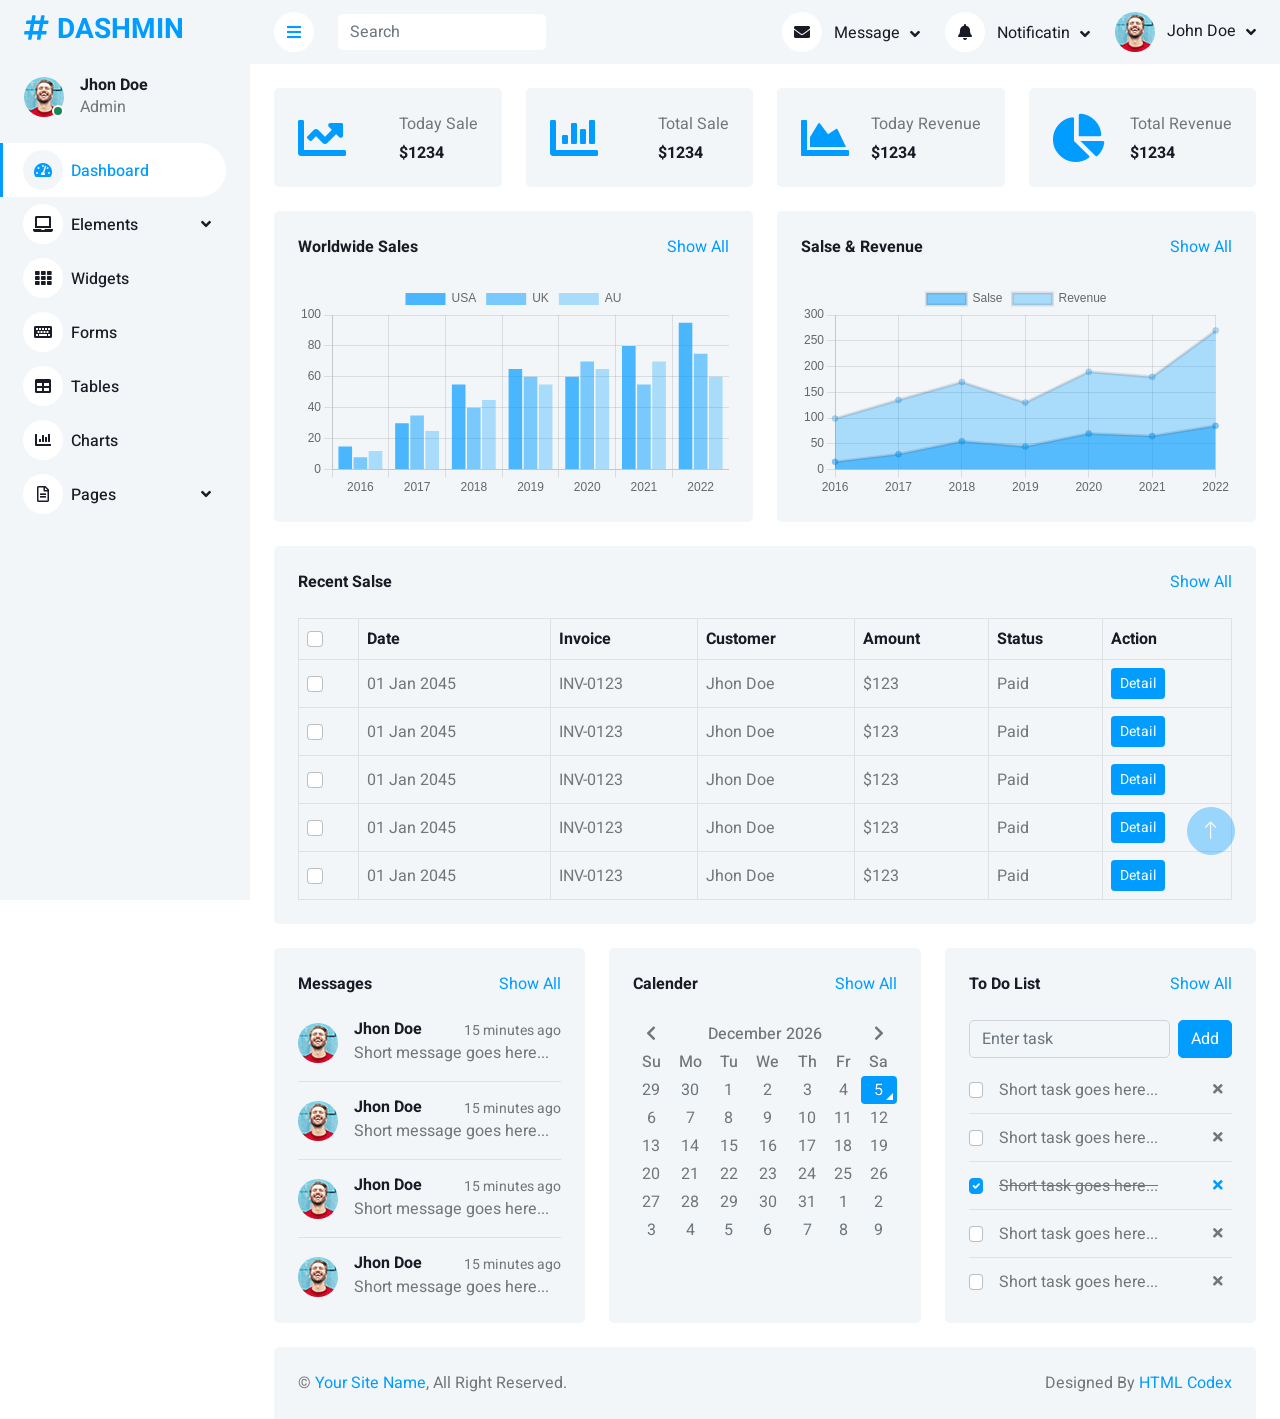
<file: theme/bootstrap-admin-template-free/index.html>
<!DOCTYPE html>
<html lang="en">

<head>
    <meta charset="utf-8">
    <title>DASHMIN - Bootstrap Admin Template</title>
    <meta content="width=device-width, initial-scale=1.0" name="viewport">
    <meta content="" name="keywords">
    <meta content="" name="description">

    <!-- Favicon -->
    <link href="img/favicon.ico" rel="icon">

    <!-- Google Web Fonts -->
    <link rel="preconnect" href="https://fonts.googleapis.com">
    <link rel="preconnect" href="https://fonts.gstatic.com" crossorigin>
    <link href="https://fonts.googleapis.com/css2?family=Heebo:wght@400;500;600;700&display=swap" rel="stylesheet">
    
    <!-- Icon Font Stylesheet -->
    <link href="https://cdnjs.cloudflare.com/ajax/libs/font-awesome/5.10.0/css/all.min.css" rel="stylesheet">
    <link href="https://cdn.jsdelivr.net/npm/bootstrap-icons@1.4.1/font/bootstrap-icons.css" rel="stylesheet">

    <!-- Libraries Stylesheet -->
    <link href="lib/owlcarousel/assets/owl.carousel.min.css" rel="stylesheet">
    <link href="lib/tempusdominus/css/tempusdominus-bootstrap-4.min.css" rel="stylesheet" />

    <!-- Customized Bootstrap Stylesheet -->
    <link href="css/bootstrap.min.css" rel="stylesheet">

    <!-- Template Stylesheet -->
    <link href="css/style.css" rel="stylesheet">
</head>

<body>
    <div class="container-fluid position-relative bg-white d-flex p-0">
        <!-- Spinner Start -->
        <div id="spinner" class="show bg-white position-fixed translate-middle w-100 vh-100 top-50 start-50 d-flex align-items-center justify-content-center">
            <div class="spinner-border text-primary" style="width: 3rem; height: 3rem;" role="status">
                <span class="sr-only">Loading...</span>
            </div>
        </div>
        <!-- Spinner End -->


        <!-- Sidebar Start -->
        <div class="sidebar pe-4 pb-3">
            <nav class="navbar bg-light navbar-light">
                <a href="index.html" class="navbar-brand mx-4 mb-3">
                    <h3 class="text-primary"><i class="fa fa-hashtag me-2"></i>DASHMIN</h3>
                </a>
                <div class="d-flex align-items-center ms-4 mb-4">
                    <div class="position-relative">
                        <img class="rounded-circle" src="img/user.jpg" alt="" style="width: 40px; height: 40px;">
                        <div class="bg-success rounded-circle border border-2 border-white position-absolute end-0 bottom-0 p-1"></div>
                    </div>
                    <div class="ms-3">
                        <h6 class="mb-0">Jhon Doe</h6>
                        <span>Admin</span>
                    </div>
                </div>
                <div class="navbar-nav w-100">
                    <a href="index.html" class="nav-item nav-link active"><i class="fa fa-tachometer-alt me-2"></i>Dashboard</a>
                    <div class="nav-item dropdown">
                        <a href="#" class="nav-link dropdown-toggle" data-bs-toggle="dropdown"><i class="fa fa-laptop me-2"></i>Elements</a>
                        <div class="dropdown-menu bg-transparent border-0">
                            <a href="button.html" class="dropdown-item">Buttons</a>
                            <a href="typography.html" class="dropdown-item">Typography</a>
                            <a href="element.html" class="dropdown-item">Other Elements</a>
                        </div>
                    </div>
                    <a href="widget.html" class="nav-item nav-link"><i class="fa fa-th me-2"></i>Widgets</a>
                    <a href="form.html" class="nav-item nav-link"><i class="fa fa-keyboard me-2"></i>Forms</a>
                    <a href="table.html" class="nav-item nav-link"><i class="fa fa-table me-2"></i>Tables</a>
                    <a href="chart.html" class="nav-item nav-link"><i class="fa fa-chart-bar me-2"></i>Charts</a>
                    <div class="nav-item dropdown">
                        <a href="#" class="nav-link dropdown-toggle" data-bs-toggle="dropdown"><i class="far fa-file-alt me-2"></i>Pages</a>
                        <div class="dropdown-menu bg-transparent border-0">
                            <a href="signin.html" class="dropdown-item">Sign In</a>
                            <a href="signup.html" class="dropdown-item">Sign Up</a>
                            <a href="404.html" class="dropdown-item">404 Error</a>
                            <a href="blank.html" class="dropdown-item">Blank Page</a>
                        </div>
                    </div>
                </div>
            </nav>
        </div>
        <!-- Sidebar End -->


        <!-- Content Start -->
        <div class="content">
            <!-- Navbar Start -->
            <nav class="navbar navbar-expand bg-light navbar-light sticky-top px-4 py-0">
                <a href="index.html" class="navbar-brand d-flex d-lg-none me-4">
                    <h2 class="text-primary mb-0"><i class="fa fa-hashtag"></i></h2>
                </a>
                <a href="#" class="sidebar-toggler flex-shrink-0">
                    <i class="fa fa-bars"></i>
                </a>
                <form class="d-none d-md-flex ms-4">
                    <input class="form-control border-0" type="search" placeholder="Search">
                </form>
                <div class="navbar-nav align-items-center ms-auto">
                    <div class="nav-item dropdown">
                        <a href="#" class="nav-link dropdown-toggle" data-bs-toggle="dropdown">
                            <i class="fa fa-envelope me-lg-2"></i>
                            <span class="d-none d-lg-inline-flex">Message</span>
                        </a>
                        <div class="dropdown-menu dropdown-menu-end bg-light border-0 rounded-0 rounded-bottom m-0">
                            <a href="#" class="dropdown-item">
                                <div class="d-flex align-items-center">
                                    <img class="rounded-circle" src="img/user.jpg" alt="" style="width: 40px; height: 40px;">
                                    <div class="ms-2">
                                        <h6 class="fw-normal mb-0">Jhon send you a message</h6>
                                        <small>15 minutes ago</small>
                                    </div>
                                </div>
                            </a>
                            <hr class="dropdown-divider">
                            <a href="#" class="dropdown-item">
                                <div class="d-flex align-items-center">
                                    <img class="rounded-circle" src="img/user.jpg" alt="" style="width: 40px; height: 40px;">
                                    <div class="ms-2">
                                        <h6 class="fw-normal mb-0">Jhon send you a message</h6>
                                        <small>15 minutes ago</small>
                                    </div>
                                </div>
                            </a>
                            <hr class="dropdown-divider">
                            <a href="#" class="dropdown-item">
                                <div class="d-flex align-items-center">
                                    <img class="rounded-circle" src="img/user.jpg" alt="" style="width: 40px; height: 40px;">
                                    <div class="ms-2">
                                        <h6 class="fw-normal mb-0">Jhon send you a message</h6>
                                        <small>15 minutes ago</small>
                                    </div>
                                </div>
                            </a>
                            <hr class="dropdown-divider">
                            <a href="#" class="dropdown-item text-center">See all message</a>
                        </div>
                    </div>
                    <div class="nav-item dropdown">
                        <a href="#" class="nav-link dropdown-toggle" data-bs-toggle="dropdown">
                            <i class="fa fa-bell me-lg-2"></i>
                            <span class="d-none d-lg-inline-flex">Notificatin</span>
                        </a>
                        <div class="dropdown-menu dropdown-menu-end bg-light border-0 rounded-0 rounded-bottom m-0">
                            <a href="#" class="dropdown-item">
                                <h6 class="fw-normal mb-0">Profile updated</h6>
                                <small>15 minutes ago</small>
                            </a>
                            <hr class="dropdown-divider">
                            <a href="#" class="dropdown-item">
                                <h6 class="fw-normal mb-0">New user added</h6>
                                <small>15 minutes ago</small>
                            </a>
                            <hr class="dropdown-divider">
                            <a href="#" class="dropdown-item">
                                <h6 class="fw-normal mb-0">Password changed</h6>
                                <small>15 minutes ago</small>
                            </a>
                            <hr class="dropdown-divider">
                            <a href="#" class="dropdown-item text-center">See all notifications</a>
                        </div>
                    </div>
                    <div class="nav-item dropdown">
                        <a href="#" class="nav-link dropdown-toggle" data-bs-toggle="dropdown">
                            <img class="rounded-circle me-lg-2" src="img/user.jpg" alt="" style="width: 40px; height: 40px;">
                            <span class="d-none d-lg-inline-flex">John Doe</span>
                        </a>
                        <div class="dropdown-menu dropdown-menu-end bg-light border-0 rounded-0 rounded-bottom m-0">
                            <a href="#" class="dropdown-item">My Profile</a>
                            <a href="#" class="dropdown-item">Settings</a>
                            <a href="#" class="dropdown-item">Log Out</a>
                        </div>
                    </div>
                </div>
            </nav>
            <!-- Navbar End -->


            <!-- Sale & Revenue Start -->
            <div class="container-fluid pt-4 px-4">
                <div class="row g-4">
                    <div class="col-sm-6 col-xl-3">
                        <div class="bg-light rounded d-flex align-items-center justify-content-between p-4">
                            <i class="fa fa-chart-line fa-3x text-primary"></i>
                            <div class="ms-3">
                                <p class="mb-2">Today Sale</p>
                                <h6 class="mb-0">$1234</h6>
                            </div>
                        </div>
                    </div>
                    <div class="col-sm-6 col-xl-3">
                        <div class="bg-light rounded d-flex align-items-center justify-content-between p-4">
                            <i class="fa fa-chart-bar fa-3x text-primary"></i>
                            <div class="ms-3">
                                <p class="mb-2">Total Sale</p>
                                <h6 class="mb-0">$1234</h6>
                            </div>
                        </div>
                    </div>
                    <div class="col-sm-6 col-xl-3">
                        <div class="bg-light rounded d-flex align-items-center justify-content-between p-4">
                            <i class="fa fa-chart-area fa-3x text-primary"></i>
                            <div class="ms-3">
                                <p class="mb-2">Today Revenue</p>
                                <h6 class="mb-0">$1234</h6>
                            </div>
                        </div>
                    </div>
                    <div class="col-sm-6 col-xl-3">
                        <div class="bg-light rounded d-flex align-items-center justify-content-between p-4">
                            <i class="fa fa-chart-pie fa-3x text-primary"></i>
                            <div class="ms-3">
                                <p class="mb-2">Total Revenue</p>
                                <h6 class="mb-0">$1234</h6>
                            </div>
                        </div>
                    </div>
                </div>
            </div>
            <!-- Sale & Revenue End -->


            <!-- Sales Chart Start -->
            <div class="container-fluid pt-4 px-4">
                <div class="row g-4">
                    <div class="col-sm-12 col-xl-6">
                        <div class="bg-light text-center rounded p-4">
                            <div class="d-flex align-items-center justify-content-between mb-4">
                                <h6 class="mb-0">Worldwide Sales</h6>
                                <a href="">Show All</a>
                            </div>
                            <canvas id="worldwide-sales"></canvas>
                        </div>
                    </div>
                    <div class="col-sm-12 col-xl-6">
                        <div class="bg-light text-center rounded p-4">
                            <div class="d-flex align-items-center justify-content-between mb-4">
                                <h6 class="mb-0">Salse & Revenue</h6>
                                <a href="">Show All</a>
                            </div>
                            <canvas id="salse-revenue"></canvas>
                        </div>
                    </div>
                </div>
            </div>
            <!-- Sales Chart End -->


            <!-- Recent Sales Start -->
            <div class="container-fluid pt-4 px-4">
                <div class="bg-light text-center rounded p-4">
                    <div class="d-flex align-items-center justify-content-between mb-4">
                        <h6 class="mb-0">Recent Salse</h6>
                        <a href="">Show All</a>
                    </div>
                    <div class="table-responsive">
                        <table class="table text-start align-middle table-bordered table-hover mb-0">
                            <thead>
                                <tr class="text-dark">
                                    <th scope="col"><input class="form-check-input" type="checkbox"></th>
                                    <th scope="col">Date</th>
                                    <th scope="col">Invoice</th>
                                    <th scope="col">Customer</th>
                                    <th scope="col">Amount</th>
                                    <th scope="col">Status</th>
                                    <th scope="col">Action</th>
                                </tr>
                            </thead>
                            <tbody>
                                <tr>
                                    <td><input class="form-check-input" type="checkbox"></td>
                                    <td>01 Jan 2045</td>
                                    <td>INV-0123</td>
                                    <td>Jhon Doe</td>
                                    <td>$123</td>
                                    <td>Paid</td>
                                    <td><a class="btn btn-sm btn-primary" href="">Detail</a></td>
                                </tr>
                                <tr>
                                    <td><input class="form-check-input" type="checkbox"></td>
                                    <td>01 Jan 2045</td>
                                    <td>INV-0123</td>
                                    <td>Jhon Doe</td>
                                    <td>$123</td>
                                    <td>Paid</td>
                                    <td><a class="btn btn-sm btn-primary" href="">Detail</a></td>
                                </tr>
                                <tr>
                                    <td><input class="form-check-input" type="checkbox"></td>
                                    <td>01 Jan 2045</td>
                                    <td>INV-0123</td>
                                    <td>Jhon Doe</td>
                                    <td>$123</td>
                                    <td>Paid</td>
                                    <td><a class="btn btn-sm btn-primary" href="">Detail</a></td>
                                </tr>
                                <tr>
                                    <td><input class="form-check-input" type="checkbox"></td>
                                    <td>01 Jan 2045</td>
                                    <td>INV-0123</td>
                                    <td>Jhon Doe</td>
                                    <td>$123</td>
                                    <td>Paid</td>
                                    <td><a class="btn btn-sm btn-primary" href="">Detail</a></td>
                                </tr>
                                <tr>
                                    <td><input class="form-check-input" type="checkbox"></td>
                                    <td>01 Jan 2045</td>
                                    <td>INV-0123</td>
                                    <td>Jhon Doe</td>
                                    <td>$123</td>
                                    <td>Paid</td>
                                    <td><a class="btn btn-sm btn-primary" href="">Detail</a></td>
                                </tr>
                            </tbody>
                        </table>
                    </div>
                </div>
            </div>
            <!-- Recent Sales End -->


            <!-- Widgets Start -->
            <div class="container-fluid pt-4 px-4">
                <div class="row g-4">
                    <div class="col-sm-12 col-md-6 col-xl-4">
                        <div class="h-100 bg-light rounded p-4">
                            <div class="d-flex align-items-center justify-content-between mb-2">
                                <h6 class="mb-0">Messages</h6>
                                <a href="">Show All</a>
                            </div>
                            <div class="d-flex align-items-center border-bottom py-3">
                                <img class="rounded-circle flex-shrink-0" src="img/user.jpg" alt="" style="width: 40px; height: 40px;">
                                <div class="w-100 ms-3">
                                    <div class="d-flex w-100 justify-content-between">
                                        <h6 class="mb-0">Jhon Doe</h6>
                                        <small>15 minutes ago</small>
                                    </div>
                                    <span>Short message goes here...</span>
                                </div>
                            </div>
                            <div class="d-flex align-items-center border-bottom py-3">
                                <img class="rounded-circle flex-shrink-0" src="img/user.jpg" alt="" style="width: 40px; height: 40px;">
                                <div class="w-100 ms-3">
                                    <div class="d-flex w-100 justify-content-between">
                                        <h6 class="mb-0">Jhon Doe</h6>
                                        <small>15 minutes ago</small>
                                    </div>
                                    <span>Short message goes here...</span>
                                </div>
                            </div>
                            <div class="d-flex align-items-center border-bottom py-3">
                                <img class="rounded-circle flex-shrink-0" src="img/user.jpg" alt="" style="width: 40px; height: 40px;">
                                <div class="w-100 ms-3">
                                    <div class="d-flex w-100 justify-content-between">
                                        <h6 class="mb-0">Jhon Doe</h6>
                                        <small>15 minutes ago</small>
                                    </div>
                                    <span>Short message goes here...</span>
                                </div>
                            </div>
                            <div class="d-flex align-items-center pt-3">
                                <img class="rounded-circle flex-shrink-0" src="img/user.jpg" alt="" style="width: 40px; height: 40px;">
                                <div class="w-100 ms-3">
                                    <div class="d-flex w-100 justify-content-between">
                                        <h6 class="mb-0">Jhon Doe</h6>
                                        <small>15 minutes ago</small>
                                    </div>
                                    <span>Short message goes here...</span>
                                </div>
                            </div>
                        </div>
                    </div>
                    <div class="col-sm-12 col-md-6 col-xl-4">
                        <div class="h-100 bg-light rounded p-4">
                            <div class="d-flex align-items-center justify-content-between mb-4">
                                <h6 class="mb-0">Calender</h6>
                                <a href="">Show All</a>
                            </div>
                            <div id="calender"></div>
                        </div>
                    </div>
                    <div class="col-sm-12 col-md-6 col-xl-4">
                        <div class="h-100 bg-light rounded p-4">
                            <div class="d-flex align-items-center justify-content-between mb-4">
                                <h6 class="mb-0">To Do List</h6>
                                <a href="">Show All</a>
                            </div>
                            <div class="d-flex mb-2">
                                <input class="form-control bg-transparent" type="text" placeholder="Enter task">
                                <button type="button" class="btn btn-primary ms-2">Add</button>
                            </div>
                            <div class="d-flex align-items-center border-bottom py-2">
                                <input class="form-check-input m-0" type="checkbox">
                                <div class="w-100 ms-3">
                                    <div class="d-flex w-100 align-items-center justify-content-between">
                                        <span>Short task goes here...</span>
                                        <button class="btn btn-sm"><i class="fa fa-times"></i></button>
                                    </div>
                                </div>
                            </div>
                            <div class="d-flex align-items-center border-bottom py-2">
                                <input class="form-check-input m-0" type="checkbox">
                                <div class="w-100 ms-3">
                                    <div class="d-flex w-100 align-items-center justify-content-between">
                                        <span>Short task goes here...</span>
                                        <button class="btn btn-sm"><i class="fa fa-times"></i></button>
                                    </div>
                                </div>
                            </div>
                            <div class="d-flex align-items-center border-bottom py-2">
                                <input class="form-check-input m-0" type="checkbox" checked>
                                <div class="w-100 ms-3">
                                    <div class="d-flex w-100 align-items-center justify-content-between">
                                        <span><del>Short task goes here...</del></span>
                                        <button class="btn btn-sm text-primary"><i class="fa fa-times"></i></button>
                                    </div>
                                </div>
                            </div>
                            <div class="d-flex align-items-center border-bottom py-2">
                                <input class="form-check-input m-0" type="checkbox">
                                <div class="w-100 ms-3">
                                    <div class="d-flex w-100 align-items-center justify-content-between">
                                        <span>Short task goes here...</span>
                                        <button class="btn btn-sm"><i class="fa fa-times"></i></button>
                                    </div>
                                </div>
                            </div>
                            <div class="d-flex align-items-center pt-2">
                                <input class="form-check-input m-0" type="checkbox">
                                <div class="w-100 ms-3">
                                    <div class="d-flex w-100 align-items-center justify-content-between">
                                        <span>Short task goes here...</span>
                                        <button class="btn btn-sm"><i class="fa fa-times"></i></button>
                                    </div>
                                </div>
                            </div>
                        </div>
                    </div>
                </div>
            </div>
            <!-- Widgets End -->


            <!-- Footer Start -->
            <div class="container-fluid pt-4 px-4">
                <div class="bg-light rounded-top p-4">
                    <div class="row">
                        <div class="col-12 col-sm-6 text-center text-sm-start">
                            &copy; <a href="#">Your Site Name</a>, All Right Reserved. 
                        </div>
                        <div class="col-12 col-sm-6 text-center text-sm-end">
                            <!--/*** This template is free as long as you keep the footer author’s credit link/attribution link/backlink. If you'd like to use the template without the footer author’s credit link/attribution link/backlink, you can purchase the Credit Removal License from "https://htmlcodex.com/credit-removal". Thank you for your support. ***/-->
                            Designed By <a href="https://htmlcodex.com">HTML Codex</a>
                        </div>
                    </div>
                </div>
            </div>
            <!-- Footer End -->
        </div>
        <!-- Content End -->


        <!-- Back to Top -->
        <a href="#" class="btn btn-lg btn-primary btn-lg-square back-to-top"><i class="bi bi-arrow-up"></i></a>
    </div>

    <!-- JavaScript Libraries -->
    <script src="https://code.jquery.com/jquery-3.4.1.min.js"></script>
    <script src="https://cdn.jsdelivr.net/npm/bootstrap@5.0.0/dist/js/bootstrap.bundle.min.js"></script>
    <script src="lib/chart/chart.min.js"></script>
    <script src="lib/easing/easing.min.js"></script>
    <script src="lib/waypoints/waypoints.min.js"></script>
    <script src="lib/owlcarousel/owl.carousel.min.js"></script>
    <script src="lib/tempusdominus/js/moment.min.js"></script>
    <script src="lib/tempusdominus/js/moment-timezone.min.js"></script>
    <script src="lib/tempusdominus/js/tempusdominus-bootstrap-4.min.js"></script>

    <!-- Template Javascript -->
    <script src="js/main.js"></script>
</body>

</html>
</file>
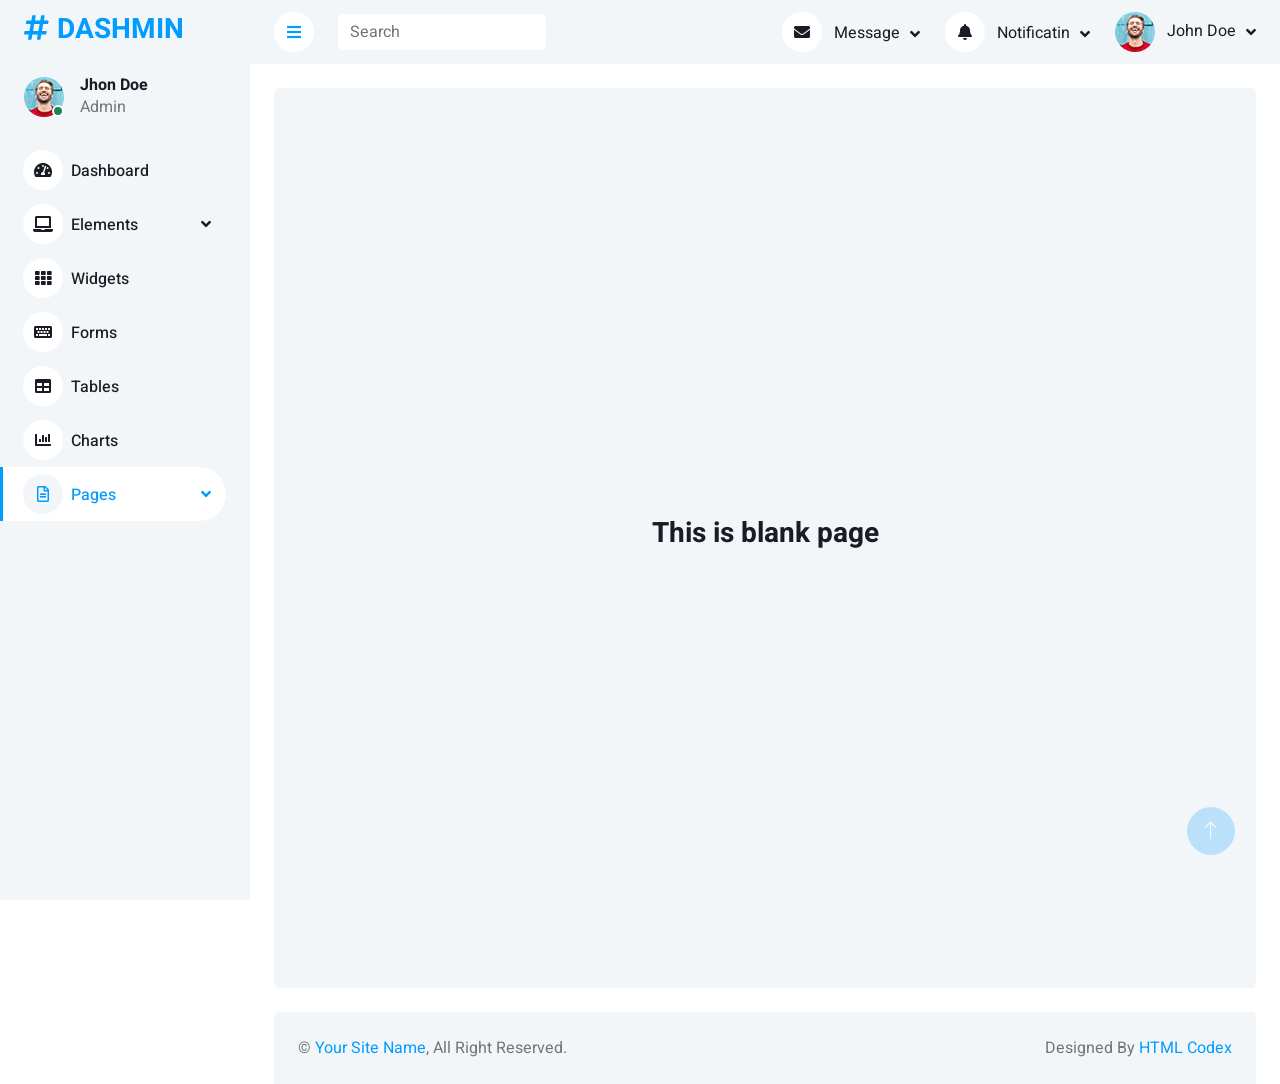
<file: theme/bootstrap-admin-template-free/blank.html>
<!DOCTYPE html>
<html lang="en">

<head>
    <meta charset="utf-8">
    <title>DASHMIN - Bootstrap Admin Template</title>
    <meta content="width=device-width, initial-scale=1.0" name="viewport">
    <meta content="" name="keywords">
    <meta content="" name="description">

    <!-- Favicon -->
    <link href="img/favicon.ico" rel="icon">

    <!-- Google Web Fonts -->
    <link rel="preconnect" href="https://fonts.googleapis.com">
    <link rel="preconnect" href="https://fonts.gstatic.com" crossorigin>
    <link href="https://fonts.googleapis.com/css2?family=Heebo:wght@400;500;600;700&display=swap" rel="stylesheet">
    
    <!-- Icon Font Stylesheet -->
    <link href="https://cdnjs.cloudflare.com/ajax/libs/font-awesome/5.10.0/css/all.min.css" rel="stylesheet">
    <link href="https://cdn.jsdelivr.net/npm/bootstrap-icons@1.4.1/font/bootstrap-icons.css" rel="stylesheet">

    <!-- Libraries Stylesheet -->
    <link href="lib/owlcarousel/assets/owl.carousel.min.css" rel="stylesheet">
    <link href="lib/tempusdominus/css/tempusdominus-bootstrap-4.min.css" rel="stylesheet" />

    <!-- Customized Bootstrap Stylesheet -->
    <link href="css/bootstrap.min.css" rel="stylesheet">

    <!-- Template Stylesheet -->
    <link href="css/style.css" rel="stylesheet">
</head>

<body>
    <div class="container-fluid position-relative bg-white d-flex p-0">
        <!-- Spinner Start -->
        <div id="spinner" class="show bg-white position-fixed translate-middle w-100 vh-100 top-50 start-50 d-flex align-items-center justify-content-center">
            <div class="spinner-border text-primary" style="width: 3rem; height: 3rem;" role="status">
                <span class="sr-only">Loading...</span>
            </div>
        </div>
        <!-- Spinner End -->


        <!-- Sidebar Start -->
        <div class="sidebar pe-4 pb-3">
            <nav class="navbar bg-light navbar-light">
                <a href="index.html" class="navbar-brand mx-4 mb-3">
                    <h3 class="text-primary"><i class="fa fa-hashtag me-2"></i>DASHMIN</h3>
                </a>
                <div class="d-flex align-items-center ms-4 mb-4">
                    <div class="position-relative">
                        <img class="rounded-circle" src="img/user.jpg" alt="" style="width: 40px; height: 40px;">
                        <div class="bg-success rounded-circle border border-2 border-white position-absolute end-0 bottom-0 p-1"></div>
                    </div>
                    <div class="ms-3">
                        <h6 class="mb-0">Jhon Doe</h6>
                        <span>Admin</span>
                    </div>
                </div>
                <div class="navbar-nav w-100">
                    <a href="index.html" class="nav-item nav-link"><i class="fa fa-tachometer-alt me-2"></i>Dashboard</a>
                    <div class="nav-item dropdown">
                        <a href="#" class="nav-link dropdown-toggle" data-bs-toggle="dropdown"><i class="fa fa-laptop me-2"></i>Elements</a>
                        <div class="dropdown-menu bg-transparent border-0">
                            <a href="button.html" class="dropdown-item">Buttons</a>
                            <a href="typography.html" class="dropdown-item">Typography</a>
                            <a href="element.html" class="dropdown-item">Other Elements</a>
                        </div>
                    </div>
                    <a href="widget.html" class="nav-item nav-link"><i class="fa fa-th me-2"></i>Widgets</a>
                    <a href="form.html" class="nav-item nav-link"><i class="fa fa-keyboard me-2"></i>Forms</a>
                    <a href="table.html" class="nav-item nav-link"><i class="fa fa-table me-2"></i>Tables</a>
                    <a href="chart.html" class="nav-item nav-link"><i class="fa fa-chart-bar me-2"></i>Charts</a>
                    <div class="nav-item dropdown">
                        <a href="#" class="nav-link dropdown-toggle active" data-bs-toggle="dropdown"><i class="far fa-file-alt me-2"></i>Pages</a>
                        <div class="dropdown-menu bg-transparent border-0">
                            <a href="signin.html" class="dropdown-item">Sign In</a>
                            <a href="signup.html" class="dropdown-item">Sign Up</a>
                            <a href="404.html" class="dropdown-item">404 Error</a>
                            <a href="blank.html" class="dropdown-item active">Blank Page</a>
                        </div>
                    </div>
                </div>
            </nav>
        </div>
        <!-- Sidebar End -->


        <!-- Content Start -->
        <div class="content">
            <!-- Navbar Start -->
            <nav class="navbar navbar-expand bg-light navbar-light sticky-top px-4 py-0">
                <a href="index.html" class="navbar-brand d-flex d-lg-none me-4">
                    <h2 class="text-primary mb-0"><i class="fa fa-hashtag"></i></h2>
                </a>
                <a href="#" class="sidebar-toggler flex-shrink-0">
                    <i class="fa fa-bars"></i>
                </a>
                <form class="d-none d-md-flex ms-4">
                    <input class="form-control border-0" type="search" placeholder="Search">
                </form>
                <div class="navbar-nav align-items-center ms-auto">
                    <div class="nav-item dropdown">
                        <a href="#" class="nav-link dropdown-toggle" data-bs-toggle="dropdown">
                            <i class="fa fa-envelope me-lg-2"></i>
                            <span class="d-none d-lg-inline-flex">Message</span>
                        </a>
                        <div class="dropdown-menu dropdown-menu-end bg-light border-0 rounded-0 rounded-bottom m-0">
                            <a href="#" class="dropdown-item">
                                <div class="d-flex align-items-center">
                                    <img class="rounded-circle" src="img/user.jpg" alt="" style="width: 40px; height: 40px;">
                                    <div class="ms-2">
                                        <h6 class="fw-normal mb-0">Jhon send you a message</h6>
                                        <small>15 minutes ago</small>
                                    </div>
                                </div>
                            </a>
                            <hr class="dropdown-divider">
                            <a href="#" class="dropdown-item">
                                <div class="d-flex align-items-center">
                                    <img class="rounded-circle" src="img/user.jpg" alt="" style="width: 40px; height: 40px;">
                                    <div class="ms-2">
                                        <h6 class="fw-normal mb-0">Jhon send you a message</h6>
                                        <small>15 minutes ago</small>
                                    </div>
                                </div>
                            </a>
                            <hr class="dropdown-divider">
                            <a href="#" class="dropdown-item">
                                <div class="d-flex align-items-center">
                                    <img class="rounded-circle" src="img/user.jpg" alt="" style="width: 40px; height: 40px;">
                                    <div class="ms-2">
                                        <h6 class="fw-normal mb-0">Jhon send you a message</h6>
                                        <small>15 minutes ago</small>
                                    </div>
                                </div>
                            </a>
                            <hr class="dropdown-divider">
                            <a href="#" class="dropdown-item text-center">See all message</a>
                        </div>
                    </div>
                    <div class="nav-item dropdown">
                        <a href="#" class="nav-link dropdown-toggle" data-bs-toggle="dropdown">
                            <i class="fa fa-bell me-lg-2"></i>
                            <span class="d-none d-lg-inline-flex">Notificatin</span>
                        </a>
                        <div class="dropdown-menu dropdown-menu-end bg-light border-0 rounded-0 rounded-bottom m-0">
                            <a href="#" class="dropdown-item">
                                <h6 class="fw-normal mb-0">Profile updated</h6>
                                <small>15 minutes ago</small>
                            </a>
                            <hr class="dropdown-divider">
                            <a href="#" class="dropdown-item">
                                <h6 class="fw-normal mb-0">New user added</h6>
                                <small>15 minutes ago</small>
                            </a>
                            <hr class="dropdown-divider">
                            <a href="#" class="dropdown-item">
                                <h6 class="fw-normal mb-0">Password changed</h6>
                                <small>15 minutes ago</small>
                            </a>
                            <hr class="dropdown-divider">
                            <a href="#" class="dropdown-item text-center">See all notifications</a>
                        </div>
                    </div>
                    <div class="nav-item dropdown">
                        <a href="#" class="nav-link dropdown-toggle" data-bs-toggle="dropdown">
                            <img class="rounded-circle me-lg-2" src="img/user.jpg" alt="" style="width: 40px; height: 40px;">
                            <span class="d-none d-lg-inline-flex">John Doe</span>
                        </a>
                        <div class="dropdown-menu dropdown-menu-end bg-light border-0 rounded-0 rounded-bottom m-0">
                            <a href="#" class="dropdown-item">My Profile</a>
                            <a href="#" class="dropdown-item">Settings</a>
                            <a href="#" class="dropdown-item">Log Out</a>
                        </div>
                    </div>
                </div>
            </nav>
            <!-- Navbar End -->


            <!-- Blank Start -->
            <div class="container-fluid pt-4 px-4">
                <div class="row vh-100 bg-light rounded align-items-center justify-content-center mx-0">
                    <div class="col-md-6 text-center">
                        <h3>This is blank page</h3>
                    </div>
                </div>
            </div>
            <!-- Blank End -->


            <!-- Footer Start -->
            <div class="container-fluid pt-4 px-4">
                <div class="bg-light rounded-top p-4">
                    <div class="row">
                        <div class="col-12 col-sm-6 text-center text-sm-start">
                            &copy; <a href="#">Your Site Name</a>, All Right Reserved. 
                        </div>
                        <div class="col-12 col-sm-6 text-center text-sm-end">
                            <!--/*** This template is free as long as you keep the footer author’s credit link/attribution link/backlink. If you'd like to use the template without the footer author’s credit link/attribution link/backlink, you can purchase the Credit Removal License from "https://htmlcodex.com/credit-removal". Thank you for your support. ***/-->
                            Designed By <a href="https://htmlcodex.com">HTML Codex</a>
                        </div>
                    </div>
                </div>
            </div>
            <!-- Footer End -->
        </div>
        <!-- Content End -->


        <!-- Back to Top -->
        <a href="#" class="btn btn-lg btn-primary btn-lg-square back-to-top"><i class="bi bi-arrow-up"></i></a>
    </div>

    <!-- JavaScript Libraries -->
    <script src="https://code.jquery.com/jquery-3.4.1.min.js"></script>
    <script src="https://cdn.jsdelivr.net/npm/bootstrap@5.0.0/dist/js/bootstrap.bundle.min.js"></script>
    <script src="lib/chart/chart.min.js"></script>
    <script src="lib/easing/easing.min.js"></script>
    <script src="lib/waypoints/waypoints.min.js"></script>
    <script src="lib/owlcarousel/owl.carousel.min.js"></script>
    <script src="lib/tempusdominus/js/moment.min.js"></script>
    <script src="lib/tempusdominus/js/moment-timezone.min.js"></script>
    <script src="lib/tempusdominus/js/tempusdominus-bootstrap-4.min.js"></script>

    <!-- Template Javascript -->
    <script src="js/main.js"></script>
</body>

</html>
</file>
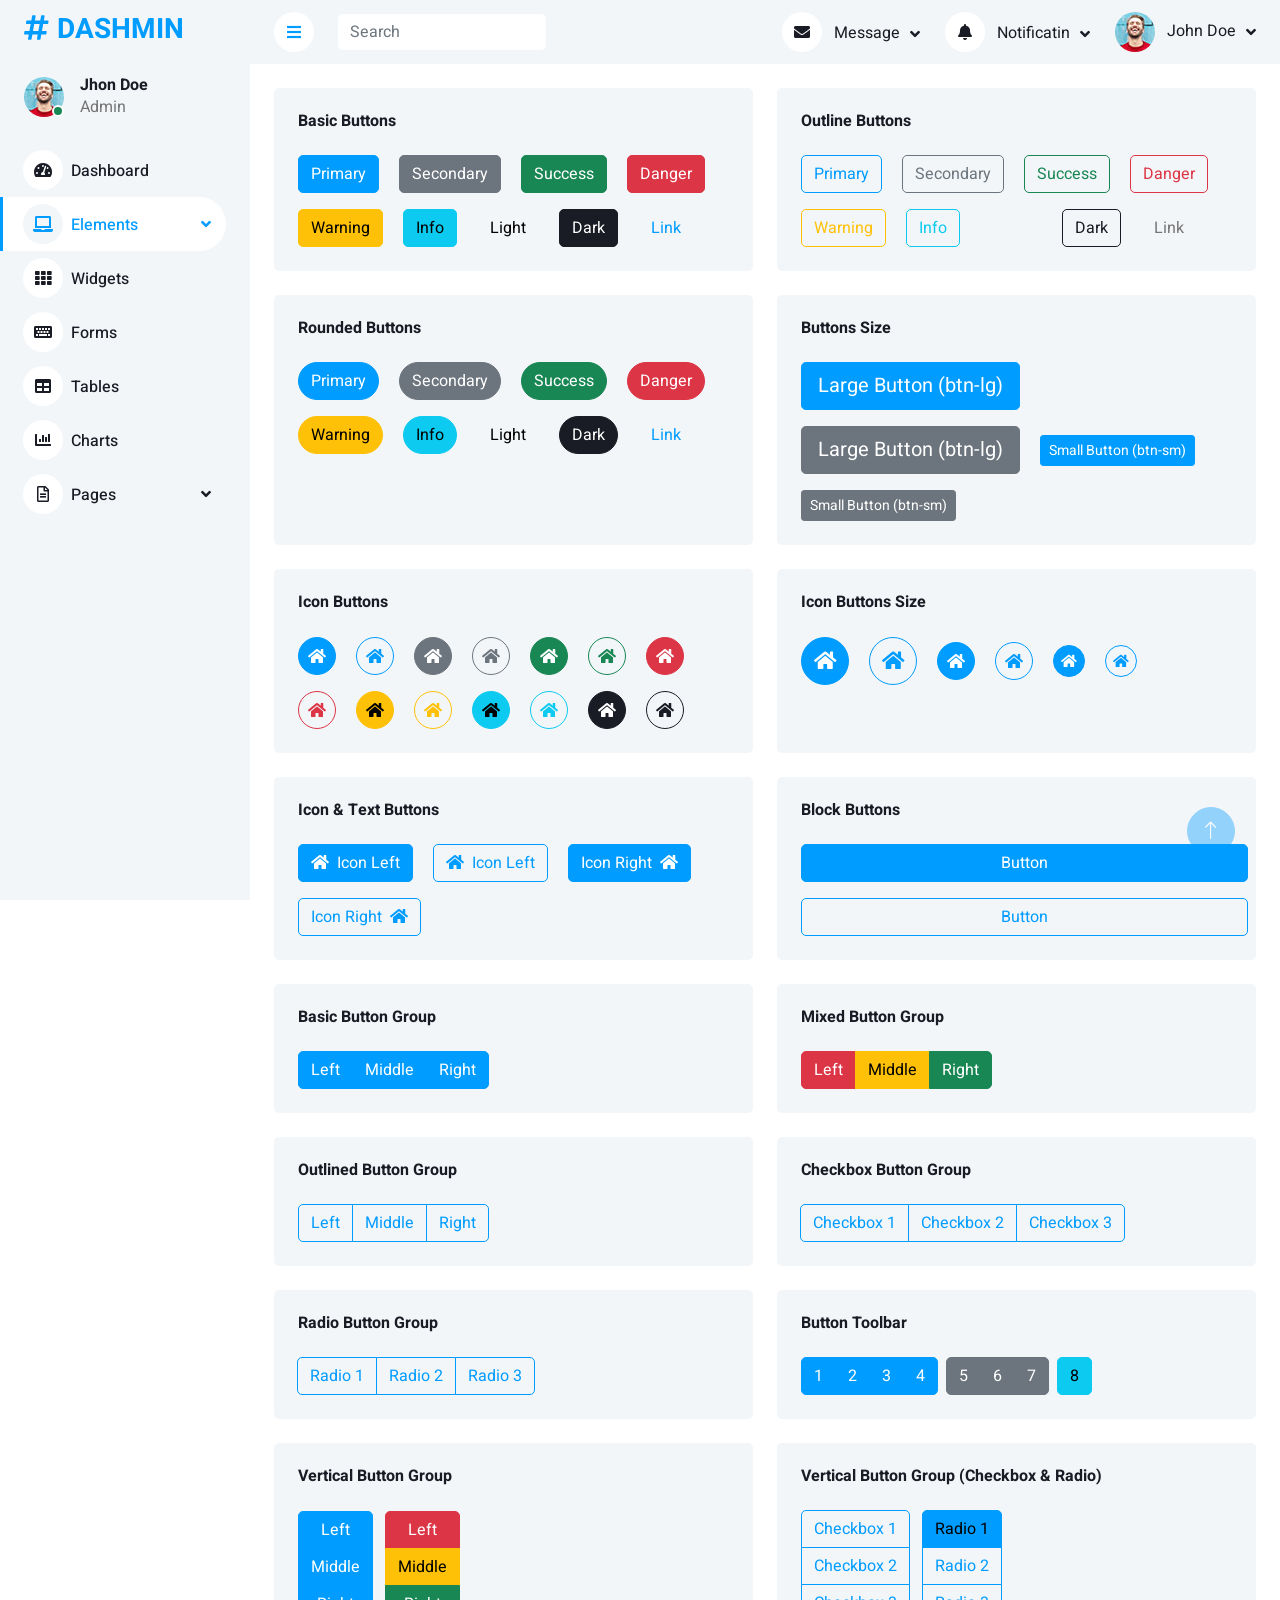
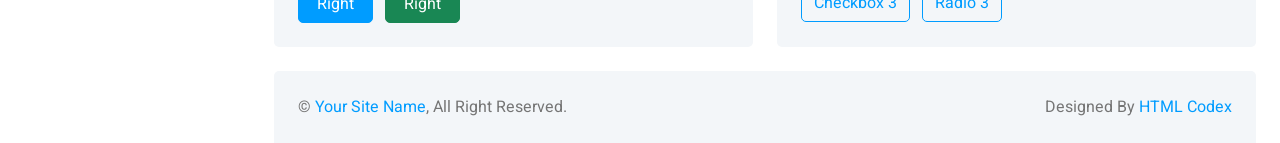
<file: theme/bootstrap-admin-template-free/button.html>
<!DOCTYPE html>
<html lang="en">

<head>
    <meta charset="utf-8">
    <title>DASHMIN - Bootstrap Admin Template</title>
    <meta content="width=device-width, initial-scale=1.0" name="viewport">
    <meta content="" name="keywords">
    <meta content="" name="description">

    <!-- Favicon -->
    <link href="img/favicon.ico" rel="icon">

    <!-- Google Web Fonts -->
    <link rel="preconnect" href="https://fonts.googleapis.com">
    <link rel="preconnect" href="https://fonts.gstatic.com" crossorigin>
    <link href="https://fonts.googleapis.com/css2?family=Heebo:wght@400;500;600;700&display=swap" rel="stylesheet">
    
    <!-- Icon Font Stylesheet -->
    <link href="https://cdnjs.cloudflare.com/ajax/libs/font-awesome/5.10.0/css/all.min.css" rel="stylesheet">
    <link href="https://cdn.jsdelivr.net/npm/bootstrap-icons@1.4.1/font/bootstrap-icons.css" rel="stylesheet">

    <!-- Libraries Stylesheet -->
    <link href="lib/owlcarousel/assets/owl.carousel.min.css" rel="stylesheet">
    <link href="lib/tempusdominus/css/tempusdominus-bootstrap-4.min.css" rel="stylesheet" />

    <!-- Customized Bootstrap Stylesheet -->
    <link href="css/bootstrap.min.css" rel="stylesheet">

    <!-- Template Stylesheet -->
    <link href="css/style.css" rel="stylesheet">
</head>

<body>
    <div class="container-fluid position-relative bg-white d-flex p-0">
        <!-- Spinner Start -->
        <div id="spinner" class="show bg-white position-fixed translate-middle w-100 vh-100 top-50 start-50 d-flex align-items-center justify-content-center">
            <div class="spinner-border text-primary" style="width: 3rem; height: 3rem;" role="status">
                <span class="sr-only">Loading...</span>
            </div>
        </div>
        <!-- Spinner End -->


        <!-- Sidebar Start -->
        <div class="sidebar pe-4 pb-3">
            <nav class="navbar bg-light navbar-light">
                <a href="index.html" class="navbar-brand mx-4 mb-3">
                    <h3 class="text-primary"><i class="fa fa-hashtag me-2"></i>DASHMIN</h3>
                </a>
                <div class="d-flex align-items-center ms-4 mb-4">
                    <div class="position-relative">
                        <img class="rounded-circle" src="img/user.jpg" alt="" style="width: 40px; height: 40px;">
                        <div class="bg-success rounded-circle border border-2 border-white position-absolute end-0 bottom-0 p-1"></div>
                    </div>
                    <div class="ms-3">
                        <h6 class="mb-0">Jhon Doe</h6>
                        <span>Admin</span>
                    </div>
                </div>
                <div class="navbar-nav w-100">
                    <a href="index.html" class="nav-item nav-link"><i class="fa fa-tachometer-alt me-2"></i>Dashboard</a>
                    <div class="nav-item dropdown">
                        <a href="#" class="nav-link dropdown-toggle active" data-bs-toggle="dropdown"><i class="fa fa-laptop me-2"></i>Elements</a>
                        <div class="dropdown-menu bg-transparent border-0">
                            <a href="button.html" class="dropdown-item active">Buttons</a>
                            <a href="typography.html" class="dropdown-item">Typography</a>
                            <a href="element.html" class="dropdown-item">Other Elements</a>
                        </div>
                    </div>
                    <a href="widget.html" class="nav-item nav-link"><i class="fa fa-th me-2"></i>Widgets</a>
                    <a href="form.html" class="nav-item nav-link"><i class="fa fa-keyboard me-2"></i>Forms</a>
                    <a href="table.html" class="nav-item nav-link"><i class="fa fa-table me-2"></i>Tables</a>
                    <a href="chart.html" class="nav-item nav-link"><i class="fa fa-chart-bar me-2"></i>Charts</a>
                    <div class="nav-item dropdown">
                        <a href="#" class="nav-link dropdown-toggle" data-bs-toggle="dropdown"><i class="far fa-file-alt me-2"></i>Pages</a>
                        <div class="dropdown-menu bg-transparent border-0">
                            <a href="signin.html" class="dropdown-item">Sign In</a>
                            <a href="signup.html" class="dropdown-item">Sign Up</a>
                            <a href="404.html" class="dropdown-item">404 Error</a>
                            <a href="blank.html" class="dropdown-item">Blank Page</a>
                        </div>
                    </div>
                </div>
            </nav>
        </div>
        <!-- Sidebar End -->


        <!-- Content Start -->
        <div class="content">
            <!-- Navbar Start -->
            <nav class="navbar navbar-expand bg-light navbar-light sticky-top px-4 py-0">
                <a href="index.html" class="navbar-brand d-flex d-lg-none me-4">
                    <h2 class="text-primary mb-0"><i class="fa fa-hashtag"></i></h2>
                </a>
                <a href="#" class="sidebar-toggler flex-shrink-0">
                    <i class="fa fa-bars"></i>
                </a>
                <form class="d-none d-md-flex ms-4">
                    <input class="form-control border-0" type="search" placeholder="Search">
                </form>
                <div class="navbar-nav align-items-center ms-auto">
                    <div class="nav-item dropdown">
                        <a href="#" class="nav-link dropdown-toggle" data-bs-toggle="dropdown">
                            <i class="fa fa-envelope me-lg-2"></i>
                            <span class="d-none d-lg-inline-flex">Message</span>
                        </a>
                        <div class="dropdown-menu dropdown-menu-end bg-light border-0 rounded-0 rounded-bottom m-0">
                            <a href="#" class="dropdown-item">
                                <div class="d-flex align-items-center">
                                    <img class="rounded-circle" src="img/user.jpg" alt="" style="width: 40px; height: 40px;">
                                    <div class="ms-2">
                                        <h6 class="fw-normal mb-0">Jhon send you a message</h6>
                                        <small>15 minutes ago</small>
                                    </div>
                                </div>
                            </a>
                            <hr class="dropdown-divider">
                            <a href="#" class="dropdown-item">
                                <div class="d-flex align-items-center">
                                    <img class="rounded-circle" src="img/user.jpg" alt="" style="width: 40px; height: 40px;">
                                    <div class="ms-2">
                                        <h6 class="fw-normal mb-0">Jhon send you a message</h6>
                                        <small>15 minutes ago</small>
                                    </div>
                                </div>
                            </a>
                            <hr class="dropdown-divider">
                            <a href="#" class="dropdown-item">
                                <div class="d-flex align-items-center">
                                    <img class="rounded-circle" src="img/user.jpg" alt="" style="width: 40px; height: 40px;">
                                    <div class="ms-2">
                                        <h6 class="fw-normal mb-0">Jhon send you a message</h6>
                                        <small>15 minutes ago</small>
                                    </div>
                                </div>
                            </a>
                            <hr class="dropdown-divider">
                            <a href="#" class="dropdown-item text-center">See all message</a>
                        </div>
                    </div>
                    <div class="nav-item dropdown">
                        <a href="#" class="nav-link dropdown-toggle" data-bs-toggle="dropdown">
                            <i class="fa fa-bell me-lg-2"></i>
                            <span class="d-none d-lg-inline-flex">Notificatin</span>
                        </a>
                        <div class="dropdown-menu dropdown-menu-end bg-light border-0 rounded-0 rounded-bottom m-0">
                            <a href="#" class="dropdown-item">
                                <h6 class="fw-normal mb-0">Profile updated</h6>
                                <small>15 minutes ago</small>
                            </a>
                            <hr class="dropdown-divider">
                            <a href="#" class="dropdown-item">
                                <h6 class="fw-normal mb-0">New user added</h6>
                                <small>15 minutes ago</small>
                            </a>
                            <hr class="dropdown-divider">
                            <a href="#" class="dropdown-item">
                                <h6 class="fw-normal mb-0">Password changed</h6>
                                <small>15 minutes ago</small>
                            </a>
                            <hr class="dropdown-divider">
                            <a href="#" class="dropdown-item text-center">See all notifications</a>
                        </div>
                    </div>
                    <div class="nav-item dropdown">
                        <a href="#" class="nav-link dropdown-toggle" data-bs-toggle="dropdown">
                            <img class="rounded-circle me-lg-2" src="img/user.jpg" alt="" style="width: 40px; height: 40px;">
                            <span class="d-none d-lg-inline-flex">John Doe</span>
                        </a>
                        <div class="dropdown-menu dropdown-menu-end bg-light border-0 rounded-0 rounded-bottom m-0">
                            <a href="#" class="dropdown-item">My Profile</a>
                            <a href="#" class="dropdown-item">Settings</a>
                            <a href="#" class="dropdown-item">Log Out</a>
                        </div>
                    </div>
                </div>
            </nav>
            <!-- Navbar End -->


            <!-- Button Start -->
            <div class="container-fluid pt-4 px-4">
                <div class="row g-4">
                    <div class="col-sm-12 col-xl-6">
                        <div class="bg-light rounded h-100 p-4">
                            <h6 class="mb-4">Basic Buttons</h6>
                            <div class="m-n2">
                                <button type="button" class="btn btn-primary m-2">Primary</button>
                                <button type="button" class="btn btn-secondary m-2">Secondary</button>
                                <button type="button" class="btn btn-success m-2">Success</button>
                                <button type="button" class="btn btn-danger m-2">Danger</button>
                                <button type="button" class="btn btn-warning m-2">Warning</button>
                                <button type="button" class="btn btn-info m-2">Info</button>
                                <button type="button" class="btn btn-light m-2">Light</button>
                                <button type="button" class="btn btn-dark m-2">Dark</button>
                                <button type="button" class="btn btn-link m-2">Link</button>
                            </div>
                        </div>
                    </div>
                    <div class="col-sm-12 col-xl-6">
                        <div class="bg-light rounded h-100 p-4">
                            <h6 class="mb-4">Outline Buttons</h6>
                            <div class="m-n2">
                                <button type="button" class="btn btn-outline-primary m-2">Primary</button>
                                <button type="button" class="btn btn-outline-secondary m-2">Secondary</button>
                                <button type="button" class="btn btn-outline-success m-2">Success</button>
                                <button type="button" class="btn btn-outline-danger m-2">Danger</button>
                                <button type="button" class="btn btn-outline-warning m-2">Warning</button>
                                <button type="button" class="btn btn-outline-info m-2">Info</button>
                                <button type="button" class="btn btn-outline-light m-2">Light</button>
                                <button type="button" class="btn btn-outline-dark m-2">Dark</button>
                                <button type="button" class="btn btn-outline-link m-2">Link</button>
                            </div>
                        </div>
                    </div>
                    <div class="col-sm-12 col-xl-6">
                        <div class="bg-light rounded h-100 p-4">
                            <h6 class="mb-4">Rounded Buttons</h6>
                            <div class="m-n2">
                                <button type="button" class="btn btn-primary rounded-pill m-2">Primary</button>
                                <button type="button" class="btn btn-secondary rounded-pill m-2">Secondary</button>
                                <button type="button" class="btn btn-success rounded-pill m-2">Success</button>
                                <button type="button" class="btn btn-danger rounded-pill m-2">Danger</button>
                                <button type="button" class="btn btn-warning rounded-pill m-2">Warning</button>
                                <button type="button" class="btn btn-info rounded-pill m-2">Info</button>
                                <button type="button" class="btn btn-light rounded-pill m-2">Light</button>
                                <button type="button" class="btn btn-dark rounded-pill m-2">Dark</button>
                                <button type="button" class="btn btn-link rounded-pill m-2">Link</button>
                            </div>
                        </div>
                    </div>
                    <div class="col-sm-12 col-xl-6">
                        <div class="bg-light rounded h-100 p-4">
                            <h6 class="mb-4">Buttons Size</h6>
                            <div class="m-n2">
                                <button type="button" class="btn btn-lg btn-primary m-2">Large Button (btn-lg)</button>
                                <button type="button" class="btn btn-lg btn-secondary m-2">Large Button (btn-lg)</button>
                                <button type="button" class="btn btn-sm btn-primary m-2">Small Button (btn-sm)</button>
                                <button type="button" class="btn btn-sm btn-secondary m-2">Small Button (btn-sm)</button>
                            </div>
                        </div>
                    </div>
                    <div class="col-sm-12 col-xl-6">
                        <div class="bg-light rounded h-100 p-4">
                            <h6 class="mb-4">Icon Buttons</h6>
                            <div class="m-n2">
                                <button type="button" class="btn btn-square btn-primary m-2"><i class="fa fa-home"></i></button>
                                <button type="button" class="btn btn-square btn-outline-primary m-2"><i class="fa fa-home"></i></button>
                                <button type="button" class="btn btn-square btn-secondary m-2"><i class="fa fa-home"></i></button>
                                <button type="button" class="btn btn-square btn-outline-secondary m-2"><i class="fa fa-home"></i></button>
                                <button type="button" class="btn btn-square btn-success m-2"><i class="fa fa-home"></i></button>
                                <button type="button" class="btn btn-square btn-outline-success m-2"><i class="fa fa-home"></i></button>
                                <button type="button" class="btn btn-square btn-danger m-2"><i class="fa fa-home"></i></button>
                                <button type="button" class="btn btn-square btn-outline-danger m-2"><i class="fa fa-home"></i></button>
                                <button type="button" class="btn btn-square btn-warning m-2"><i class="fa fa-home"></i></button>
                                <button type="button" class="btn btn-square btn-outline-warning m-2"><i class="fa fa-home"></i></button>
                                <button type="button" class="btn btn-square btn-info m-2"><i class="fa fa-home"></i></button>
                                <button type="button" class="btn btn-square btn-outline-info m-2"><i class="fa fa-home"></i></button>
                                <button type="button" class="btn btn-square btn-dark m-2"><i class="fa fa-home"></i></button>
                                <button type="button" class="btn btn-square btn-outline-dark m-2"><i class="fa fa-home"></i></button>
                            </div>
                        </div>
                    </div>
                    <div class="col-sm-12 col-xl-6">
                        <div class="bg-light rounded h-100 p-4">
                            <h6 class="mb-4">Icon Buttons Size</h6>
                            <div class="m-n2">
                                <button type="button" class="btn btn-lg btn-lg-square btn-primary m-2"><i class="fa fa-home"></i></button>
                                <button type="button" class="btn btn-lg btn-lg-square btn-outline-primary m-2"><i class="fa fa-home"></i></button>
                                <button type="button" class="btn btn-square btn-primary m-2"><i class="fa fa-home"></i></button>
                                <button type="button" class="btn btn-square btn-outline-primary m-2"><i class="fa fa-home"></i></button>
                                <button type="button" class="btn btn-sm btn-sm-square btn-primary m-2"><i class="fa fa-home"></i></button>
                                <button type="button" class="btn btn-sm btn-sm-square btn-outline-primary m-2"><i class="fa fa-home"></i></button>
                            </div>
                        </div>
                    </div>
                    <div class="col-sm-12 col-xl-6">
                        <div class="bg-light rounded h-100 p-4">
                            <h6 class="mb-4">Icon & Text Buttons</h6>
                            <div class="m-n2">
                                <button type="button" class="btn btn-primary m-2"><i class="fa fa-home me-2"></i>Icon Left</button>
                                <button type="button" class="btn btn-outline-primary m-2"><i class="fa fa-home me-2"></i>Icon Left</button>
                                <button type="button" class="btn btn-primary m-2">Icon Right<i class="fa fa-home ms-2"></i></button>
                                <button type="button" class="btn btn-outline-primary m-2">Icon Right<i class="fa fa-home ms-2"></i></button>
                            </div>
                        </div>
                    </div>
                    <div class="col-sm-12 col-xl-6">
                        <div class="bg-light rounded h-100 p-4">
                            <h6 class="mb-4">Block Buttons</h6>
                            <div class="m-n2">
                                <button class="btn btn-primary w-100 m-2" type="button">Button</button>
                                <button class="btn btn-outline-primary w-100 m-2" type="button">Button</button>
                            </div>
                        </div>
                    </div>
                    <div class="col-sm-12 col-xl-6">
                        <div class="bg-light rounded h-100 p-4">
                            <h6 class="mb-4">Basic Button Group</h6>
                            <div class="btn-group" role="group">
                                <button type="button" class="btn btn-primary">Left</button>
                                <button type="button" class="btn btn-primary">Middle</button>
                                <button type="button" class="btn btn-primary">Right</button>
                            </div>
                        </div>
                    </div>
                    <div class="col-sm-12 col-xl-6">
                        <div class="bg-light rounded h-100 p-4">
                            <h6 class="mb-4">Mixed Button Group</h6>
                            <div class="btn-group" role="group">
                                <button type="button" class="btn btn-danger">Left</button>
                                <button type="button" class="btn btn-warning">Middle</button>
                                <button type="button" class="btn btn-success">Right</button>
                            </div>
                        </div>
                    </div>
                    <div class="col-sm-12 col-xl-6">
                        <div class="bg-light rounded h-100 p-4">
                            <h6 class="mb-4">Outlined Button Group</h6>
                            <div class="btn-group" role="group">
                                <button type="button" class="btn btn-outline-primary">Left</button>
                                <button type="button" class="btn btn-outline-primary">Middle</button>
                                <button type="button" class="btn btn-outline-primary">Right</button>
                            </div>
                        </div>
                    </div>
                    <div class="col-sm-12 col-xl-6">
                        <div class="bg-light rounded h-100 p-4">
                            <h6 class="mb-4">Checkbox Button Group</h6>
                            <div class="btn-group" role="group">
                                <input type="checkbox" class="btn-check" id="btncheck1" autocomplete="off">
                                <label class="btn btn-outline-primary" for="btncheck1">Checkbox 1</label>

                                <input type="checkbox" class="btn-check" id="btncheck2" autocomplete="off">
                                <label class="btn btn-outline-primary" for="btncheck2">Checkbox 2</label>

                                <input type="checkbox" class="btn-check" id="btncheck3" autocomplete="off">
                                <label class="btn btn-outline-primary" for="btncheck3">Checkbox 3</label>
                            </div>
                        </div>
                    </div>
                    <div class="col-sm-12 col-xl-6">
                        <div class="bg-light rounded h-100 p-4">
                            <h6 class="mb-4">Radio Button Group</h6>
                            <div class="btn-group" role="group">
                                <input type="radio" class="btn-check" name="btnradio" id="btnradio1" autocomplete="off"
                                    checked>
                                <label class="btn btn-outline-primary" for="btnradio1">Radio 1</label>

                                <input type="radio" class="btn-check" name="btnradio" id="btnradio2" autocomplete="off">
                                <label class="btn btn-outline-primary" for="btnradio2">Radio 2</label>

                                <input type="radio" class="btn-check" name="btnradio" id="btnradio3" autocomplete="off">
                                <label class="btn btn-outline-primary" for="btnradio3">Radio 3</label>
                            </div>
                        </div>
                    </div>
                    <div class="col-sm-12 col-xl-6">
                        <div class="bg-light rounded h-100 p-4">
                            <h6 class="mb-4">Button Toolbar</h6>
                            <div class="btn-toolbar" role="toolbar">
                                <div class="btn-group me-2" role="group" aria-label="First group">
                                    <button type="button" class="btn btn-primary">1</button>
                                    <button type="button" class="btn btn-primary">2</button>
                                    <button type="button" class="btn btn-primary">3</button>
                                    <button type="button" class="btn btn-primary">4</button>
                                </div>
                                <div class="btn-group me-2" role="group" aria-label="Second group">
                                    <button type="button" class="btn btn-secondary">5</button>
                                    <button type="button" class="btn btn-secondary">6</button>
                                    <button type="button" class="btn btn-secondary">7</button>
                                </div>
                                <div class="btn-group" role="group" aria-label="Third group">
                                    <button type="button" class="btn btn-info">8</button>
                                </div>
                            </div>
                        </div>
                    </div>
                    <div class="col-sm-12 col-xl-6">
                        <div class="bg-light rounded h-100 p-4">
                            <h6 class="mb-4">Vertical Button Group</h6>
                            <div class="btn-group-vertical me-2" role="group">
                                <button type="button" class="btn btn-primary">Left</button>
                                <button type="button" class="btn btn-primary">Middle</button>
                                <button type="button" class="btn btn-primary">Right</button>
                            </div>
                            <div class="btn-group-vertical" role="group">
                                <button type="button" class="btn btn-danger">Left</button>
                                <button type="button" class="btn btn-warning">Middle</button>
                                <button type="button" class="btn btn-success">Right</button>
                            </div>
                        </div>
                    </div>
                    <div class="col-sm-12 col-xl-6">
                        <div class="bg-light rounded h-100 p-4">
                            <h6 class="mb-4">Vertical Button Group (Checkbox & Radio)</h6>
                            <div class="btn-group-vertical me-2" role="group">
                                <input type="checkbox" class="btn-check" id="btncheck1" autocomplete="off">
                                <label class="btn btn-outline-primary" for="btncheck1">Checkbox 1</label>

                                <input type="checkbox" class="btn-check" id="btncheck2" autocomplete="off">
                                <label class="btn btn-outline-primary" for="btncheck2">Checkbox 2</label>

                                <input type="checkbox" class="btn-check" id="btncheck3" autocomplete="off">
                                <label class="btn btn-outline-primary" for="btncheck3">Checkbox 3</label>
                            </div>
                            <div class="btn-group-vertical" role="group">
                                <input type="radio" class="btn-check" name="btnradio" id="btnradio1" autocomplete="off"
                                    checked>
                                <label class="btn btn-outline-primary" for="btnradio1">Radio 1</label>

                                <input type="radio" class="btn-check" name="btnradio" id="btnradio2" autocomplete="off">
                                <label class="btn btn-outline-primary" for="btnradio2">Radio 2</label>

                                <input type="radio" class="btn-check" name="btnradio" id="btnradio3" autocomplete="off">
                                <label class="btn btn-outline-primary" for="btnradio3">Radio 3</label>
                            </div>
                        </div>
                    </div>
                </div>
            </div>
            <!-- Button End -->


            <!-- Footer Start -->
            <div class="container-fluid pt-4 px-4">
                <div class="bg-light rounded-top p-4">
                    <div class="row">
                        <div class="col-12 col-sm-6 text-center text-sm-start">
                            &copy; <a href="#">Your Site Name</a>, All Right Reserved. 
                        </div>
                        <div class="col-12 col-sm-6 text-center text-sm-end">
                            <!--/*** This template is free as long as you keep the footer author’s credit link/attribution link/backlink. If you'd like to use the template without the footer author’s credit link/attribution link/backlink, you can purchase the Credit Removal License from "https://htmlcodex.com/credit-removal". Thank you for your support. ***/-->
                            Designed By <a href="https://htmlcodex.com">HTML Codex</a>
                        </div>
                    </div>
                </div>
            </div>
            <!-- Footer End -->
        </div>
        <!-- Content End -->


        <!-- Back to Top -->
        <a href="#" class="btn btn-lg btn-primary btn-lg-square back-to-top"><i class="bi bi-arrow-up"></i></a>
    </div>

    <!-- JavaScript Libraries -->
    <script src="https://code.jquery.com/jquery-3.4.1.min.js"></script>
    <script src="https://cdn.jsdelivr.net/npm/bootstrap@5.0.0/dist/js/bootstrap.bundle.min.js"></script>
    <script src="lib/chart/chart.min.js"></script>
    <script src="lib/easing/easing.min.js"></script>
    <script src="lib/waypoints/waypoints.min.js"></script>
    <script src="lib/owlcarousel/owl.carousel.min.js"></script>
    <script src="lib/tempusdominus/js/moment.min.js"></script>
    <script src="lib/tempusdominus/js/moment-timezone.min.js"></script>
    <script src="lib/tempusdominus/js/tempusdominus-bootstrap-4.min.js"></script>

    <!-- Template Javascript -->
    <script src="js/main.js"></script>
</body>

</html>
</file>
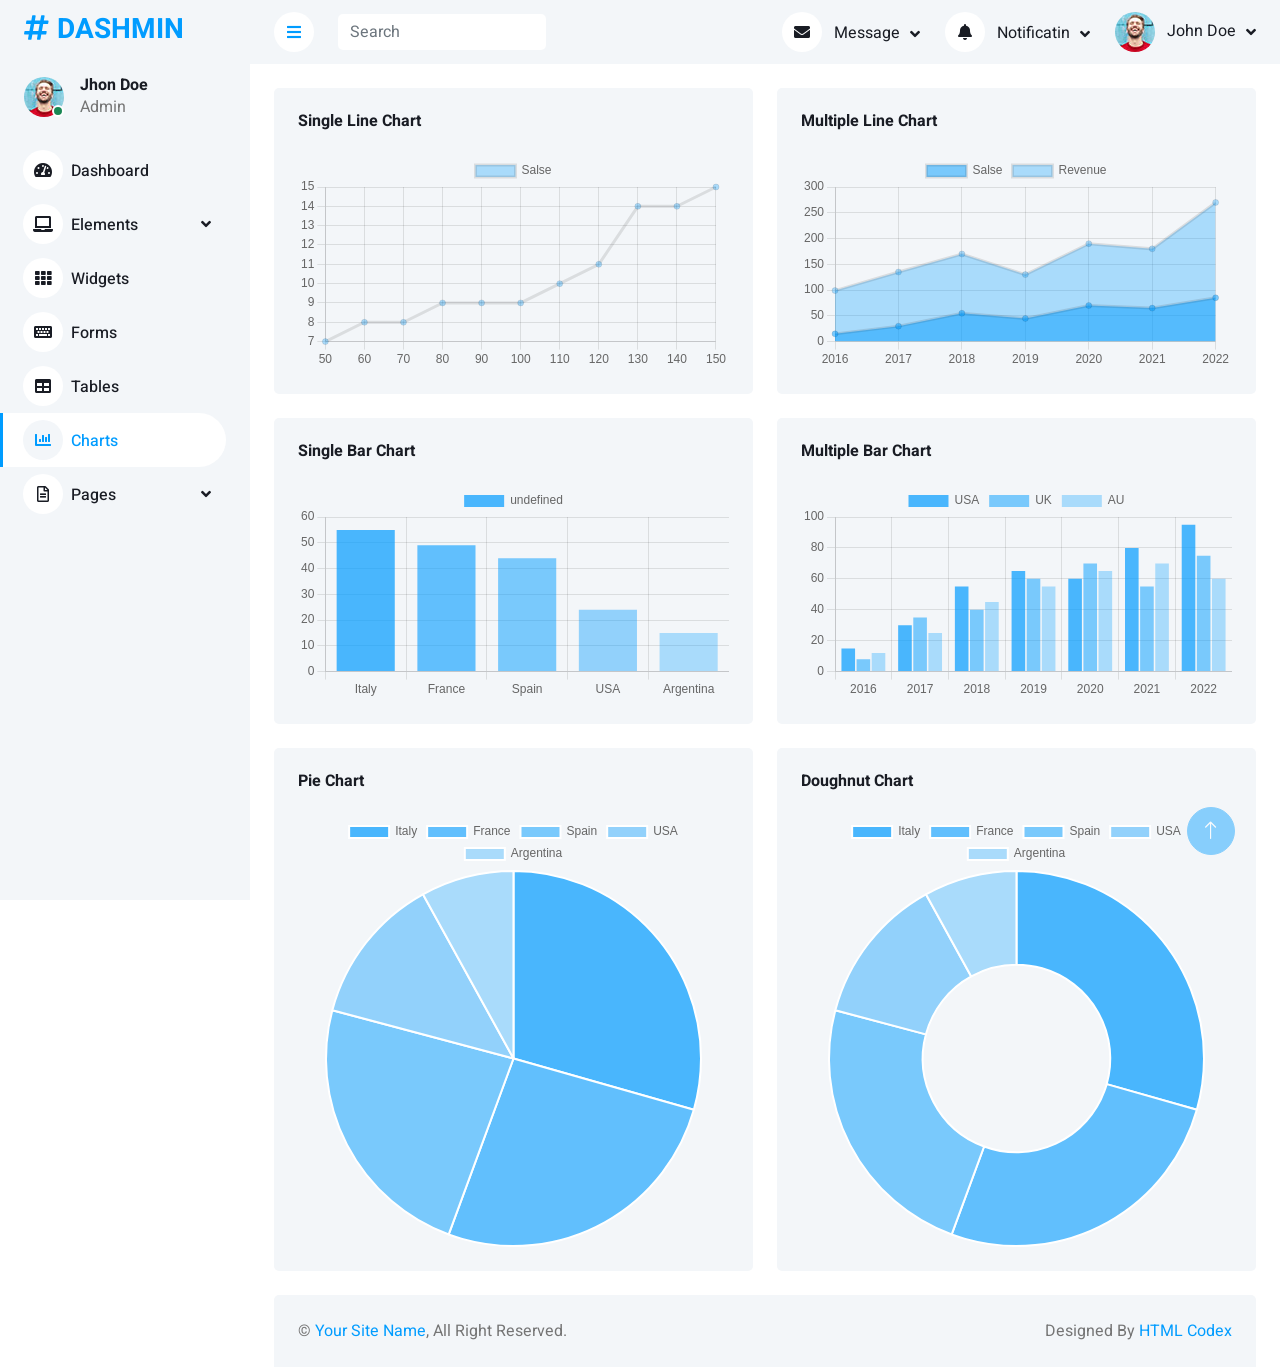
<file: theme/bootstrap-admin-template-free/chart.html>
<!DOCTYPE html>
<html lang="en">

<head>
    <meta charset="utf-8">
    <title>DASHMIN - Bootstrap Admin Template</title>
    <meta content="width=device-width, initial-scale=1.0" name="viewport">
    <meta content="" name="keywords">
    <meta content="" name="description">

    <!-- Favicon -->
    <link href="img/favicon.ico" rel="icon">

    <!-- Google Web Fonts -->
    <link rel="preconnect" href="https://fonts.googleapis.com">
    <link rel="preconnect" href="https://fonts.gstatic.com" crossorigin>
    <link href="https://fonts.googleapis.com/css2?family=Heebo:wght@400;500;600;700&display=swap" rel="stylesheet">
    
    <!-- Icon Font Stylesheet -->
    <link href="https://cdnjs.cloudflare.com/ajax/libs/font-awesome/5.10.0/css/all.min.css" rel="stylesheet">
    <link href="https://cdn.jsdelivr.net/npm/bootstrap-icons@1.4.1/font/bootstrap-icons.css" rel="stylesheet">

    <!-- Libraries Stylesheet -->
    <link href="lib/owlcarousel/assets/owl.carousel.min.css" rel="stylesheet">
    <link href="lib/tempusdominus/css/tempusdominus-bootstrap-4.min.css" rel="stylesheet" />

    <!-- Customized Bootstrap Stylesheet -->
    <link href="css/bootstrap.min.css" rel="stylesheet">

    <!-- Template Stylesheet -->
    <link href="css/style.css" rel="stylesheet">
</head>

<body>
    <div class="container-fluid position-relative bg-white d-flex p-0">
        <!-- Spinner Start -->
        <div id="spinner" class="show bg-white position-fixed translate-middle w-100 vh-100 top-50 start-50 d-flex align-items-center justify-content-center">
            <div class="spinner-border text-primary" style="width: 3rem; height: 3rem;" role="status">
                <span class="sr-only">Loading...</span>
            </div>
        </div>
        <!-- Spinner End -->


        <!-- Sidebar Start -->
        <div class="sidebar pe-4 pb-3">
            <nav class="navbar bg-light navbar-light">
                <a href="index.html" class="navbar-brand mx-4 mb-3">
                    <h3 class="text-primary"><i class="fa fa-hashtag me-2"></i>DASHMIN</h3>
                </a>
                <div class="d-flex align-items-center ms-4 mb-4">
                    <div class="position-relative">
                        <img class="rounded-circle" src="img/user.jpg" alt="" style="width: 40px; height: 40px;">
                        <div class="bg-success rounded-circle border border-2 border-white position-absolute end-0 bottom-0 p-1"></div>
                    </div>
                    <div class="ms-3">
                        <h6 class="mb-0">Jhon Doe</h6>
                        <span>Admin</span>
                    </div>
                </div>
                <div class="navbar-nav w-100">
                    <a href="index.html" class="nav-item nav-link"><i class="fa fa-tachometer-alt me-2"></i>Dashboard</a>
                    <div class="nav-item dropdown">
                        <a href="#" class="nav-link dropdown-toggle" data-bs-toggle="dropdown"><i class="fa fa-laptop me-2"></i>Elements</a>
                        <div class="dropdown-menu bg-transparent border-0">
                            <a href="button.html" class="dropdown-item">Buttons</a>
                            <a href="typography.html" class="dropdown-item">Typography</a>
                            <a href="element.html" class="dropdown-item">Other Elements</a>
                        </div>
                    </div>
                    <a href="widget.html" class="nav-item nav-link"><i class="fa fa-th me-2"></i>Widgets</a>
                    <a href="form.html" class="nav-item nav-link"><i class="fa fa-keyboard me-2"></i>Forms</a>
                    <a href="table.html" class="nav-item nav-link"><i class="fa fa-table me-2"></i>Tables</a>
                    <a href="chart.html" class="nav-item nav-link active"><i class="fa fa-chart-bar me-2"></i>Charts</a>
                    <div class="nav-item dropdown">
                        <a href="#" class="nav-link dropdown-toggle" data-bs-toggle="dropdown"><i class="far fa-file-alt me-2"></i>Pages</a>
                        <div class="dropdown-menu bg-transparent border-0">
                            <a href="signin.html" class="dropdown-item">Sign In</a>
                            <a href="signup.html" class="dropdown-item">Sign Up</a>
                            <a href="404.html" class="dropdown-item">404 Error</a>
                            <a href="blank.html" class="dropdown-item">Blank Page</a>
                        </div>
                    </div>
                </div>
            </nav>
        </div>
        <!-- Sidebar End -->


        <!-- Content Start -->
        <div class="content">
            <!-- Navbar Start -->
            <nav class="navbar navbar-expand bg-light navbar-light sticky-top px-4 py-0">
                <a href="index.html" class="navbar-brand d-flex d-lg-none me-4">
                    <h2 class="text-primary mb-0"><i class="fa fa-hashtag"></i></h2>
                </a>
                <a href="#" class="sidebar-toggler flex-shrink-0">
                    <i class="fa fa-bars"></i>
                </a>
                <form class="d-none d-md-flex ms-4">
                    <input class="form-control border-0" type="search" placeholder="Search">
                </form>
                <div class="navbar-nav align-items-center ms-auto">
                    <div class="nav-item dropdown">
                        <a href="#" class="nav-link dropdown-toggle" data-bs-toggle="dropdown">
                            <i class="fa fa-envelope me-lg-2"></i>
                            <span class="d-none d-lg-inline-flex">Message</span>
                        </a>
                        <div class="dropdown-menu dropdown-menu-end bg-light border-0 rounded-0 rounded-bottom m-0">
                            <a href="#" class="dropdown-item">
                                <div class="d-flex align-items-center">
                                    <img class="rounded-circle" src="img/user.jpg" alt="" style="width: 40px; height: 40px;">
                                    <div class="ms-2">
                                        <h6 class="fw-normal mb-0">Jhon send you a message</h6>
                                        <small>15 minutes ago</small>
                                    </div>
                                </div>
                            </a>
                            <hr class="dropdown-divider">
                            <a href="#" class="dropdown-item">
                                <div class="d-flex align-items-center">
                                    <img class="rounded-circle" src="img/user.jpg" alt="" style="width: 40px; height: 40px;">
                                    <div class="ms-2">
                                        <h6 class="fw-normal mb-0">Jhon send you a message</h6>
                                        <small>15 minutes ago</small>
                                    </div>
                                </div>
                            </a>
                            <hr class="dropdown-divider">
                            <a href="#" class="dropdown-item">
                                <div class="d-flex align-items-center">
                                    <img class="rounded-circle" src="img/user.jpg" alt="" style="width: 40px; height: 40px;">
                                    <div class="ms-2">
                                        <h6 class="fw-normal mb-0">Jhon send you a message</h6>
                                        <small>15 minutes ago</small>
                                    </div>
                                </div>
                            </a>
                            <hr class="dropdown-divider">
                            <a href="#" class="dropdown-item text-center">See all message</a>
                        </div>
                    </div>
                    <div class="nav-item dropdown">
                        <a href="#" class="nav-link dropdown-toggle" data-bs-toggle="dropdown">
                            <i class="fa fa-bell me-lg-2"></i>
                            <span class="d-none d-lg-inline-flex">Notificatin</span>
                        </a>
                        <div class="dropdown-menu dropdown-menu-end bg-light border-0 rounded-0 rounded-bottom m-0">
                            <a href="#" class="dropdown-item">
                                <h6 class="fw-normal mb-0">Profile updated</h6>
                                <small>15 minutes ago</small>
                            </a>
                            <hr class="dropdown-divider">
                            <a href="#" class="dropdown-item">
                                <h6 class="fw-normal mb-0">New user added</h6>
                                <small>15 minutes ago</small>
                            </a>
                            <hr class="dropdown-divider">
                            <a href="#" class="dropdown-item">
                                <h6 class="fw-normal mb-0">Password changed</h6>
                                <small>15 minutes ago</small>
                            </a>
                            <hr class="dropdown-divider">
                            <a href="#" class="dropdown-item text-center">See all notifications</a>
                        </div>
                    </div>
                    <div class="nav-item dropdown">
                        <a href="#" class="nav-link dropdown-toggle" data-bs-toggle="dropdown">
                            <img class="rounded-circle me-lg-2" src="img/user.jpg" alt="" style="width: 40px; height: 40px;">
                            <span class="d-none d-lg-inline-flex">John Doe</span>
                        </a>
                        <div class="dropdown-menu dropdown-menu-end bg-light border-0 rounded-0 rounded-bottom m-0">
                            <a href="#" class="dropdown-item">My Profile</a>
                            <a href="#" class="dropdown-item">Settings</a>
                            <a href="#" class="dropdown-item">Log Out</a>
                        </div>
                    </div>
                </div>
            </nav>
            <!-- Navbar End -->


            <!-- Chart Start -->
            <div class="container-fluid pt-4 px-4">
                <div class="row g-4">
                    <div class="col-sm-12 col-xl-6">
                        <div class="bg-light rounded h-100 p-4">
                            <h6 class="mb-4">Single Line Chart</h6>
                            <canvas id="line-chart"></canvas>
                        </div>
                    </div>
                    <div class="col-sm-12 col-xl-6">
                        <div class="bg-light rounded h-100 p-4">
                            <h6 class="mb-4">Multiple Line Chart</h6>
                            <canvas id="salse-revenue"></canvas>
                        </div>
                    </div>
                    <div class="col-sm-12 col-xl-6">
                        <div class="bg-light rounded h-100 p-4">
                            <h6 class="mb-4">Single Bar Chart</h6>
                            <canvas id="bar-chart"></canvas>
                        </div>
                    </div>
                    <div class="col-sm-12 col-xl-6">
                        <div class="bg-light rounded h-100 p-4">
                            <h6 class="mb-4">Multiple Bar Chart</h6>
                            <canvas id="worldwide-sales"></canvas>
                        </div>
                    </div>
                    <div class="col-sm-12 col-xl-6">
                        <div class="bg-light rounded h-100 p-4">
                            <h6 class="mb-4">Pie Chart</h6>
                            <canvas id="pie-chart"></canvas>
                        </div>
                    </div>
                    <div class="col-sm-12 col-xl-6">
                        <div class="bg-light rounded h-100 p-4">
                            <h6 class="mb-4">Doughnut Chart</h6>
                            <canvas id="doughnut-chart"></canvas>
                        </div>
                    </div>
                </div>
            </div>
            <!-- Chart End -->


            <!-- Footer Start -->
            <div class="container-fluid pt-4 px-4">
                <div class="bg-light rounded-top p-4">
                    <div class="row">
                        <div class="col-12 col-sm-6 text-center text-sm-start">
                            &copy; <a href="#">Your Site Name</a>, All Right Reserved. 
                        </div>
                        <div class="col-12 col-sm-6 text-center text-sm-end">
                            <!--/*** This template is free as long as you keep the footer author’s credit link/attribution link/backlink. If you'd like to use the template without the footer author’s credit link/attribution link/backlink, you can purchase the Credit Removal License from "https://htmlcodex.com/credit-removal". Thank you for your support. ***/-->
                            Designed By <a href="https://htmlcodex.com">HTML Codex</a>
                        </div>
                    </div>
                </div>
            </div>
            <!-- Footer End -->
        </div>
        <!-- Content End -->


        <!-- Back to Top -->
        <a href="#" class="btn btn-lg btn-primary btn-lg-square back-to-top"><i class="bi bi-arrow-up"></i></a>
    </div>

    <!-- JavaScript Libraries -->
    <script src="https://code.jquery.com/jquery-3.4.1.min.js"></script>
    <script src="https://cdn.jsdelivr.net/npm/bootstrap@5.0.0/dist/js/bootstrap.bundle.min.js"></script>
    <script src="lib/chart/chart.min.js"></script>
    <script src="lib/easing/easing.min.js"></script>
    <script src="lib/waypoints/waypoints.min.js"></script>
    <script src="lib/owlcarousel/owl.carousel.min.js"></script>
    <script src="lib/tempusdominus/js/moment.min.js"></script>
    <script src="lib/tempusdominus/js/moment-timezone.min.js"></script>
    <script src="lib/tempusdominus/js/tempusdominus-bootstrap-4.min.js"></script>

    <!-- Template Javascript -->
    <script src="js/main.js"></script>
</body>

</html>
</file>
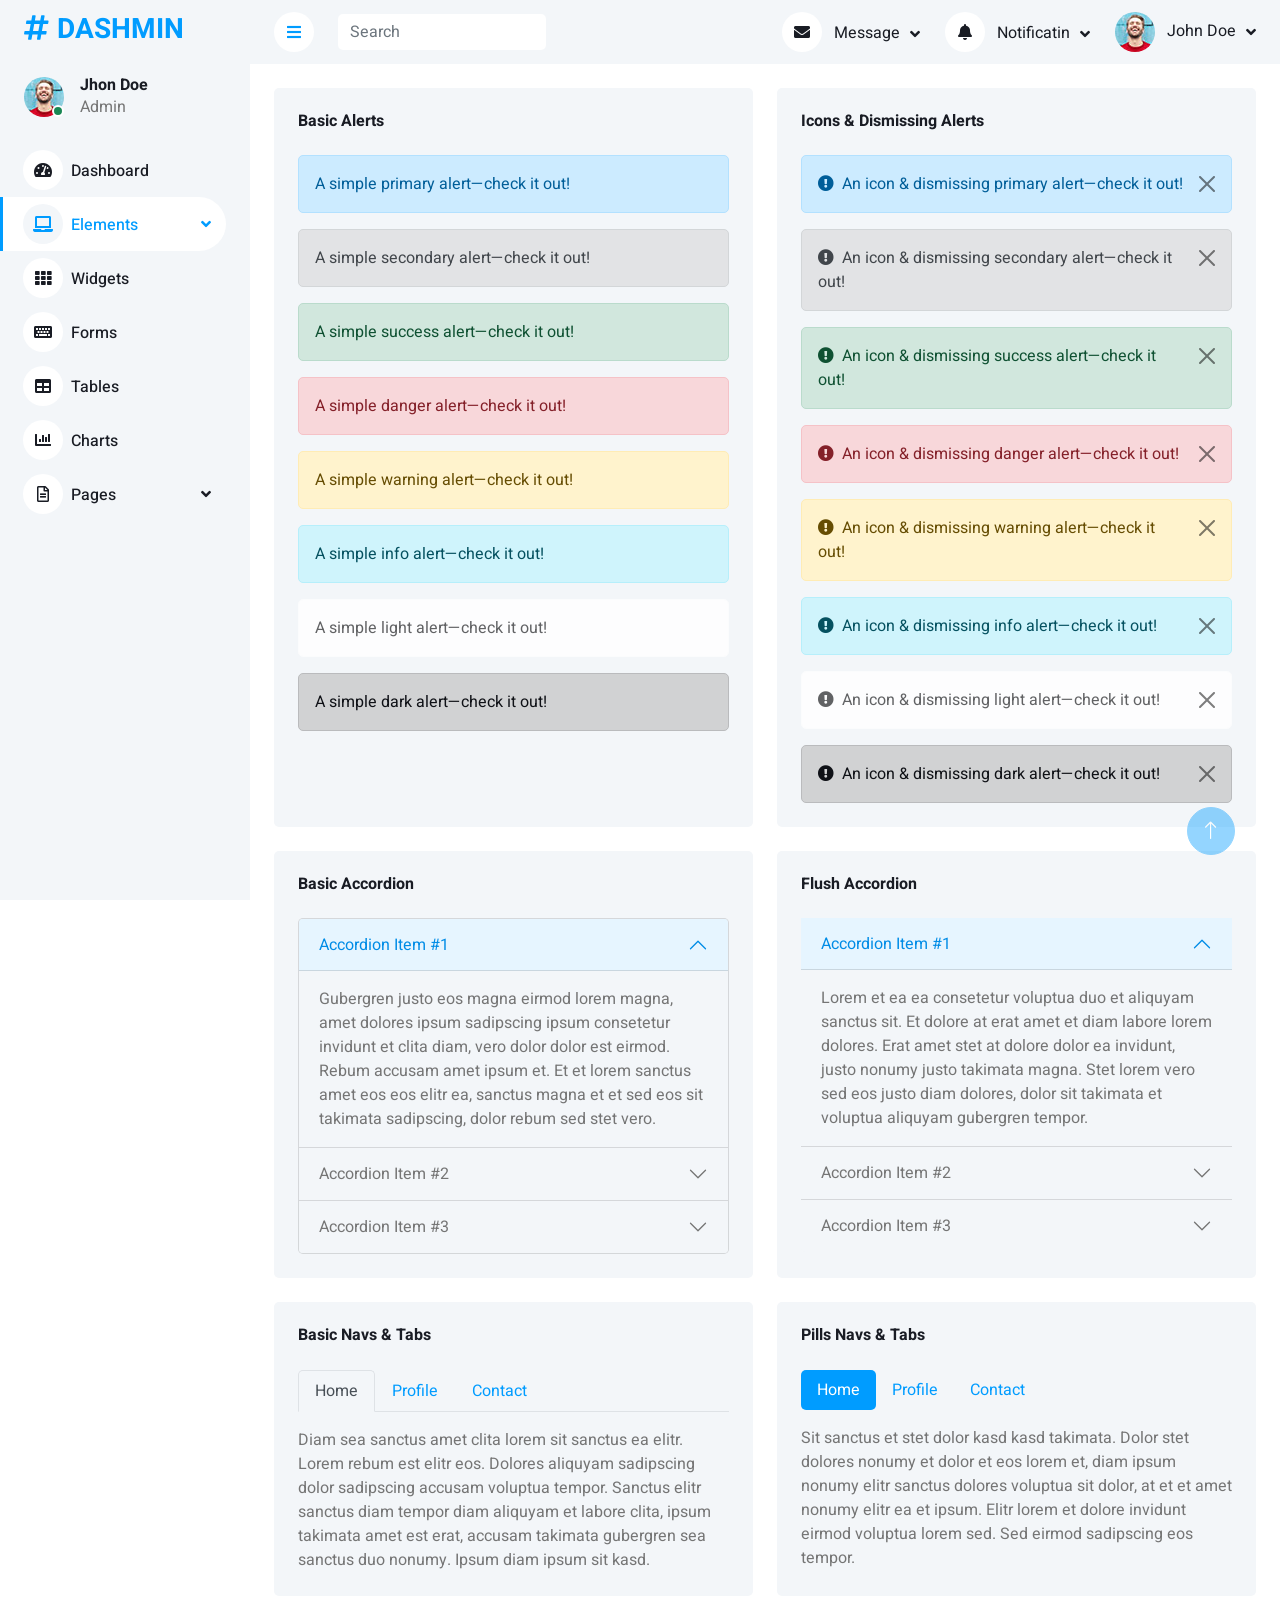
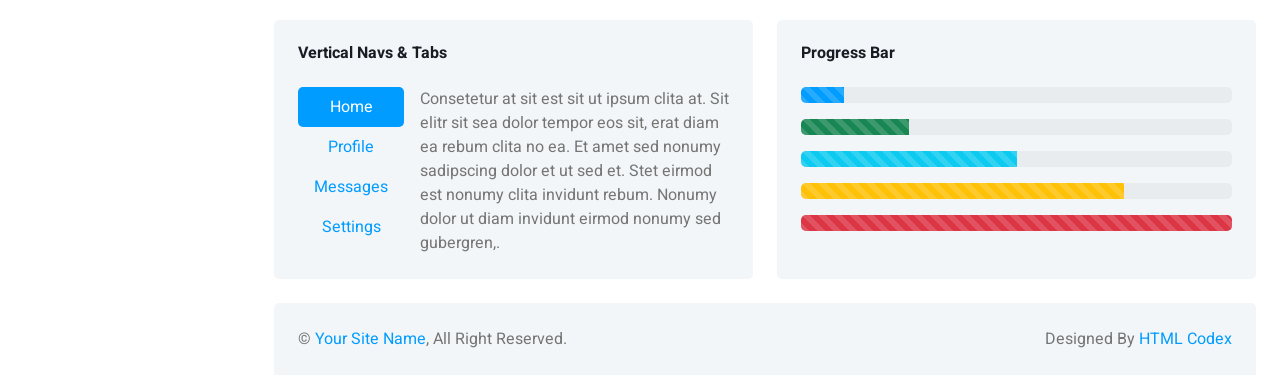
<file: theme/bootstrap-admin-template-free/element.html>
<!DOCTYPE html>
<html lang="en">

<head>
    <meta charset="utf-8">
    <title>DASHMIN - Bootstrap Admin Template</title>
    <meta content="width=device-width, initial-scale=1.0" name="viewport">
    <meta content="" name="keywords">
    <meta content="" name="description">

    <!-- Favicon -->
    <link href="img/favicon.ico" rel="icon">

    <!-- Google Web Fonts -->
    <link rel="preconnect" href="https://fonts.googleapis.com">
    <link rel="preconnect" href="https://fonts.gstatic.com" crossorigin>
    <link href="https://fonts.googleapis.com/css2?family=Heebo:wght@400;500;600;700&display=swap" rel="stylesheet">
    
    <!-- Icon Font Stylesheet -->
    <link href="https://cdnjs.cloudflare.com/ajax/libs/font-awesome/5.10.0/css/all.min.css" rel="stylesheet">
    <link href="https://cdn.jsdelivr.net/npm/bootstrap-icons@1.4.1/font/bootstrap-icons.css" rel="stylesheet">

    <!-- Libraries Stylesheet -->
    <link href="lib/owlcarousel/assets/owl.carousel.min.css" rel="stylesheet">
    <link href="lib/tempusdominus/css/tempusdominus-bootstrap-4.min.css" rel="stylesheet" />

    <!-- Customized Bootstrap Stylesheet -->
    <link href="css/bootstrap.min.css" rel="stylesheet">

    <!-- Template Stylesheet -->
    <link href="css/style.css" rel="stylesheet">
</head>

<body>
    <div class="container-fluid position-relative bg-white d-flex p-0">
        <!-- Spinner Start -->
        <div id="spinner" class="show bg-white position-fixed translate-middle w-100 vh-100 top-50 start-50 d-flex align-items-center justify-content-center">
            <div class="spinner-border text-primary" style="width: 3rem; height: 3rem;" role="status">
                <span class="sr-only">Loading...</span>
            </div>
        </div>
        <!-- Spinner End -->


        <!-- Sidebar Start -->
        <div class="sidebar pe-4 pb-3">
            <nav class="navbar bg-light navbar-light">
                <a href="index.html" class="navbar-brand mx-4 mb-3">
                    <h3 class="text-primary"><i class="fa fa-hashtag me-2"></i>DASHMIN</h3>
                </a>
                <div class="d-flex align-items-center ms-4 mb-4">
                    <div class="position-relative">
                        <img class="rounded-circle" src="img/user.jpg" alt="" style="width: 40px; height: 40px;">
                        <div class="bg-success rounded-circle border border-2 border-white position-absolute end-0 bottom-0 p-1"></div>
                    </div>
                    <div class="ms-3">
                        <h6 class="mb-0">Jhon Doe</h6>
                        <span>Admin</span>
                    </div>
                </div>
                <div class="navbar-nav w-100">
                    <a href="index.html" class="nav-item nav-link"><i class="fa fa-tachometer-alt me-2"></i>Dashboard</a>
                    <div class="nav-item dropdown">
                        <a href="#" class="nav-link dropdown-toggle active" data-bs-toggle="dropdown"><i class="fa fa-laptop me-2"></i>Elements</a>
                        <div class="dropdown-menu bg-transparent border-0">
                            <a href="button.html" class="dropdown-item">Buttons</a>
                            <a href="typography.html" class="dropdown-item">Typography</a>
                            <a href="element.html" class="dropdown-item active">Other Elements</a>
                        </div>
                    </div>
                    <a href="widget.html" class="nav-item nav-link"><i class="fa fa-th me-2"></i>Widgets</a>
                    <a href="form.html" class="nav-item nav-link"><i class="fa fa-keyboard me-2"></i>Forms</a>
                    <a href="table.html" class="nav-item nav-link"><i class="fa fa-table me-2"></i>Tables</a>
                    <a href="chart.html" class="nav-item nav-link"><i class="fa fa-chart-bar me-2"></i>Charts</a>
                    <div class="nav-item dropdown">
                        <a href="#" class="nav-link dropdown-toggle" data-bs-toggle="dropdown"><i class="far fa-file-alt me-2"></i>Pages</a>
                        <div class="dropdown-menu bg-transparent border-0">
                            <a href="signin.html" class="dropdown-item">Sign In</a>
                            <a href="signup.html" class="dropdown-item">Sign Up</a>
                            <a href="404.html" class="dropdown-item">404 Error</a>
                            <a href="blank.html" class="dropdown-item">Blank Page</a>
                        </div>
                    </div>
                </div>
            </nav>
        </div>
        <!-- Sidebar End -->


        <!-- Content Start -->
        <div class="content">
            <!-- Navbar Start -->
            <nav class="navbar navbar-expand bg-light navbar-light sticky-top px-4 py-0">
                <a href="index.html" class="navbar-brand d-flex d-lg-none me-4">
                    <h2 class="text-primary mb-0"><i class="fa fa-hashtag"></i></h2>
                </a>
                <a href="#" class="sidebar-toggler flex-shrink-0">
                    <i class="fa fa-bars"></i>
                </a>
                <form class="d-none d-md-flex ms-4">
                    <input class="form-control border-0" type="search" placeholder="Search">
                </form>
                <div class="navbar-nav align-items-center ms-auto">
                    <div class="nav-item dropdown">
                        <a href="#" class="nav-link dropdown-toggle" data-bs-toggle="dropdown">
                            <i class="fa fa-envelope me-lg-2"></i>
                            <span class="d-none d-lg-inline-flex">Message</span>
                        </a>
                        <div class="dropdown-menu dropdown-menu-end bg-light border-0 rounded-0 rounded-bottom m-0">
                            <a href="#" class="dropdown-item">
                                <div class="d-flex align-items-center">
                                    <img class="rounded-circle" src="img/user.jpg" alt="" style="width: 40px; height: 40px;">
                                    <div class="ms-2">
                                        <h6 class="fw-normal mb-0">Jhon send you a message</h6>
                                        <small>15 minutes ago</small>
                                    </div>
                                </div>
                            </a>
                            <hr class="dropdown-divider">
                            <a href="#" class="dropdown-item">
                                <div class="d-flex align-items-center">
                                    <img class="rounded-circle" src="img/user.jpg" alt="" style="width: 40px; height: 40px;">
                                    <div class="ms-2">
                                        <h6 class="fw-normal mb-0">Jhon send you a message</h6>
                                        <small>15 minutes ago</small>
                                    </div>
                                </div>
                            </a>
                            <hr class="dropdown-divider">
                            <a href="#" class="dropdown-item">
                                <div class="d-flex align-items-center">
                                    <img class="rounded-circle" src="img/user.jpg" alt="" style="width: 40px; height: 40px;">
                                    <div class="ms-2">
                                        <h6 class="fw-normal mb-0">Jhon send you a message</h6>
                                        <small>15 minutes ago</small>
                                    </div>
                                </div>
                            </a>
                            <hr class="dropdown-divider">
                            <a href="#" class="dropdown-item text-center">See all message</a>
                        </div>
                    </div>
                    <div class="nav-item dropdown">
                        <a href="#" class="nav-link dropdown-toggle" data-bs-toggle="dropdown">
                            <i class="fa fa-bell me-lg-2"></i>
                            <span class="d-none d-lg-inline-flex">Notificatin</span>
                        </a>
                        <div class="dropdown-menu dropdown-menu-end bg-light border-0 rounded-0 rounded-bottom m-0">
                            <a href="#" class="dropdown-item">
                                <h6 class="fw-normal mb-0">Profile updated</h6>
                                <small>15 minutes ago</small>
                            </a>
                            <hr class="dropdown-divider">
                            <a href="#" class="dropdown-item">
                                <h6 class="fw-normal mb-0">New user added</h6>
                                <small>15 minutes ago</small>
                            </a>
                            <hr class="dropdown-divider">
                            <a href="#" class="dropdown-item">
                                <h6 class="fw-normal mb-0">Password changed</h6>
                                <small>15 minutes ago</small>
                            </a>
                            <hr class="dropdown-divider">
                            <a href="#" class="dropdown-item text-center">See all notifications</a>
                        </div>
                    </div>
                    <div class="nav-item dropdown">
                        <a href="#" class="nav-link dropdown-toggle" data-bs-toggle="dropdown">
                            <img class="rounded-circle me-lg-2" src="img/user.jpg" alt="" style="width: 40px; height: 40px;">
                            <span class="d-none d-lg-inline-flex">John Doe</span>
                        </a>
                        <div class="dropdown-menu dropdown-menu-end bg-light border-0 rounded-0 rounded-bottom m-0">
                            <a href="#" class="dropdown-item">My Profile</a>
                            <a href="#" class="dropdown-item">Settings</a>
                            <a href="#" class="dropdown-item">Log Out</a>
                        </div>
                    </div>
                </div>
            </nav>
            <!-- Navbar End -->


            <!-- Other Elements Start -->
            <div class="container-fluid pt-4 px-4">
                <div class="row g-4">
                    <div class="col-sm-12 col-xl-6">
                        <div class="bg-light rounded h-100 p-4">
                            <h6 class="mb-4">Basic Alerts</h6>
                            <div class="alert alert-primary" role="alert">
                                A simple primary alert—check it out!
                            </div>
                            <div class="alert alert-secondary" role="alert">
                                A simple secondary alert—check it out!
                            </div>
                            <div class="alert alert-success" role="alert">
                                A simple success alert—check it out!
                            </div>
                            <div class="alert alert-danger" role="alert">
                                A simple danger alert—check it out!
                            </div>
                            <div class="alert alert-warning" role="alert">
                                A simple warning alert—check it out!
                            </div>
                            <div class="alert alert-info" role="alert">
                                A simple info alert—check it out!
                            </div>
                            <div class="alert alert-light" role="alert">
                                A simple light alert—check it out!
                            </div>
                            <div class="alert alert-dark mb-0" role="alert">
                                A simple dark alert—check it out!
                            </div>
                        </div>
                    </div>
                    <div class="col-sm-12 col-xl-6">
                        <div class="bg-light rounded h-100 p-4">
                            <h6 class="mb-4">Icons & Dismissing Alerts</h6>
                            <div class="alert alert-primary alert-dismissible fade show" role="alert">
                                <i class="fa fa-exclamation-circle me-2"></i>An icon & dismissing primary alert—check it out!
                                <button type="button" class="btn-close" data-bs-dismiss="alert" aria-label="Close"></button>
                            </div>
                            <div class="alert alert-secondary alert-dismissible fade show" role="alert">
                                <i class="fa fa-exclamation-circle me-2"></i>An icon & dismissing secondary alert—check it out!
                                <button type="button" class="btn-close" data-bs-dismiss="alert" aria-label="Close"></button>
                            </div>
                            <div class="alert alert-success alert-dismissible fade show" role="alert">
                                <i class="fa fa-exclamation-circle me-2"></i>An icon & dismissing success alert—check it out!
                                <button type="button" class="btn-close" data-bs-dismiss="alert" aria-label="Close"></button>
                            </div>
                            <div class="alert alert-danger alert-dismissible fade show" role="alert">
                                <i class="fa fa-exclamation-circle me-2"></i>An icon & dismissing danger alert—check it out!
                                <button type="button" class="btn-close" data-bs-dismiss="alert" aria-label="Close"></button>
                            </div>
                            <div class="alert alert-warning alert-dismissible fade show" role="alert">
                                <i class="fa fa-exclamation-circle me-2"></i>An icon & dismissing warning alert—check it out!
                                <button type="button" class="btn-close" data-bs-dismiss="alert" aria-label="Close"></button>
                            </div>
                            <div class="alert alert-info alert-dismissible fade show" role="alert">
                                <i class="fa fa-exclamation-circle me-2"></i>An icon & dismissing info alert—check it out!
                                <button type="button" class="btn-close" data-bs-dismiss="alert" aria-label="Close"></button>
                            </div>
                            <div class="alert alert-light alert-dismissible fade show" role="alert">
                                <i class="fa fa-exclamation-circle me-2"></i>An icon & dismissing light alert—check it out!
                                <button type="button" class="btn-close" data-bs-dismiss="alert" aria-label="Close"></button>
                            </div>
                            <div class="alert alert-dark alert-dismissible fade show mb-0" role="alert">
                                <i class="fa fa-exclamation-circle me-2"></i>An icon & dismissing dark alert—check it out!
                                <button type="button" class="btn-close" data-bs-dismiss="alert" aria-label="Close"></button>
                            </div>
                        </div>
                    </div>
                    <div class="col-sm-12 col-xl-6">
                        <div class="bg-light rounded h-100 p-4">
                            <h6 class="mb-4">Basic Accordion</h6>
                            <div class="accordion" id="accordionExample">
                                <div class="accordion-item">
                                    <h2 class="accordion-header" id="headingOne">
                                        <button class="accordion-button" type="button" data-bs-toggle="collapse"
                                            data-bs-target="#collapseOne" aria-expanded="true"
                                            aria-controls="collapseOne">
                                            Accordion Item #1
                                        </button>
                                    </h2>
                                    <div id="collapseOne" class="accordion-collapse collapse show"
                                        aria-labelledby="headingOne" data-bs-parent="#accordionExample">
                                        <div class="accordion-body">
                                            Gubergren justo eos magna eirmod lorem magna, amet dolores ipsum sadipscing ipsum consetetur invidunt et clita diam, vero dolor dolor est eirmod. Rebum accusam amet ipsum et. Et et lorem sanctus amet eos eos elitr ea, sanctus magna et et sed eos sit takimata sadipscing, dolor rebum sed stet vero.
                                        </div>
                                    </div>
                                </div>
                                <div class="accordion-item">
                                    <h2 class="accordion-header" id="headingTwo">
                                        <button class="accordion-button collapsed" type="button"
                                            data-bs-toggle="collapse" data-bs-target="#collapseTwo"
                                            aria-expanded="false" aria-controls="collapseTwo">
                                            Accordion Item #2
                                        </button>
                                    </h2>
                                    <div id="collapseTwo" class="accordion-collapse collapse"
                                        aria-labelledby="headingTwo" data-bs-parent="#accordionExample">
                                        <div class="accordion-body">
                                            Voluptua sit dolores consetetur ea et diam est et takimata. Et erat sadipscing dolores et stet diam ut ut diam, sit aliquyam no magna et dolore lorem dolor sit. Lorem lorem sed sed duo, eirmod sit diam ipsum sit erat, lorem sit dolor diam amet ea aliquyam tempor rebum invidunt,.
                                        </div>
                                    </div>
                                </div>
                                <div class="accordion-item">
                                    <h2 class="accordion-header" id="headingThree">
                                        <button class="accordion-button collapsed" type="button"
                                            data-bs-toggle="collapse" data-bs-target="#collapseThree"
                                            aria-expanded="false" aria-controls="collapseThree">
                                            Accordion Item #3
                                        </button>
                                    </h2>
                                    <div id="collapseThree" class="accordion-collapse collapse"
                                        aria-labelledby="headingThree" data-bs-parent="#accordionExample">
                                        <div class="accordion-body">
                                            Dolore eos dolor tempor justo sea eos amet eos kasd dolor, et diam tempor lorem dolores vero. Stet dolore gubergren nonumy diam. Consetetur sit takimata magna invidunt, dolore sea amet consetetur ea et rebum, invidunt et amet sit sea. Dolor eirmod sed magna sadipscing sadipscing lorem lorem sed, sit lorem.
                                        </div>
                                    </div>
                                </div>
                            </div>
                        </div>
                    </div>
                    <div class="col-sm-12 col-xl-6">
                        <div class="bg-light rounded h-100 p-4">
                            <h6 class="mb-4">Flush Accordion</h6>
                            <div class="accordion accordion-flush" id="accordionFlushExample">
                                <div class="accordion-item">
                                    <h2 class="accordion-header" id="flush-headingOne">
                                        <button class="accordion-button" type="button"
                                            data-bs-toggle="collapse" data-bs-target="#flush-collapseOne"
                                            aria-expanded="true" aria-controls="flush-collapseOne">
                                            Accordion Item #1
                                        </button>
                                    </h2>
                                    <div id="flush-collapseOne" class="accordion-collapse collapse show"
                                        aria-labelledby="flush-headingOne" data-bs-parent="#accordionFlushExample">
                                        <div class="accordion-body">
                                            Lorem et ea ea consetetur voluptua duo et aliquyam sanctus sit. Et dolore at erat amet et diam labore lorem dolores. Erat amet stet at dolore dolor ea invidunt, justo nonumy justo takimata magna. Stet lorem vero sed eos justo diam dolores, dolor sit takimata et voluptua aliquyam gubergren tempor.
                                        </div>
                                    </div>
                                </div>
                                <div class="accordion-item">
                                    <h2 class="accordion-header" id="flush-headingTwo">
                                        <button class="accordion-button collapsed" type="button"
                                            data-bs-toggle="collapse" data-bs-target="#flush-collapseTwo"
                                            aria-expanded="false" aria-controls="flush-collapseTwo">
                                            Accordion Item #2
                                        </button>
                                    </h2>
                                    <div id="flush-collapseTwo" class="accordion-collapse collapse"
                                        aria-labelledby="flush-headingTwo" data-bs-parent="#accordionFlushExample">
                                        <div class="accordion-body">
                                            Sea diam dolore aliquyam aliquyam diam et consetetur et. Accusam amet no invidunt invidunt et consetetur, magna ut nonumy kasd erat tempor dolor et. Diam magna dolor sed amet duo dolores magna vero. Amet sit sadipscing ea diam clita lorem sit. Vero et et et tempor diam. Ipsum eirmod sit.
                                        </div>
                                    </div>
                                </div>
                                <div class="accordion-item">
                                    <h2 class="accordion-header" id="flush-headingThree">
                                        <button class="accordion-button collapsed" type="button"
                                            data-bs-toggle="collapse" data-bs-target="#flush-collapseThree"
                                            aria-expanded="false" aria-controls="flush-collapseThree">
                                            Accordion Item #3
                                        </button>
                                    </h2>
                                    <div id="flush-collapseThree" class="accordion-collapse collapse"
                                        aria-labelledby="flush-headingThree" data-bs-parent="#accordionFlushExample">
                                        <div class="accordion-body">
                                            Sea sea sit sanctus magna gubergren kasd, magna justo ea lorem lorem. Elitr aliquyam ipsum clita consetetur duo at nonumy invidunt, invidunt eos dolore vero sit amet amet magna tempor clita, takimata diam justo stet erat et vero erat. Sit ipsum eirmod sea ut vero dolores sea clita nonumy, no.
                                        </div>
                                    </div>
                                </div>
                            </div>
                        </div>
                    </div>
                    <div class="col-sm-12 col-xl-6">
                        <div class="bg-light rounded h-100 p-4">
                            <h6 class="mb-4">Basic Navs & Tabs</h6>
                            <nav>
                                <div class="nav nav-tabs" id="nav-tab" role="tablist">
                                    <button class="nav-link active" id="nav-home-tab" data-bs-toggle="tab"
                                        data-bs-target="#nav-home" type="button" role="tab" aria-controls="nav-home"
                                        aria-selected="true">Home</button>
                                    <button class="nav-link" id="nav-profile-tab" data-bs-toggle="tab"
                                        data-bs-target="#nav-profile" type="button" role="tab"
                                        aria-controls="nav-profile" aria-selected="false">Profile</button>
                                    <button class="nav-link" id="nav-contact-tab" data-bs-toggle="tab"
                                        data-bs-target="#nav-contact" type="button" role="tab"
                                        aria-controls="nav-contact" aria-selected="false">Contact</button>
                                </div>
                            </nav>
                            <div class="tab-content pt-3" id="nav-tabContent">
                                <div class="tab-pane fade show active" id="nav-home" role="tabpanel" aria-labelledby="nav-home-tab">
                                    Diam sea sanctus amet clita lorem sit sanctus ea elitr. Lorem rebum est elitr eos. Dolores aliquyam sadipscing dolor sadipscing accusam voluptua tempor. Sanctus elitr sanctus diam tempor diam aliquyam et labore clita, ipsum takimata amet est erat, accusam takimata gubergren sea sanctus duo nonumy. Ipsum diam ipsum sit kasd.
                                </div>
                                <div class="tab-pane fade" id="nav-profile" role="tabpanel" aria-labelledby="nav-profile-tab">
                                    Sanctus vero sit kasd sea gubergren takimata consetetur elitr elitr, consetetur sadipscing takimata ipsum dolores. Accusam duo accusam et labore ea elitr ipsum tempor sit, dolore aliquyam ipsum sit amet sit. Et dolore ipsum labore invidunt rebum. Sed dolore gubergren sanctus vero diam lorem rebum elitr, erat diam dolor clita.
                                </div>
                                <div class="tab-pane fade" id="nav-contact" role="tabpanel" aria-labelledby="nav-contact-tab">
                                    Sit consetetur eirmod lorem ea magna sadipscing ipsum elitr invidunt, dolores lorem erat ipsum ut aliquyam eos lorem sed. Nonumy aliquyam ea justo eos dolores dolores duo dolores. Aliquyam dolor sea dolores sit takimata no erat vero. At lorem justo tempor lorem duo, stet kasd aliquyam ipsum voluptua labore at.
                                </div>
                            </div>
                        </div>
                    </div>
                    <div class="col-sm-12 col-xl-6">
                        <div class="bg-light rounded h-100 p-4">
                            <h6 class="mb-4">Pills Navs & Tabs</h6>
                            <ul class="nav nav-pills mb-3" id="pills-tab" role="tablist">
                                <li class="nav-item" role="presentation">
                                    <button class="nav-link active" id="pills-home-tab" data-bs-toggle="pill"
                                        data-bs-target="#pills-home" type="button" role="tab" aria-controls="pills-home"
                                        aria-selected="true">Home</button>
                                </li>
                                <li class="nav-item" role="presentation">
                                    <button class="nav-link" id="pills-profile-tab" data-bs-toggle="pill"
                                        data-bs-target="#pills-profile" type="button" role="tab"
                                        aria-controls="pills-profile" aria-selected="false">Profile</button>
                                </li>
                                <li class="nav-item" role="presentation">
                                    <button class="nav-link" id="pills-contact-tab" data-bs-toggle="pill"
                                        data-bs-target="#pills-contact" type="button" role="tab"
                                        aria-controls="pills-contact" aria-selected="false">Contact</button>
                                </li>
                            </ul>
                            <div class="tab-content" id="pills-tabContent">
                                <div class="tab-pane fade show active" id="pills-home" role="tabpanel" aria-labelledby="pills-home-tab">
                                    Sit sanctus et stet dolor kasd kasd takimata. Dolor stet dolores nonumy et dolor et eos lorem et, diam ipsum nonumy elitr sanctus dolores voluptua sit dolor, at et et amet nonumy elitr ea et ipsum. Elitr lorem et dolore invidunt eirmod voluptua lorem sed. Sed eirmod sadipscing eos tempor.
                                </div>
                                <div class="tab-pane fade" id="pills-profile" role="tabpanel" aria-labelledby="pills-profile-tab">
                                    Invidunt rebum voluptua lorem eirmod dolore. Amet no sed sanctus lorem ea. Nonumy sit stet sit magna. Rebum rebum ipsum clita erat consetetur, sit dolor sit clita et amet. Est et clita dolore takimata, sea dolores tempor erat consetetur lorem. Consetetur sea sadipscing dolor et dolores et stet, tempor elitr.
                                </div>
                                <div class="tab-pane fade" id="pills-contact" role="tabpanel" aria-labelledby="pills-contact-tab">
                                    Et diam et est sed vero ipsum voluptua dolor et, sit eos justo ipsum no ipsum amet sed aliquyam dolore, ut ipsum sanctus et consetetur. Sit ea sit clita lorem ea gubergren. Et dolore vero sanctus voluptua ipsum sadipscing amet at. Et sed dolore voluptua dolor eos tempor, erat amet.
                                </div>
                            </div>
                        </div>
                    </div>
                    <div class="col-sm-12 col-xl-6">
                        <div class="bg-light rounded h-100 p-4">
                            <h6 class="mb-4">Vertical Navs & Tabs</h6>
                            <div class="d-flex align-items-start">
                                <div class="nav flex-column nav-pills me-3" id="v-pills-tab" role="tablist"
                                    aria-orientation="vertical">
                                    <button class="nav-link active" id="v-pills-home-tab" data-bs-toggle="pill"
                                        data-bs-target="#v-pills-home" type="button" role="tab"
                                        aria-controls="v-pills-home" aria-selected="true">Home</button>
                                    <button class="nav-link" id="v-pills-profile-tab" data-bs-toggle="pill"
                                        data-bs-target="#v-pills-profile" type="button" role="tab"
                                        aria-controls="v-pills-profile" aria-selected="false">Profile</button>
                                    <button class="nav-link" id="v-pills-messages-tab" data-bs-toggle="pill"
                                        data-bs-target="#v-pills-messages" type="button" role="tab"
                                        aria-controls="v-pills-messages" aria-selected="false">Messages</button>
                                    <button class="nav-link" id="v-pills-settings-tab" data-bs-toggle="pill"
                                        data-bs-target="#v-pills-settings" type="button" role="tab"
                                        aria-controls="v-pills-settings" aria-selected="false">Settings</button>
                                </div>
                                <div class="tab-content" id="v-pills-tabContent">
                                    <div class="tab-pane fade show active" id="v-pills-home" role="tabpanel" aria-labelledby="v-pills-home-tab">
                                        Consetetur at sit est sit ut ipsum clita at. Sit elitr sit sea dolor tempor eos sit, erat diam ea rebum clita no ea. Et amet sed nonumy sadipscing dolor et ut sed et. Stet eirmod est nonumy clita invidunt rebum. Nonumy dolor ut diam invidunt eirmod nonumy sed gubergren,.
                                    </div>
                                    <div class="tab-pane fade" id="v-pills-profile" role="tabpanel" aria-labelledby="v-pills-profile-tab">
                                        Tempor et kasd accusam duo et dolor no accusam dolore, dolor sed voluptua duo no, sit et stet lorem dolor ipsum tempor consetetur vero, consetetur est eos sit eirmod erat diam accusam sadipscing sit. Takimata erat ea eirmod tempor elitr dolore sadipscing kasd justo, elitr tempor sed eos sadipscing magna.
                                    </div>
                                    <div class="tab-pane fade" id="v-pills-messages" role="tabpanel" aria-labelledby="v-pills-messages-tab">
                                        Sed kasd kasd ea clita sed lorem amet tempor est voluptua, labore stet dolores gubergren clita lorem sed nonumy at. Dolores et ut erat voluptua. Est voluptua stet accusam rebum, elitr amet sit takimata sea eirmod. Sanctus elitr amet sit dolore sea stet et ut. Dolor et sanctus elitr ut.
                                    </div>
                                    <div class="tab-pane fade" id="v-pills-settings" role="tabpanel" aria-labelledby="v-pills-settings-tab">
                                        Sit et vero kasd sea et at, aliquyam takimata et et est, labore et takimata sed ut stet sanctus, nonumy dolor invidunt sit labore et, amet et dolor sit dolor tempor et dolor ipsum nonumy, accusam clita sadipscing ut et labore labore est, dolore accusam vero at est sit. Invidunt.
                                    </div>
                                </div>
                            </div>
                        </div>
                    </div>
                    <div class="col-sm-12 col-xl-6">
                        <div class="bg-light rounded h-100 p-4">
                            <h6 class="mb-4">Progress Bar</h6>
                            <div class="pg-bar mb-3">
                                <div class="progress">
                                    <div class="progress-bar progress-bar-striped" role="progressbar" aria-valuenow="10" aria-valuemin="0" aria-valuemax="100"></div>
                                </div>
                            </div>
                            <div class="pg-bar mb-3">
                                <div class="progress">
                                    <div class="progress-bar progress-bar-striped bg-success" role="progressbar" aria-valuenow="25" aria-valuemin="0" aria-valuemax="100"></div>
                                </div>
                            </div>
                            <div class="pg-bar mb-3">
                                <div class="progress">
                                    <div class="progress-bar progress-bar-striped bg-info" role="progressbar" aria-valuenow="50" aria-valuemin="0" aria-valuemax="100"></div>
                                </div>
                            </div>
                            <div class="pg-bar mb-3">
                                <div class="progress">
                                    <div class="progress-bar progress-bar-striped bg-warning" role="progressbar" aria-valuenow="75" aria-valuemin="0" aria-valuemax="100"></div>
                                </div>
                            </div>
                            <div class="pg-bar mb-0">
                                <div class="progress">
                                    <div class="progress-bar progress-bar-striped bg-danger" role="progressbar" aria-valuenow="100" aria-valuemin="0" aria-valuemax="100"></div>
                                </div>
                            </div>
                        </div>
                    </div>
                </div>
            </div>
            <!-- Other Elements End -->


            <!-- Footer Start -->
            <div class="container-fluid pt-4 px-4">
                <div class="bg-light rounded-top p-4">
                    <div class="row">
                        <div class="col-12 col-sm-6 text-center text-sm-start">
                            &copy; <a href="#">Your Site Name</a>, All Right Reserved. 
                        </div>
                        <div class="col-12 col-sm-6 text-center text-sm-end">
                            <!--/*** This template is free as long as you keep the footer author’s credit link/attribution link/backlink. If you'd like to use the template without the footer author’s credit link/attribution link/backlink, you can purchase the Credit Removal License from "https://htmlcodex.com/credit-removal". Thank you for your support. ***/-->
                            Designed By <a href="https://htmlcodex.com">HTML Codex</a>
                        </div>
                    </div>
                </div>
            </div>
            <!-- Footer End -->
        </div>
        <!-- Content End -->


        <!-- Back to Top -->
        <a href="#" class="btn btn-lg btn-primary btn-lg-square back-to-top"><i class="bi bi-arrow-up"></i></a>
    </div>

    <!-- JavaScript Libraries -->
    <script src="https://code.jquery.com/jquery-3.4.1.min.js"></script>
    <script src="https://cdn.jsdelivr.net/npm/bootstrap@5.0.0/dist/js/bootstrap.bundle.min.js"></script>
    <script src="lib/chart/chart.min.js"></script>
    <script src="lib/easing/easing.min.js"></script>
    <script src="lib/waypoints/waypoints.min.js"></script>
    <script src="lib/owlcarousel/owl.carousel.min.js"></script>
    <script src="lib/tempusdominus/js/moment.min.js"></script>
    <script src="lib/tempusdominus/js/moment-timezone.min.js"></script>
    <script src="lib/tempusdominus/js/tempusdominus-bootstrap-4.min.js"></script>

    <!-- Template Javascript -->
    <script src="js/main.js"></script>
</body>

</html>
</file>
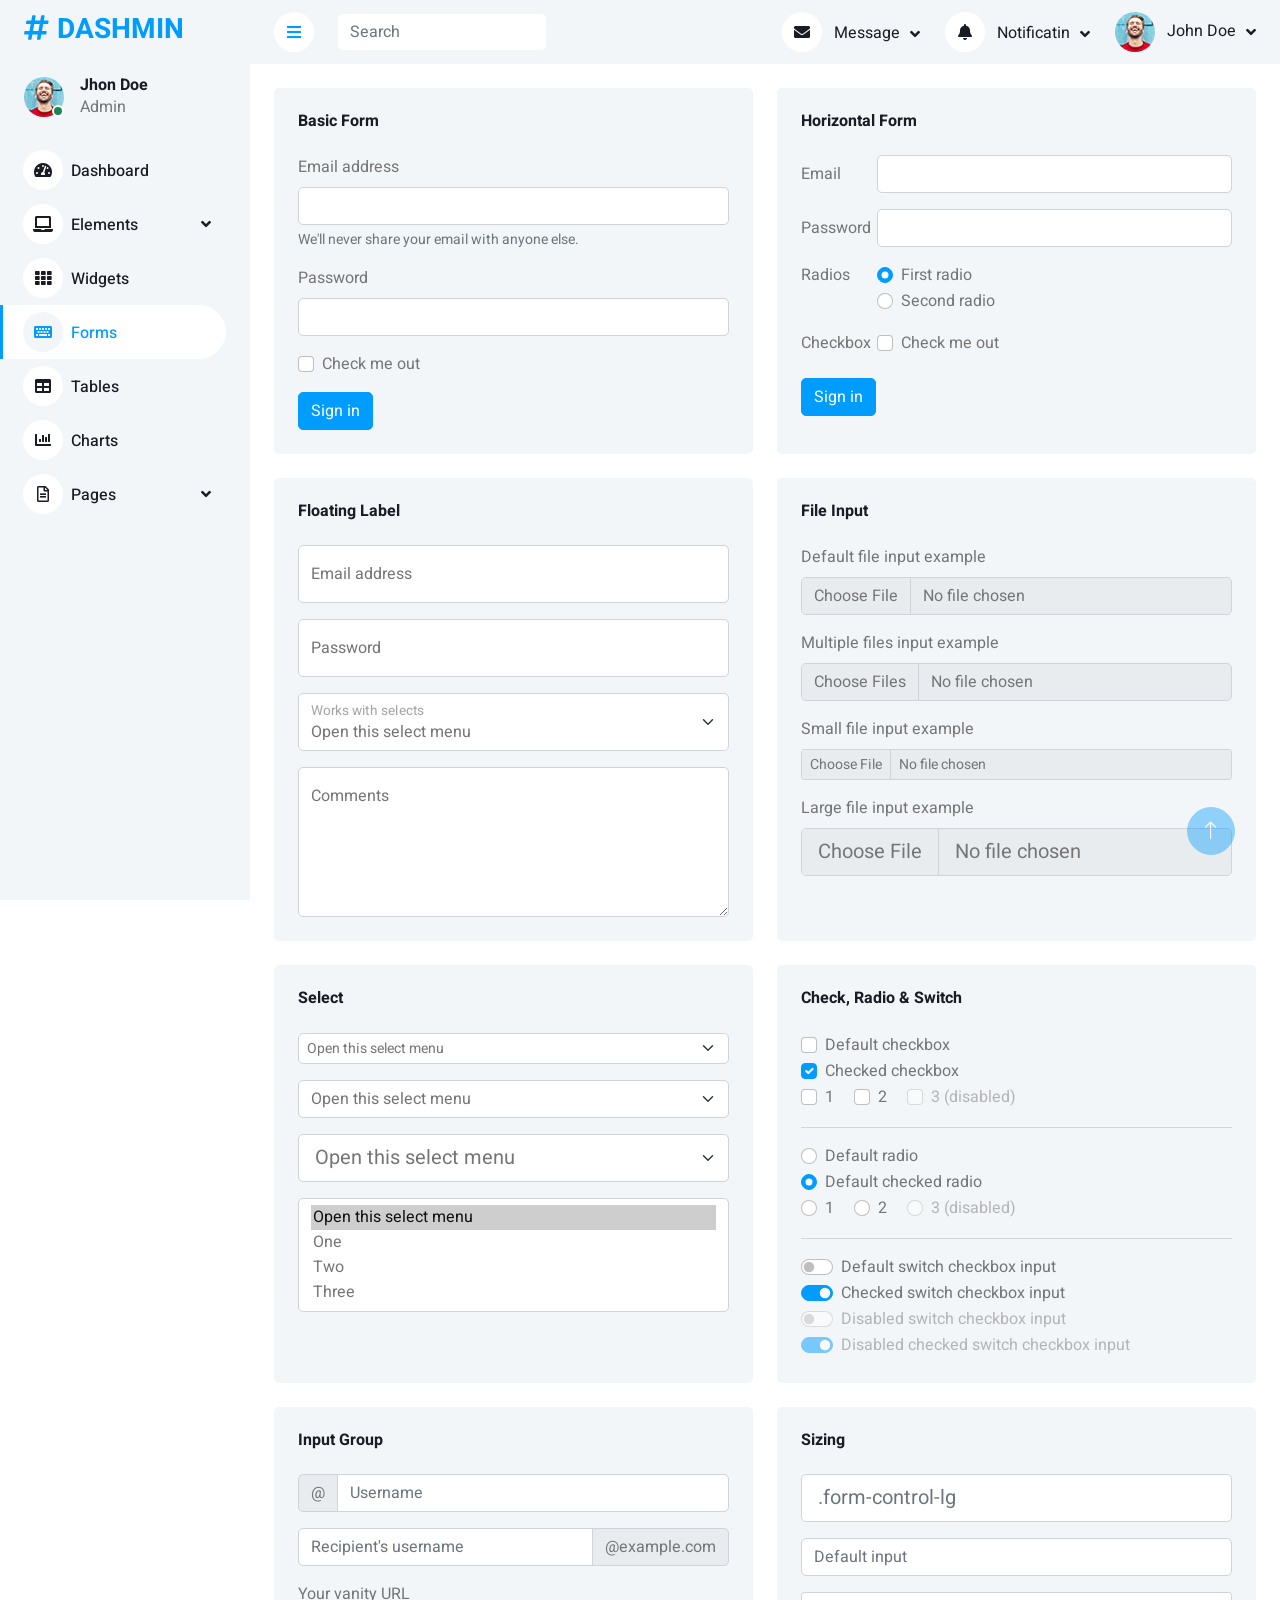
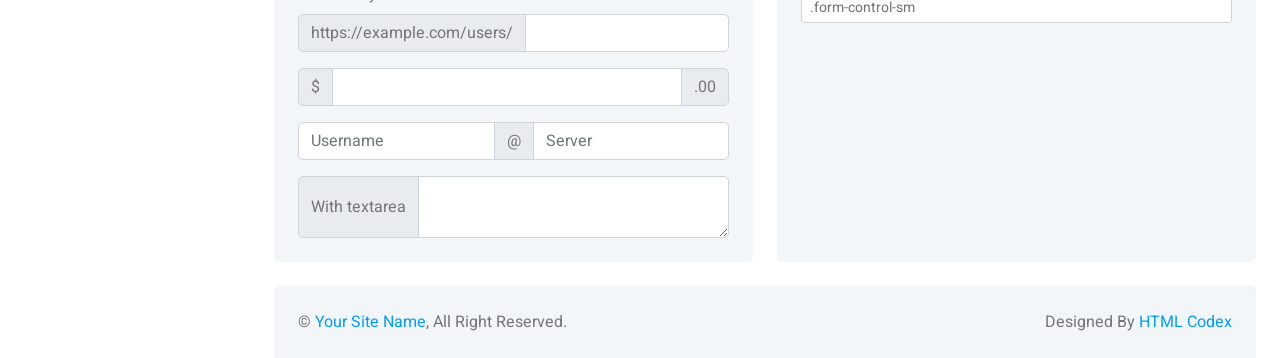
<file: theme/bootstrap-admin-template-free/form.html>
<!DOCTYPE html>
<html lang="en">

<head>
    <meta charset="utf-8">
    <title>DASHMIN - Bootstrap Admin Template</title>
    <meta content="width=device-width, initial-scale=1.0" name="viewport">
    <meta content="" name="keywords">
    <meta content="" name="description">

    <!-- Favicon -->
    <link href="img/favicon.ico" rel="icon">

    <!-- Google Web Fonts -->
    <link rel="preconnect" href="https://fonts.googleapis.com">
    <link rel="preconnect" href="https://fonts.gstatic.com" crossorigin>
    <link href="https://fonts.googleapis.com/css2?family=Heebo:wght@400;500;600;700&display=swap" rel="stylesheet">
    
    <!-- Icon Font Stylesheet -->
    <link href="https://cdnjs.cloudflare.com/ajax/libs/font-awesome/5.10.0/css/all.min.css" rel="stylesheet">
    <link href="https://cdn.jsdelivr.net/npm/bootstrap-icons@1.4.1/font/bootstrap-icons.css" rel="stylesheet">

    <!-- Libraries Stylesheet -->
    <link href="lib/owlcarousel/assets/owl.carousel.min.css" rel="stylesheet">
    <link href="lib/tempusdominus/css/tempusdominus-bootstrap-4.min.css" rel="stylesheet" />

    <!-- Customized Bootstrap Stylesheet -->
    <link href="css/bootstrap.min.css" rel="stylesheet">

    <!-- Template Stylesheet -->
    <link href="css/style.css" rel="stylesheet">
</head>

<body>
    <div class="container-fluid position-relative bg-white d-flex p-0">
        <!-- Spinner Start -->
        <div id="spinner" class="show bg-white position-fixed translate-middle w-100 vh-100 top-50 start-50 d-flex align-items-center justify-content-center">
            <div class="spinner-border text-primary" style="width: 3rem; height: 3rem;" role="status">
                <span class="sr-only">Loading...</span>
            </div>
        </div>
        <!-- Spinner End -->


        <!-- Sidebar Start -->
        <div class="sidebar pe-4 pb-3">
            <nav class="navbar bg-light navbar-light">
                <a href="index.html" class="navbar-brand mx-4 mb-3">
                    <h3 class="text-primary"><i class="fa fa-hashtag me-2"></i>DASHMIN</h3>
                </a>
                <div class="d-flex align-items-center ms-4 mb-4">
                    <div class="position-relative">
                        <img class="rounded-circle" src="img/user.jpg" alt="" style="width: 40px; height: 40px;">
                        <div class="bg-success rounded-circle border border-2 border-white position-absolute end-0 bottom-0 p-1"></div>
                    </div>
                    <div class="ms-3">
                        <h6 class="mb-0">Jhon Doe</h6>
                        <span>Admin</span>
                    </div>
                </div>
                <div class="navbar-nav w-100">
                    <a href="index.html" class="nav-item nav-link"><i class="fa fa-tachometer-alt me-2"></i>Dashboard</a>
                    <div class="nav-item dropdown">
                        <a href="#" class="nav-link dropdown-toggle" data-bs-toggle="dropdown"><i class="fa fa-laptop me-2"></i>Elements</a>
                        <div class="dropdown-menu bg-transparent border-0">
                            <a href="button.html" class="dropdown-item">Buttons</a>
                            <a href="typography.html" class="dropdown-item">Typography</a>
                            <a href="element.html" class="dropdown-item">Other Elements</a>
                        </div>
                    </div>
                    <a href="widget.html" class="nav-item nav-link"><i class="fa fa-th me-2"></i>Widgets</a>
                    <a href="form.html" class="nav-item nav-link active"><i class="fa fa-keyboard me-2"></i>Forms</a>
                    <a href="table.html" class="nav-item nav-link"><i class="fa fa-table me-2"></i>Tables</a>
                    <a href="chart.html" class="nav-item nav-link"><i class="fa fa-chart-bar me-2"></i>Charts</a>
                    <div class="nav-item dropdown">
                        <a href="#" class="nav-link dropdown-toggle" data-bs-toggle="dropdown"><i class="far fa-file-alt me-2"></i>Pages</a>
                        <div class="dropdown-menu bg-transparent border-0">
                            <a href="signin.html" class="dropdown-item">Sign In</a>
                            <a href="signup.html" class="dropdown-item">Sign Up</a>
                            <a href="404.html" class="dropdown-item">404 Error</a>
                            <a href="blank.html" class="dropdown-item">Blank Page</a>
                        </div>
                    </div>
                </div>
            </nav>
        </div>
        <!-- Sidebar End -->


        <!-- Content Start -->
        <div class="content">
            <!-- Navbar Start -->
            <nav class="navbar navbar-expand bg-light navbar-light sticky-top px-4 py-0">
                <a href="index.html" class="navbar-brand d-flex d-lg-none me-4">
                    <h2 class="text-primary mb-0"><i class="fa fa-hashtag"></i></h2>
                </a>
                <a href="#" class="sidebar-toggler flex-shrink-0">
                    <i class="fa fa-bars"></i>
                </a>
                <form class="d-none d-md-flex ms-4">
                    <input class="form-control border-0" type="search" placeholder="Search">
                </form>
                <div class="navbar-nav align-items-center ms-auto">
                    <div class="nav-item dropdown">
                        <a href="#" class="nav-link dropdown-toggle" data-bs-toggle="dropdown">
                            <i class="fa fa-envelope me-lg-2"></i>
                            <span class="d-none d-lg-inline-flex">Message</span>
                        </a>
                        <div class="dropdown-menu dropdown-menu-end bg-light border-0 rounded-0 rounded-bottom m-0">
                            <a href="#" class="dropdown-item">
                                <div class="d-flex align-items-center">
                                    <img class="rounded-circle" src="img/user.jpg" alt="" style="width: 40px; height: 40px;">
                                    <div class="ms-2">
                                        <h6 class="fw-normal mb-0">Jhon send you a message</h6>
                                        <small>15 minutes ago</small>
                                    </div>
                                </div>
                            </a>
                            <hr class="dropdown-divider">
                            <a href="#" class="dropdown-item">
                                <div class="d-flex align-items-center">
                                    <img class="rounded-circle" src="img/user.jpg" alt="" style="width: 40px; height: 40px;">
                                    <div class="ms-2">
                                        <h6 class="fw-normal mb-0">Jhon send you a message</h6>
                                        <small>15 minutes ago</small>
                                    </div>
                                </div>
                            </a>
                            <hr class="dropdown-divider">
                            <a href="#" class="dropdown-item">
                                <div class="d-flex align-items-center">
                                    <img class="rounded-circle" src="img/user.jpg" alt="" style="width: 40px; height: 40px;">
                                    <div class="ms-2">
                                        <h6 class="fw-normal mb-0">Jhon send you a message</h6>
                                        <small>15 minutes ago</small>
                                    </div>
                                </div>
                            </a>
                            <hr class="dropdown-divider">
                            <a href="#" class="dropdown-item text-center">See all message</a>
                        </div>
                    </div>
                    <div class="nav-item dropdown">
                        <a href="#" class="nav-link dropdown-toggle" data-bs-toggle="dropdown">
                            <i class="fa fa-bell me-lg-2"></i>
                            <span class="d-none d-lg-inline-flex">Notificatin</span>
                        </a>
                        <div class="dropdown-menu dropdown-menu-end bg-light border-0 rounded-0 rounded-bottom m-0">
                            <a href="#" class="dropdown-item">
                                <h6 class="fw-normal mb-0">Profile updated</h6>
                                <small>15 minutes ago</small>
                            </a>
                            <hr class="dropdown-divider">
                            <a href="#" class="dropdown-item">
                                <h6 class="fw-normal mb-0">New user added</h6>
                                <small>15 minutes ago</small>
                            </a>
                            <hr class="dropdown-divider">
                            <a href="#" class="dropdown-item">
                                <h6 class="fw-normal mb-0">Password changed</h6>
                                <small>15 minutes ago</small>
                            </a>
                            <hr class="dropdown-divider">
                            <a href="#" class="dropdown-item text-center">See all notifications</a>
                        </div>
                    </div>
                    <div class="nav-item dropdown">
                        <a href="#" class="nav-link dropdown-toggle" data-bs-toggle="dropdown">
                            <img class="rounded-circle me-lg-2" src="img/user.jpg" alt="" style="width: 40px; height: 40px;">
                            <span class="d-none d-lg-inline-flex">John Doe</span>
                        </a>
                        <div class="dropdown-menu dropdown-menu-end bg-light border-0 rounded-0 rounded-bottom m-0">
                            <a href="#" class="dropdown-item">My Profile</a>
                            <a href="#" class="dropdown-item">Settings</a>
                            <a href="#" class="dropdown-item">Log Out</a>
                        </div>
                    </div>
                </div>
            </nav>
            <!-- Navbar End -->


            <!-- Form Start -->
            <div class="container-fluid pt-4 px-4">
                <div class="row g-4">
                    <div class="col-sm-12 col-xl-6">
                        <div class="bg-light rounded h-100 p-4">
                            <h6 class="mb-4">Basic Form</h6>
                            <form>
                                <div class="mb-3">
                                    <label for="exampleInputEmail1" class="form-label">Email address</label>
                                    <input type="email" class="form-control" id="exampleInputEmail1"
                                        aria-describedby="emailHelp">
                                    <div id="emailHelp" class="form-text">We'll never share your email with anyone else.
                                    </div>
                                </div>
                                <div class="mb-3">
                                    <label for="exampleInputPassword1" class="form-label">Password</label>
                                    <input type="password" class="form-control" id="exampleInputPassword1">
                                </div>
                                <div class="mb-3 form-check">
                                    <input type="checkbox" class="form-check-input" id="exampleCheck1">
                                    <label class="form-check-label" for="exampleCheck1">Check me out</label>
                                </div>
                                <button type="submit" class="btn btn-primary">Sign in</button>
                            </form>
                        </div>
                    </div>
                    <div class="col-sm-12 col-xl-6">
                        <div class="bg-light rounded h-100 p-4">
                            <h6 class="mb-4">Horizontal Form</h6>
                            <form>
                                <div class="row mb-3">
                                    <label for="inputEmail3" class="col-sm-2 col-form-label">Email</label>
                                    <div class="col-sm-10">
                                        <input type="email" class="form-control" id="inputEmail3">
                                    </div>
                                </div>
                                <div class="row mb-3">
                                    <label for="inputPassword3" class="col-sm-2 col-form-label">Password</label>
                                    <div class="col-sm-10">
                                        <input type="password" class="form-control" id="inputPassword3">
                                    </div>
                                </div>
                                <fieldset class="row mb-3">
                                    <legend class="col-form-label col-sm-2 pt-0">Radios</legend>
                                    <div class="col-sm-10">
                                        <div class="form-check">
                                            <input class="form-check-input" type="radio" name="gridRadios"
                                                id="gridRadios1" value="option1" checked>
                                            <label class="form-check-label" for="gridRadios1">
                                                First radio
                                            </label>
                                        </div>
                                        <div class="form-check">
                                            <input class="form-check-input" type="radio" name="gridRadios"
                                                id="gridRadios2" value="option2">
                                            <label class="form-check-label" for="gridRadios2">
                                                Second radio
                                            </label>
                                        </div>
                                    </div>
                                </fieldset>
                                <div class="row mb-3">
                                    <legend class="col-form-label col-sm-2 pt-0">Checkbox</legend>
                                    <div class="col-sm-10">
                                        <div class="form-check">
                                            <input class="form-check-input" type="checkbox" id="gridCheck1">
                                            <label class="form-check-label" for="gridCheck1">
                                                Check me out
                                            </label>
                                        </div>
                                    </div>
                                </div>
                                <button type="submit" class="btn btn-primary">Sign in</button>
                            </form>
                        </div>
                    </div>
                    <div class="col-sm-12 col-xl-6">
                        <div class="bg-light rounded h-100 p-4">
                            <h6 class="mb-4">Floating Label</h6>
                            <div class="form-floating mb-3">
                                <input type="email" class="form-control" id="floatingInput"
                                    placeholder="name@example.com">
                                <label for="floatingInput">Email address</label>
                            </div>
                            <div class="form-floating mb-3">
                                <input type="password" class="form-control" id="floatingPassword"
                                    placeholder="Password">
                                <label for="floatingPassword">Password</label>
                            </div>
                            <div class="form-floating mb-3">
                                <select class="form-select" id="floatingSelect"
                                    aria-label="Floating label select example">
                                    <option selected>Open this select menu</option>
                                    <option value="1">One</option>
                                    <option value="2">Two</option>
                                    <option value="3">Three</option>
                                </select>
                                <label for="floatingSelect">Works with selects</label>
                            </div>
                            <div class="form-floating">
                                <textarea class="form-control" placeholder="Leave a comment here"
                                    id="floatingTextarea" style="height: 150px;"></textarea>
                                <label for="floatingTextarea">Comments</label>
                            </div>
                        </div>
                    </div>
                    <div class="col-sm-12 col-xl-6">
                        <div class="bg-light rounded h-100 p-4">
                            <h6 class="mb-4">File Input</h6>
                            <div class="mb-3">
                                <label for="formFile" class="form-label">Default file input example</label>
                                <input class="form-control" type="file" id="formFile">
                            </div>
                            <div class="mb-3">
                                <label for="formFileMultiple" class="form-label">Multiple files input example</label>
                                <input class="form-control" type="file" id="formFileMultiple" multiple>
                            </div>
                            <div class="mb-3">
                                <label for="formFileSm" class="form-label">Small file input example</label>
                                <input class="form-control form-control-sm" id="formFileSm" type="file">
                            </div>
                            <div>
                                <label for="formFileLg" class="form-label">Large file input example</label>
                                <input class="form-control form-control-lg" id="formFileLg" type="file">
                            </div>
                        </div>
                    </div>
                    <div class="col-sm-12 col-xl-6">
                        <div class="bg-light rounded h-100 p-4">
                            <h6 class="mb-4">Select</h6>
                            <select class="form-select form-select-sm mb-3" aria-label=".form-select-sm example">
                                <option selected>Open this select menu</option>
                                <option value="1">One</option>
                                <option value="2">Two</option>
                                <option value="3">Three</option>
                            </select>
                            <select class="form-select mb-3" aria-label="Default select example">
                                <option selected>Open this select menu</option>
                                <option value="1">One</option>
                                <option value="2">Two</option>
                                <option value="3">Three</option>
                            </select>
                            <select class="form-select form-select-lg mb-3" aria-label=".form-select-lg example">
                                <option selected>Open this select menu</option>
                                <option value="1">One</option>
                                <option value="2">Two</option>
                                <option value="3">Three</option>
                            </select>
                            <select class="form-select" multiple aria-label="multiple select example">
                                <option selected>Open this select menu</option>
                                <option value="1">One</option>
                                <option value="2">Two</option>
                                <option value="3">Three</option>
                            </select>
                        </div>
                    </div>
                    <div class="col-sm-12 col-xl-6">
                        <div class="bg-light rounded h-100 p-4">
                            <h6 class="mb-4">Check, Radio & Switch</h6>
                            <div class="form-check">
                                <input class="form-check-input" type="checkbox" value="" id="flexCheckDefault">
                                <label class="form-check-label" for="flexCheckDefault">
                                    Default checkbox
                                </label>
                            </div>
                            <div class="form-check">
                                <input class="form-check-input" type="checkbox" value="" id="flexCheckChecked" checked>
                                <label class="form-check-label" for="flexCheckChecked">
                                    Checked checkbox
                                </label>
                            </div>
                            <div class="form-check form-check-inline">
                                <input class="form-check-input" type="checkbox" id="inlineCheckbox1" value="option1">
                                <label class="form-check-label" for="inlineCheckbox1">1</label>
                            </div>
                            <div class="form-check form-check-inline">
                                <input class="form-check-input" type="checkbox" id="inlineCheckbox2" value="option2">
                                <label class="form-check-label" for="inlineCheckbox2">2</label>
                            </div>
                            <div class="form-check form-check-inline">
                                <input class="form-check-input" type="checkbox" id="inlineCheckbox3" value="option3"
                                    disabled>
                                <label class="form-check-label" for="inlineCheckbox3">3 (disabled)</label>
                            </div>
                            <hr>
                            <div class="form-check">
                                <input class="form-check-input" type="radio" name="flexRadioDefault"
                                    id="flexRadioDefault1">
                                <label class="form-check-label" for="flexRadioDefault1">
                                    Default radio
                                </label>
                            </div>
                            <div class="form-check">
                                <input class="form-check-input" type="radio" name="flexRadioDefault"
                                    id="flexRadioDefault2" checked>
                                <label class="form-check-label" for="flexRadioDefault2">
                                    Default checked radio
                                </label>
                            </div>
                            <div class="form-check form-check-inline">
                                <input class="form-check-input" type="radio" name="inlineRadioOptions" id="inlineRadio1"
                                    value="option1">
                                <label class="form-check-label" for="inlineRadio1">1</label>
                            </div>
                            <div class="form-check form-check-inline">
                                <input class="form-check-input" type="radio" name="inlineRadioOptions" id="inlineRadio2"
                                    value="option2">
                                <label class="form-check-label" for="inlineRadio2">2</label>
                            </div>
                            <div class="form-check form-check-inline">
                                <input class="form-check-input" type="radio" name="inlineRadioOptions" id="inlineRadio3"
                                    value="option3" disabled>
                                <label class="form-check-label" for="inlineRadio3">3 (disabled)</label>
                            </div>
                            <hr>
                            <div class="form-check form-switch">
                                <input class="form-check-input" type="checkbox" role="switch"
                                    id="flexSwitchCheckDefault">
                                <label class="form-check-label" for="flexSwitchCheckDefault">Default switch checkbox
                                    input</label>
                            </div>
                            <div class="form-check form-switch">
                                <input class="form-check-input" type="checkbox" role="switch"
                                    id="flexSwitchCheckChecked" checked>
                                <label class="form-check-label" for="flexSwitchCheckChecked">Checked switch checkbox
                                    input</label>
                            </div>
                            <div class="form-check form-switch">
                                <input class="form-check-input" type="checkbox" role="switch"
                                    id="flexSwitchCheckDisabled" disabled>
                                <label class="form-check-label" for="flexSwitchCheckDisabled">Disabled switch checkbox
                                    input</label>
                            </div>
                            <div class="form-check form-switch">
                                <input class="form-check-input" type="checkbox" role="switch"
                                    id="flexSwitchCheckCheckedDisabled" checked disabled>
                                <label class="form-check-label" for="flexSwitchCheckCheckedDisabled">Disabled checked
                                    switch checkbox input</label>
                            </div>
                        </div>
                    </div>
                    <div class="col-sm-12 col-xl-6">
                        <div class="bg-light rounded h-100 p-4">
                            <h6 class="mb-4">Input Group</h6>
                            <div class="input-group mb-3">
                                <span class="input-group-text" id="basic-addon1">@</span>
                                <input type="text" class="form-control" placeholder="Username" aria-label="Username"
                                    aria-describedby="basic-addon1">
                            </div>
                            <div class="input-group mb-3">
                                <input type="text" class="form-control" placeholder="Recipient's username"
                                    aria-label="Recipient's username" aria-describedby="basic-addon2">
                                <span class="input-group-text" id="basic-addon2">@example.com</span>
                            </div>
                            <label for="basic-url" class="form-label">Your vanity URL</label>
                            <div class="input-group mb-3">
                                <span class="input-group-text" id="basic-addon3">https://example.com/users/</span>
                                <input type="text" class="form-control" id="basic-url" aria-describedby="basic-addon3">
                            </div>
                            <div class="input-group mb-3">
                                <span class="input-group-text">$</span>
                                <input type="text" class="form-control" aria-label="Amount (to the nearest dollar)">
                                <span class="input-group-text">.00</span>
                            </div>
                            <div class="input-group mb-3">
                                <input type="text" class="form-control" placeholder="Username" aria-label="Username">
                                <span class="input-group-text">@</span>
                                <input type="text" class="form-control" placeholder="Server" aria-label="Server">
                            </div>
                            <div class="input-group">
                                <span class="input-group-text">With textarea</span>
                                <textarea class="form-control" aria-label="With textarea"></textarea>
                            </div>
                        </div>
                    </div>
                    <div class="col-sm-12 col-xl-6">
                        <div class="bg-light rounded h-100 p-4">
                            <h6 class="mb-4">Sizing</h6>
                            <input class="form-control form-control-lg mb-3" type="text" placeholder=".form-control-lg"
                                aria-label=".form-control-lg example">
                            <input class="form-control mb-3" type="text" placeholder="Default input"
                                aria-label="default input example">
                            <input class="form-control form-control-sm" type="text" placeholder=".form-control-sm"
                                aria-label=".form-control-sm example">
                        </div>
                    </div>
                </div>
            </div>
            <!-- Form End -->


            <!-- Footer Start -->
            <div class="container-fluid pt-4 px-4">
                <div class="bg-light rounded-top p-4">
                    <div class="row">
                        <div class="col-12 col-sm-6 text-center text-sm-start">
                            &copy; <a href="#">Your Site Name</a>, All Right Reserved. 
                        </div>
                        <div class="col-12 col-sm-6 text-center text-sm-end">
                            <!--/*** This template is free as long as you keep the footer author’s credit link/attribution link/backlink. If you'd like to use the template without the footer author’s credit link/attribution link/backlink, you can purchase the Credit Removal License from "https://htmlcodex.com/credit-removal". Thank you for your support. ***/-->
                            Designed By <a href="https://htmlcodex.com">HTML Codex</a>
                        </div>
                    </div>
                </div>
            </div>
            <!-- Footer End -->
        </div>
        <!-- Content End -->


        <!-- Back to Top -->
        <a href="#" class="btn btn-lg btn-primary btn-lg-square back-to-top"><i class="bi bi-arrow-up"></i></a>
    </div>

    <!-- JavaScript Libraries -->
    <script src="https://code.jquery.com/jquery-3.4.1.min.js"></script>
    <script src="https://cdn.jsdelivr.net/npm/bootstrap@5.0.0/dist/js/bootstrap.bundle.min.js"></script>
    <script src="lib/chart/chart.min.js"></script>
    <script src="lib/easing/easing.min.js"></script>
    <script src="lib/waypoints/waypoints.min.js"></script>
    <script src="lib/owlcarousel/owl.carousel.min.js"></script>
    <script src="lib/tempusdominus/js/moment.min.js"></script>
    <script src="lib/tempusdominus/js/moment-timezone.min.js"></script>
    <script src="lib/tempusdominus/js/tempusdominus-bootstrap-4.min.js"></script>

    <!-- Template Javascript -->
    <script src="js/main.js"></script>
</body>

</html>
</file>
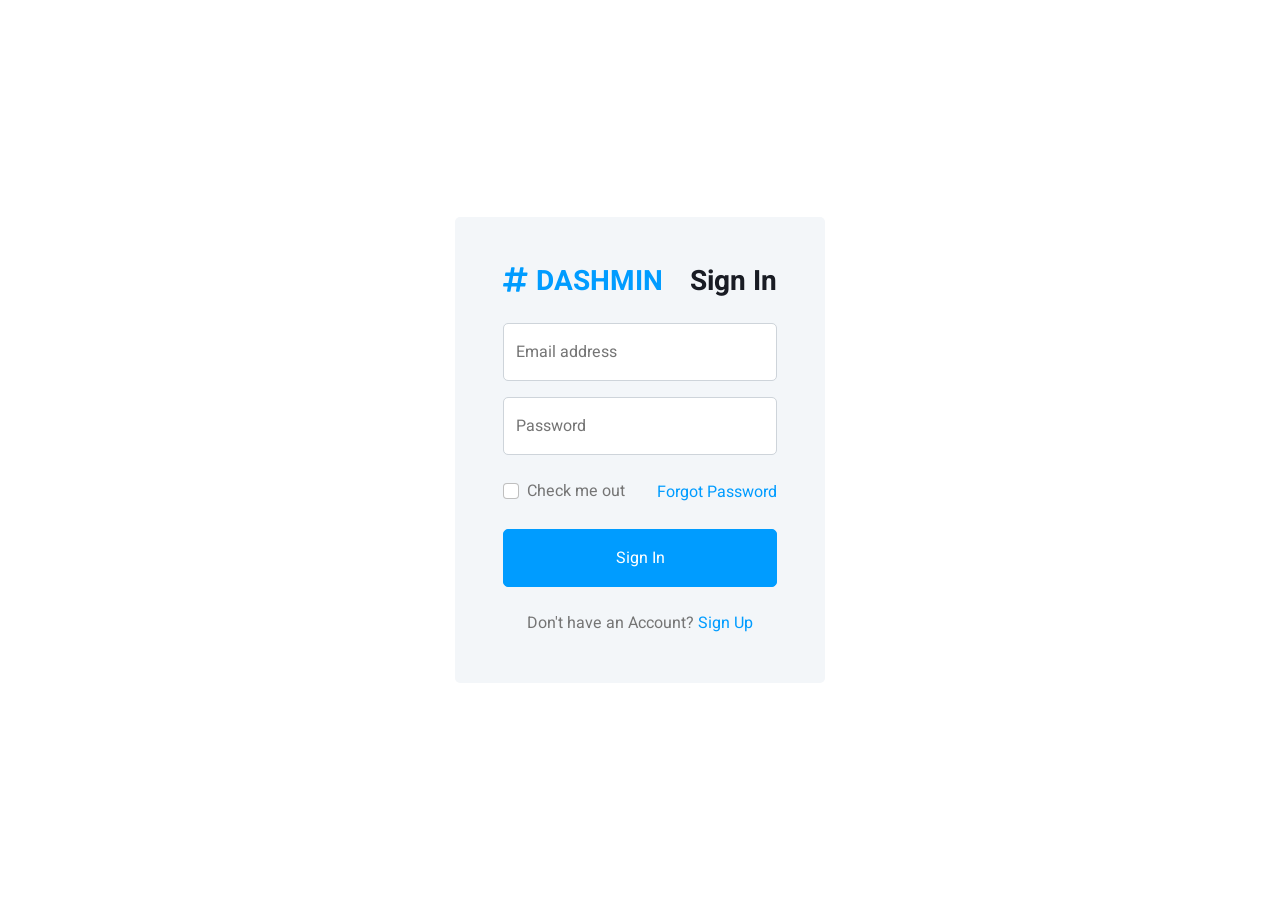
<file: theme/bootstrap-admin-template-free/signin.html>
<!DOCTYPE html>
<html lang="en">

<head>
    <meta charset="utf-8">
    <title>DASHMIN - Bootstrap Admin Template</title>
    <meta content="width=device-width, initial-scale=1.0" name="viewport">
    <meta content="" name="keywords">
    <meta content="" name="description">

    <!-- Favicon -->
    <link href="img/favicon.ico" rel="icon">

    <!-- Google Web Fonts -->
    <link rel="preconnect" href="https://fonts.googleapis.com">
    <link rel="preconnect" href="https://fonts.gstatic.com" crossorigin>
    <link href="https://fonts.googleapis.com/css2?family=Heebo:wght@400;500;600;700&display=swap" rel="stylesheet">
    
    <!-- Icon Font Stylesheet -->
    <link href="https://cdnjs.cloudflare.com/ajax/libs/font-awesome/5.10.0/css/all.min.css" rel="stylesheet">
    <link href="https://cdn.jsdelivr.net/npm/bootstrap-icons@1.4.1/font/bootstrap-icons.css" rel="stylesheet">

    <!-- Libraries Stylesheet -->
    <link href="lib/owlcarousel/assets/owl.carousel.min.css" rel="stylesheet">
    <link href="lib/tempusdominus/css/tempusdominus-bootstrap-4.min.css" rel="stylesheet" />

    <!-- Customized Bootstrap Stylesheet -->
    <link href="css/bootstrap.min.css" rel="stylesheet">

    <!-- Template Stylesheet -->
    <link href="css/style.css" rel="stylesheet">
</head>

<body>
    <div class="container-fluid position-relative bg-white d-flex p-0">
        <!-- Spinner Start -->
        <div id="spinner" class="show bg-white position-fixed translate-middle w-100 vh-100 top-50 start-50 d-flex align-items-center justify-content-center">
            <div class="spinner-border text-primary" style="width: 3rem; height: 3rem;" role="status">
                <span class="sr-only">Loading...</span>
            </div>
        </div>
        <!-- Spinner End -->


        <!-- Sign In Start -->
        <div class="container-fluid">
            <div class="row h-100 align-items-center justify-content-center" style="min-height: 100vh;">
                <div class="col-12 col-sm-8 col-md-6 col-lg-5 col-xl-4">
                    <div class="bg-light rounded p-4 p-sm-5 my-4 mx-3">
                        <div class="d-flex align-items-center justify-content-between mb-3">
                            <a href="index.html" class="">
                                <h3 class="text-primary"><i class="fa fa-hashtag me-2"></i>DASHMIN</h3>
                            </a>
                            <h3>Sign In</h3>
                        </div>
                        <div class="form-floating mb-3">
                            <input type="email" class="form-control" id="floatingInput" placeholder="name@example.com">
                            <label for="floatingInput">Email address</label>
                        </div>
                        <div class="form-floating mb-4">
                            <input type="password" class="form-control" id="floatingPassword" placeholder="Password">
                            <label for="floatingPassword">Password</label>
                        </div>
                        <div class="d-flex align-items-center justify-content-between mb-4">
                            <div class="form-check">
                                <input type="checkbox" class="form-check-input" id="exampleCheck1">
                                <label class="form-check-label" for="exampleCheck1">Check me out</label>
                            </div>
                            <a href="">Forgot Password</a>
                        </div>
                        <button type="submit" class="btn btn-primary py-3 w-100 mb-4">Sign In</button>
                        <p class="text-center mb-0">Don't have an Account? <a href="">Sign Up</a></p>
                    </div>
                </div>
            </div>
        </div>
        <!-- Sign In End -->
    </div>

    <!-- JavaScript Libraries -->
    <script src="https://code.jquery.com/jquery-3.4.1.min.js"></script>
    <script src="https://cdn.jsdelivr.net/npm/bootstrap@5.0.0/dist/js/bootstrap.bundle.min.js"></script>
    <script src="lib/chart/chart.min.js"></script>
    <script src="lib/easing/easing.min.js"></script>
    <script src="lib/waypoints/waypoints.min.js"></script>
    <script src="lib/owlcarousel/owl.carousel.min.js"></script>
    <script src="lib/tempusdominus/js/moment.min.js"></script>
    <script src="lib/tempusdominus/js/moment-timezone.min.js"></script>
    <script src="lib/tempusdominus/js/tempusdominus-bootstrap-4.min.js"></script>

    <!-- Template Javascript -->
    <script src="js/main.js"></script>
</body>

</html>
</file>
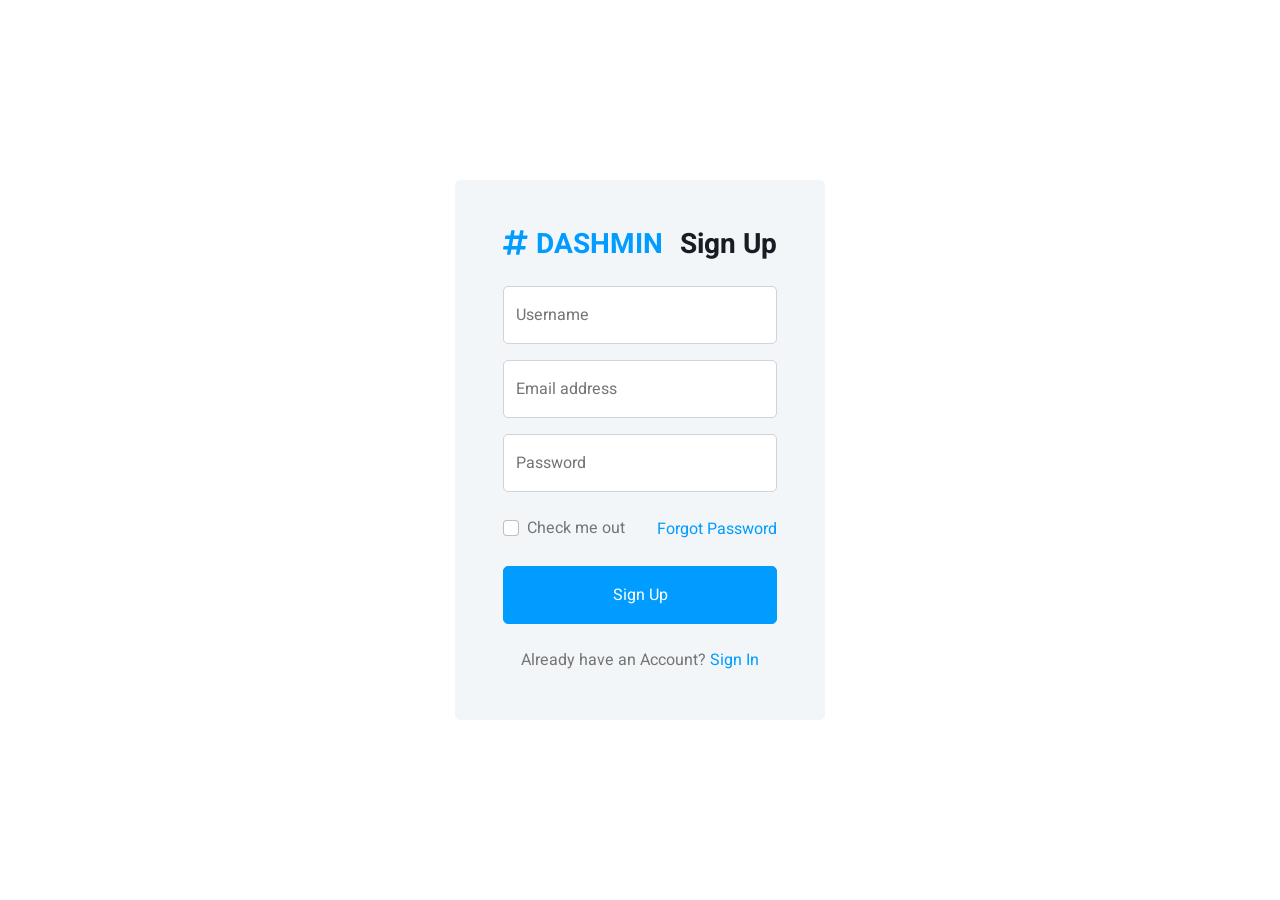
<file: theme/bootstrap-admin-template-free/signup.html>
<!DOCTYPE html>
<html lang="en">

<head>
    <meta charset="utf-8">
    <title>DASHMIN - Bootstrap Admin Template</title>
    <meta content="width=device-width, initial-scale=1.0" name="viewport">
    <meta content="" name="keywords">
    <meta content="" name="description">

    <!-- Favicon -->
    <link href="img/favicon.ico" rel="icon">

    <!-- Google Web Fonts -->
    <link rel="preconnect" href="https://fonts.googleapis.com">
    <link rel="preconnect" href="https://fonts.gstatic.com" crossorigin>
    <link href="https://fonts.googleapis.com/css2?family=Heebo:wght@400;500;600;700&display=swap" rel="stylesheet">
    
    <!-- Icon Font Stylesheet -->
    <link href="https://cdnjs.cloudflare.com/ajax/libs/font-awesome/5.10.0/css/all.min.css" rel="stylesheet">
    <link href="https://cdn.jsdelivr.net/npm/bootstrap-icons@1.4.1/font/bootstrap-icons.css" rel="stylesheet">

    <!-- Libraries Stylesheet -->
    <link href="lib/owlcarousel/assets/owl.carousel.min.css" rel="stylesheet">
    <link href="lib/tempusdominus/css/tempusdominus-bootstrap-4.min.css" rel="stylesheet" />

    <!-- Customized Bootstrap Stylesheet -->
    <link href="css/bootstrap.min.css" rel="stylesheet">

    <!-- Template Stylesheet -->
    <link href="css/style.css" rel="stylesheet">
</head>

<body>
    <div class="container-fluid position-relative bg-white d-flex p-0">
        <!-- Spinner Start -->
        <div id="spinner" class="show bg-white position-fixed translate-middle w-100 vh-100 top-50 start-50 d-flex align-items-center justify-content-center">
            <div class="spinner-border text-primary" style="width: 3rem; height: 3rem;" role="status">
                <span class="sr-only">Loading...</span>
            </div>
        </div>
        <!-- Spinner End -->


        <!-- Sign Up Start -->
        <div class="container-fluid">
            <div class="row h-100 align-items-center justify-content-center" style="min-height: 100vh;">
                <div class="col-12 col-sm-8 col-md-6 col-lg-5 col-xl-4">
                    <div class="bg-light rounded p-4 p-sm-5 my-4 mx-3">
                        <div class="d-flex align-items-center justify-content-between mb-3">
                            <a href="index.html" class="">
                                <h3 class="text-primary"><i class="fa fa-hashtag me-2"></i>DASHMIN</h3>
                            </a>
                            <h3>Sign Up</h3>
                        </div>
                        <div class="form-floating mb-3">
                            <input type="text" class="form-control" id="floatingText" placeholder="jhondoe">
                            <label for="floatingText">Username</label>
                        </div>
                        <div class="form-floating mb-3">
                            <input type="email" class="form-control" id="floatingInput" placeholder="name@example.com">
                            <label for="floatingInput">Email address</label>
                        </div>
                        <div class="form-floating mb-4">
                            <input type="password" class="form-control" id="floatingPassword" placeholder="Password">
                            <label for="floatingPassword">Password</label>
                        </div>
                        <div class="d-flex align-items-center justify-content-between mb-4">
                            <div class="form-check">
                                <input type="checkbox" class="form-check-input" id="exampleCheck1">
                                <label class="form-check-label" for="exampleCheck1">Check me out</label>
                            </div>
                            <a href="">Forgot Password</a>
                        </div>
                        <button type="submit" class="btn btn-primary py-3 w-100 mb-4">Sign Up</button>
                        <p class="text-center mb-0">Already have an Account? <a href="">Sign In</a></p>
                    </div>
                </div>
            </div>
        </div>
        <!-- Sign Up End -->
    </div>

    <!-- JavaScript Libraries -->
    <script src="https://code.jquery.com/jquery-3.4.1.min.js"></script>
    <script src="https://cdn.jsdelivr.net/npm/bootstrap@5.0.0/dist/js/bootstrap.bundle.min.js"></script>
    <script src="lib/chart/chart.min.js"></script>
    <script src="lib/easing/easing.min.js"></script>
    <script src="lib/waypoints/waypoints.min.js"></script>
    <script src="lib/owlcarousel/owl.carousel.min.js"></script>
    <script src="lib/tempusdominus/js/moment.min.js"></script>
    <script src="lib/tempusdominus/js/moment-timezone.min.js"></script>
    <script src="lib/tempusdominus/js/tempusdominus-bootstrap-4.min.js"></script>

    <!-- Template Javascript -->
    <script src="js/main.js"></script>
</body>

</html>
</file>
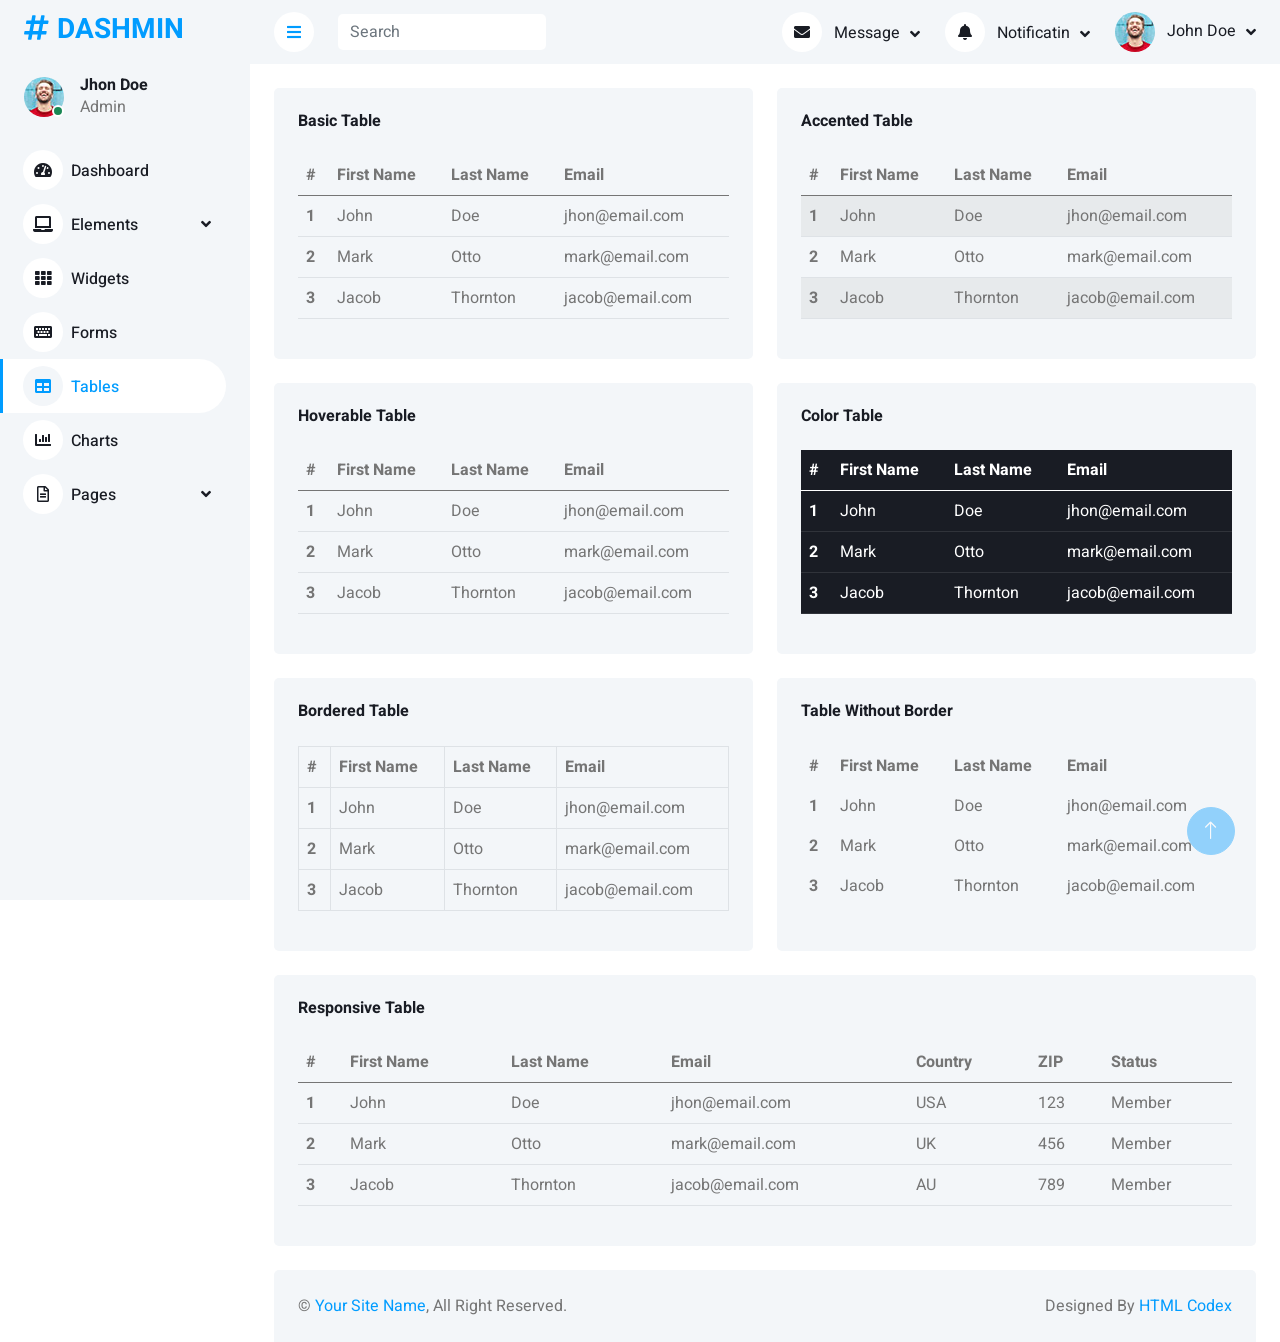
<file: theme/bootstrap-admin-template-free/table.html>
<!DOCTYPE html>
<html lang="en">

<head>
    <meta charset="utf-8">
    <title>DASHMIN - Bootstrap Admin Template</title>
    <meta content="width=device-width, initial-scale=1.0" name="viewport">
    <meta content="" name="keywords">
    <meta content="" name="description">

    <!-- Favicon -->
    <link href="img/favicon.ico" rel="icon">

    <!-- Google Web Fonts -->
    <link rel="preconnect" href="https://fonts.googleapis.com">
    <link rel="preconnect" href="https://fonts.gstatic.com" crossorigin>
    <link href="https://fonts.googleapis.com/css2?family=Heebo:wght@400;500;600;700&display=swap" rel="stylesheet">
    
    <!-- Icon Font Stylesheet -->
    <link href="https://cdnjs.cloudflare.com/ajax/libs/font-awesome/5.10.0/css/all.min.css" rel="stylesheet">
    <link href="https://cdn.jsdelivr.net/npm/bootstrap-icons@1.4.1/font/bootstrap-icons.css" rel="stylesheet">

    <!-- Libraries Stylesheet -->
    <link href="lib/owlcarousel/assets/owl.carousel.min.css" rel="stylesheet">
    <link href="lib/tempusdominus/css/tempusdominus-bootstrap-4.min.css" rel="stylesheet" />

    <!-- Customized Bootstrap Stylesheet -->
    <link href="css/bootstrap.min.css" rel="stylesheet">

    <!-- Template Stylesheet -->
    <link href="css/style.css" rel="stylesheet">
</head>

<body>
    <div class="container-fluid position-relative bg-white d-flex p-0">
        <!-- Spinner Start -->
        <div id="spinner" class="show bg-white position-fixed translate-middle w-100 vh-100 top-50 start-50 d-flex align-items-center justify-content-center">
            <div class="spinner-border text-primary" style="width: 3rem; height: 3rem;" role="status">
                <span class="sr-only">Loading...</span>
            </div>
        </div>
        <!-- Spinner End -->


        <!-- Sidebar Start -->
        <div class="sidebar pe-4 pb-3">
            <nav class="navbar bg-light navbar-light">
                <a href="index.html" class="navbar-brand mx-4 mb-3">
                    <h3 class="text-primary"><i class="fa fa-hashtag me-2"></i>DASHMIN</h3>
                </a>
                <div class="d-flex align-items-center ms-4 mb-4">
                    <div class="position-relative">
                        <img class="rounded-circle" src="img/user.jpg" alt="" style="width: 40px; height: 40px;">
                        <div class="bg-success rounded-circle border border-2 border-white position-absolute end-0 bottom-0 p-1"></div>
                    </div>
                    <div class="ms-3">
                        <h6 class="mb-0">Jhon Doe</h6>
                        <span>Admin</span>
                    </div>
                </div>
                <div class="navbar-nav w-100">
                    <a href="index.html" class="nav-item nav-link"><i class="fa fa-tachometer-alt me-2"></i>Dashboard</a>
                    <div class="nav-item dropdown">
                        <a href="#" class="nav-link dropdown-toggle" data-bs-toggle="dropdown"><i class="fa fa-laptop me-2"></i>Elements</a>
                        <div class="dropdown-menu bg-transparent border-0">
                            <a href="button.html" class="dropdown-item">Buttons</a>
                            <a href="typography.html" class="dropdown-item">Typography</a>
                            <a href="element.html" class="dropdown-item">Other Elements</a>
                        </div>
                    </div>
                    <a href="widget.html" class="nav-item nav-link"><i class="fa fa-th me-2"></i>Widgets</a>
                    <a href="form.html" class="nav-item nav-link"><i class="fa fa-keyboard me-2"></i>Forms</a>
                    <a href="table.html" class="nav-item nav-link active"><i class="fa fa-table me-2"></i>Tables</a>
                    <a href="chart.html" class="nav-item nav-link"><i class="fa fa-chart-bar me-2"></i>Charts</a>
                    <div class="nav-item dropdown">
                        <a href="#" class="nav-link dropdown-toggle" data-bs-toggle="dropdown"><i class="far fa-file-alt me-2"></i>Pages</a>
                        <div class="dropdown-menu bg-transparent border-0">
                            <a href="signin.html" class="dropdown-item">Sign In</a>
                            <a href="signup.html" class="dropdown-item">Sign Up</a>
                            <a href="404.html" class="dropdown-item">404 Error</a>
                            <a href="blank.html" class="dropdown-item">Blank Page</a>
                        </div>
                    </div>
                </div>
            </nav>
        </div>
        <!-- Sidebar End -->


        <!-- Content Start -->
        <div class="content">
            <!-- Navbar Start -->
            <nav class="navbar navbar-expand bg-light navbar-light sticky-top px-4 py-0">
                <a href="index.html" class="navbar-brand d-flex d-lg-none me-4">
                    <h2 class="text-primary mb-0"><i class="fa fa-hashtag"></i></h2>
                </a>
                <a href="#" class="sidebar-toggler flex-shrink-0">
                    <i class="fa fa-bars"></i>
                </a>
                <form class="d-none d-md-flex ms-4">
                    <input class="form-control border-0" type="search" placeholder="Search">
                </form>
                <div class="navbar-nav align-items-center ms-auto">
                    <div class="nav-item dropdown">
                        <a href="#" class="nav-link dropdown-toggle" data-bs-toggle="dropdown">
                            <i class="fa fa-envelope me-lg-2"></i>
                            <span class="d-none d-lg-inline-flex">Message</span>
                        </a>
                        <div class="dropdown-menu dropdown-menu-end bg-light border-0 rounded-0 rounded-bottom m-0">
                            <a href="#" class="dropdown-item">
                                <div class="d-flex align-items-center">
                                    <img class="rounded-circle" src="img/user.jpg" alt="" style="width: 40px; height: 40px;">
                                    <div class="ms-2">
                                        <h6 class="fw-normal mb-0">Jhon send you a message</h6>
                                        <small>15 minutes ago</small>
                                    </div>
                                </div>
                            </a>
                            <hr class="dropdown-divider">
                            <a href="#" class="dropdown-item">
                                <div class="d-flex align-items-center">
                                    <img class="rounded-circle" src="img/user.jpg" alt="" style="width: 40px; height: 40px;">
                                    <div class="ms-2">
                                        <h6 class="fw-normal mb-0">Jhon send you a message</h6>
                                        <small>15 minutes ago</small>
                                    </div>
                                </div>
                            </a>
                            <hr class="dropdown-divider">
                            <a href="#" class="dropdown-item">
                                <div class="d-flex align-items-center">
                                    <img class="rounded-circle" src="img/user.jpg" alt="" style="width: 40px; height: 40px;">
                                    <div class="ms-2">
                                        <h6 class="fw-normal mb-0">Jhon send you a message</h6>
                                        <small>15 minutes ago</small>
                                    </div>
                                </div>
                            </a>
                            <hr class="dropdown-divider">
                            <a href="#" class="dropdown-item text-center">See all message</a>
                        </div>
                    </div>
                    <div class="nav-item dropdown">
                        <a href="#" class="nav-link dropdown-toggle" data-bs-toggle="dropdown">
                            <i class="fa fa-bell me-lg-2"></i>
                            <span class="d-none d-lg-inline-flex">Notificatin</span>
                        </a>
                        <div class="dropdown-menu dropdown-menu-end bg-light border-0 rounded-0 rounded-bottom m-0">
                            <a href="#" class="dropdown-item">
                                <h6 class="fw-normal mb-0">Profile updated</h6>
                                <small>15 minutes ago</small>
                            </a>
                            <hr class="dropdown-divider">
                            <a href="#" class="dropdown-item">
                                <h6 class="fw-normal mb-0">New user added</h6>
                                <small>15 minutes ago</small>
                            </a>
                            <hr class="dropdown-divider">
                            <a href="#" class="dropdown-item">
                                <h6 class="fw-normal mb-0">Password changed</h6>
                                <small>15 minutes ago</small>
                            </a>
                            <hr class="dropdown-divider">
                            <a href="#" class="dropdown-item text-center">See all notifications</a>
                        </div>
                    </div>
                    <div class="nav-item dropdown">
                        <a href="#" class="nav-link dropdown-toggle" data-bs-toggle="dropdown">
                            <img class="rounded-circle me-lg-2" src="img/user.jpg" alt="" style="width: 40px; height: 40px;">
                            <span class="d-none d-lg-inline-flex">John Doe</span>
                        </a>
                        <div class="dropdown-menu dropdown-menu-end bg-light border-0 rounded-0 rounded-bottom m-0">
                            <a href="#" class="dropdown-item">My Profile</a>
                            <a href="#" class="dropdown-item">Settings</a>
                            <a href="#" class="dropdown-item">Log Out</a>
                        </div>
                    </div>
                </div>
            </nav>
            <!-- Navbar End -->


            <!-- Table Start -->
            <div class="container-fluid pt-4 px-4">
                <div class="row g-4">
                    <div class="col-sm-12 col-xl-6">
                        <div class="bg-light rounded h-100 p-4">
                            <h6 class="mb-4">Basic Table</h6>
                            <table class="table">
                                <thead>
                                    <tr>
                                        <th scope="col">#</th>
                                        <th scope="col">First Name</th>
                                        <th scope="col">Last Name</th>
                                        <th scope="col">Email</th>
                                    </tr>
                                </thead>
                                <tbody>
                                    <tr>
                                        <th scope="row">1</th>
                                        <td>John</td>
                                        <td>Doe</td>
                                        <td>jhon@email.com</td>
                                    </tr>
                                    <tr>
                                        <th scope="row">2</th>
                                        <td>Mark</td>
                                        <td>Otto</td>
                                        <td>mark@email.com</td>
                                    </tr>
                                    <tr>
                                        <th scope="row">3</th>
                                        <td>Jacob</td>
                                        <td>Thornton</td>
                                        <td>jacob@email.com</td>
                                    </tr>
                                </tbody>
                            </table>
                        </div>
                    </div>
                    <div class="col-sm-12 col-xl-6">
                        <div class="bg-light rounded h-100 p-4">
                            <h6 class="mb-4">Accented Table</h6>
                            <table class="table table-striped">
                                <thead>
                                    <tr>
                                        <th scope="col">#</th>
                                        <th scope="col">First Name</th>
                                        <th scope="col">Last Name</th>
                                        <th scope="col">Email</th>
                                    </tr>
                                </thead>
                                <tbody>
                                    <tr>
                                        <th scope="row">1</th>
                                        <td>John</td>
                                        <td>Doe</td>
                                        <td>jhon@email.com</td>
                                    </tr>
                                    <tr>
                                        <th scope="row">2</th>
                                        <td>Mark</td>
                                        <td>Otto</td>
                                        <td>mark@email.com</td>
                                    </tr>
                                    <tr>
                                        <th scope="row">3</th>
                                        <td>Jacob</td>
                                        <td>Thornton</td>
                                        <td>jacob@email.com</td>
                                    </tr>
                                </tbody>
                            </table>
                        </div>
                    </div>
                    <div class="col-sm-12 col-xl-6">
                        <div class="bg-light rounded h-100 p-4">
                            <h6 class="mb-4">Hoverable Table</h6>
                            <table class="table table-hover">
                                <thead>
                                    <tr>
                                        <th scope="col">#</th>
                                        <th scope="col">First Name</th>
                                        <th scope="col">Last Name</th>
                                        <th scope="col">Email</th>
                                    </tr>
                                </thead>
                                <tbody>
                                    <tr>
                                        <th scope="row">1</th>
                                        <td>John</td>
                                        <td>Doe</td>
                                        <td>jhon@email.com</td>
                                    </tr>
                                    <tr>
                                        <th scope="row">2</th>
                                        <td>Mark</td>
                                        <td>Otto</td>
                                        <td>mark@email.com</td>
                                    </tr>
                                    <tr>
                                        <th scope="row">3</th>
                                        <td>Jacob</td>
                                        <td>Thornton</td>
                                        <td>jacob@email.com</td>
                                    </tr>
                                </tbody>
                            </table>
                        </div>
                    </div>
                    <div class="col-sm-12 col-xl-6">
                        <div class="bg-light rounded h-100 p-4">
                            <h6 class="mb-4">Color Table</h6>
                            <table class="table table-dark">
                                <thead>
                                    <tr>
                                        <th scope="col">#</th>
                                        <th scope="col">First Name</th>
                                        <th scope="col">Last Name</th>
                                        <th scope="col">Email</th>
                                    </tr>
                                </thead>
                                <tbody>
                                    <tr>
                                        <th scope="row">1</th>
                                        <td>John</td>
                                        <td>Doe</td>
                                        <td>jhon@email.com</td>
                                    </tr>
                                    <tr>
                                        <th scope="row">2</th>
                                        <td>Mark</td>
                                        <td>Otto</td>
                                        <td>mark@email.com</td>
                                    </tr>
                                    <tr>
                                        <th scope="row">3</th>
                                        <td>Jacob</td>
                                        <td>Thornton</td>
                                        <td>jacob@email.com</td>
                                    </tr>
                                </tbody>
                            </table>
                        </div>
                    </div>
                    <div class="col-sm-12 col-xl-6">
                        <div class="bg-light rounded h-100 p-4">
                            <h6 class="mb-4">Bordered Table</h6>
                            <table class="table table-bordered">
                                <thead>
                                    <tr>
                                        <th scope="col">#</th>
                                        <th scope="col">First Name</th>
                                        <th scope="col">Last Name</th>
                                        <th scope="col">Email</th>
                                    </tr>
                                </thead>
                                <tbody>
                                    <tr>
                                        <th scope="row">1</th>
                                        <td>John</td>
                                        <td>Doe</td>
                                        <td>jhon@email.com</td>
                                    </tr>
                                    <tr>
                                        <th scope="row">2</th>
                                        <td>Mark</td>
                                        <td>Otto</td>
                                        <td>mark@email.com</td>
                                    </tr>
                                    <tr>
                                        <th scope="row">3</th>
                                        <td>Jacob</td>
                                        <td>Thornton</td>
                                        <td>jacob@email.com</td>
                                    </tr>
                                </tbody>
                            </table>
                        </div>
                    </div>
                    <div class="col-sm-12 col-xl-6">
                        <div class="bg-light rounded h-100 p-4">
                            <h6 class="mb-4">Table Without Border</h6>
                            <table class="table table-borderless">
                                <thead>
                                    <tr>
                                        <th scope="col">#</th>
                                        <th scope="col">First Name</th>
                                        <th scope="col">Last Name</th>
                                        <th scope="col">Email</th>
                                    </tr>
                                </thead>
                                <tbody>
                                    <tr>
                                        <th scope="row">1</th>
                                        <td>John</td>
                                        <td>Doe</td>
                                        <td>jhon@email.com</td>
                                    </tr>
                                    <tr>
                                        <th scope="row">2</th>
                                        <td>Mark</td>
                                        <td>Otto</td>
                                        <td>mark@email.com</td>
                                    </tr>
                                    <tr>
                                        <th scope="row">3</th>
                                        <td>Jacob</td>
                                        <td>Thornton</td>
                                        <td>jacob@email.com</td>
                                    </tr>
                                </tbody>
                            </table>
                        </div>
                    </div>
                    <div class="col-12">
                        <div class="bg-light rounded h-100 p-4">
                            <h6 class="mb-4">Responsive Table</h6>
                            <div class="table-responsive">
                                <table class="table">
                                    <thead>
                                        <tr>
                                            <th scope="col">#</th>
                                            <th scope="col">First Name</th>
                                            <th scope="col">Last Name</th>
                                            <th scope="col">Email</th>
                                            <th scope="col">Country</th>
                                            <th scope="col">ZIP</th>
                                            <th scope="col">Status</th>
                                        </tr>
                                    </thead>
                                    <tbody>
                                        <tr>
                                            <th scope="row">1</th>
                                            <td>John</td>
                                            <td>Doe</td>
                                            <td>jhon@email.com</td>
                                            <td>USA</td>
                                            <td>123</td>
                                            <td>Member</td>
                                        </tr>
                                        <tr>
                                            <th scope="row">2</th>
                                            <td>Mark</td>
                                            <td>Otto</td>
                                            <td>mark@email.com</td>
                                            <td>UK</td>
                                            <td>456</td>
                                            <td>Member</td>
                                        </tr>
                                        <tr>
                                            <th scope="row">3</th>
                                            <td>Jacob</td>
                                            <td>Thornton</td>
                                            <td>jacob@email.com</td>
                                            <td>AU</td>
                                            <td>789</td>
                                            <td>Member</td>
                                        </tr>
                                    </tbody>
                                </table>
                            </div>
                        </div>
                    </div>
                </div>
            </div>
            <!-- Table End -->


            <!-- Footer Start -->
            <div class="container-fluid pt-4 px-4">
                <div class="bg-light rounded-top p-4">
                    <div class="row">
                        <div class="col-12 col-sm-6 text-center text-sm-start">
                            &copy; <a href="#">Your Site Name</a>, All Right Reserved. 
                        </div>
                        <div class="col-12 col-sm-6 text-center text-sm-end">
                            <!--/*** This template is free as long as you keep the footer author’s credit link/attribution link/backlink. If you'd like to use the template without the footer author’s credit link/attribution link/backlink, you can purchase the Credit Removal License from "https://htmlcodex.com/credit-removal". Thank you for your support. ***/-->
                            Designed By <a href="https://htmlcodex.com">HTML Codex</a>
                        </div>
                    </div>
                </div>
            </div>
            <!-- Footer End -->
        </div>
        <!-- Content End -->


        <!-- Back to Top -->
        <a href="#" class="btn btn-lg btn-primary btn-lg-square back-to-top"><i class="bi bi-arrow-up"></i></a>
    </div>

    <!-- JavaScript Libraries -->
    <script src="https://code.jquery.com/jquery-3.4.1.min.js"></script>
    <script src="https://cdn.jsdelivr.net/npm/bootstrap@5.0.0/dist/js/bootstrap.bundle.min.js"></script>
    <script src="lib/chart/chart.min.js"></script>
    <script src="lib/easing/easing.min.js"></script>
    <script src="lib/waypoints/waypoints.min.js"></script>
    <script src="lib/owlcarousel/owl.carousel.min.js"></script>
    <script src="lib/tempusdominus/js/moment.min.js"></script>
    <script src="lib/tempusdominus/js/moment-timezone.min.js"></script>
    <script src="lib/tempusdominus/js/tempusdominus-bootstrap-4.min.js"></script>

    <!-- Template Javascript -->
    <script src="js/main.js"></script>
</body>

</html>
</file>
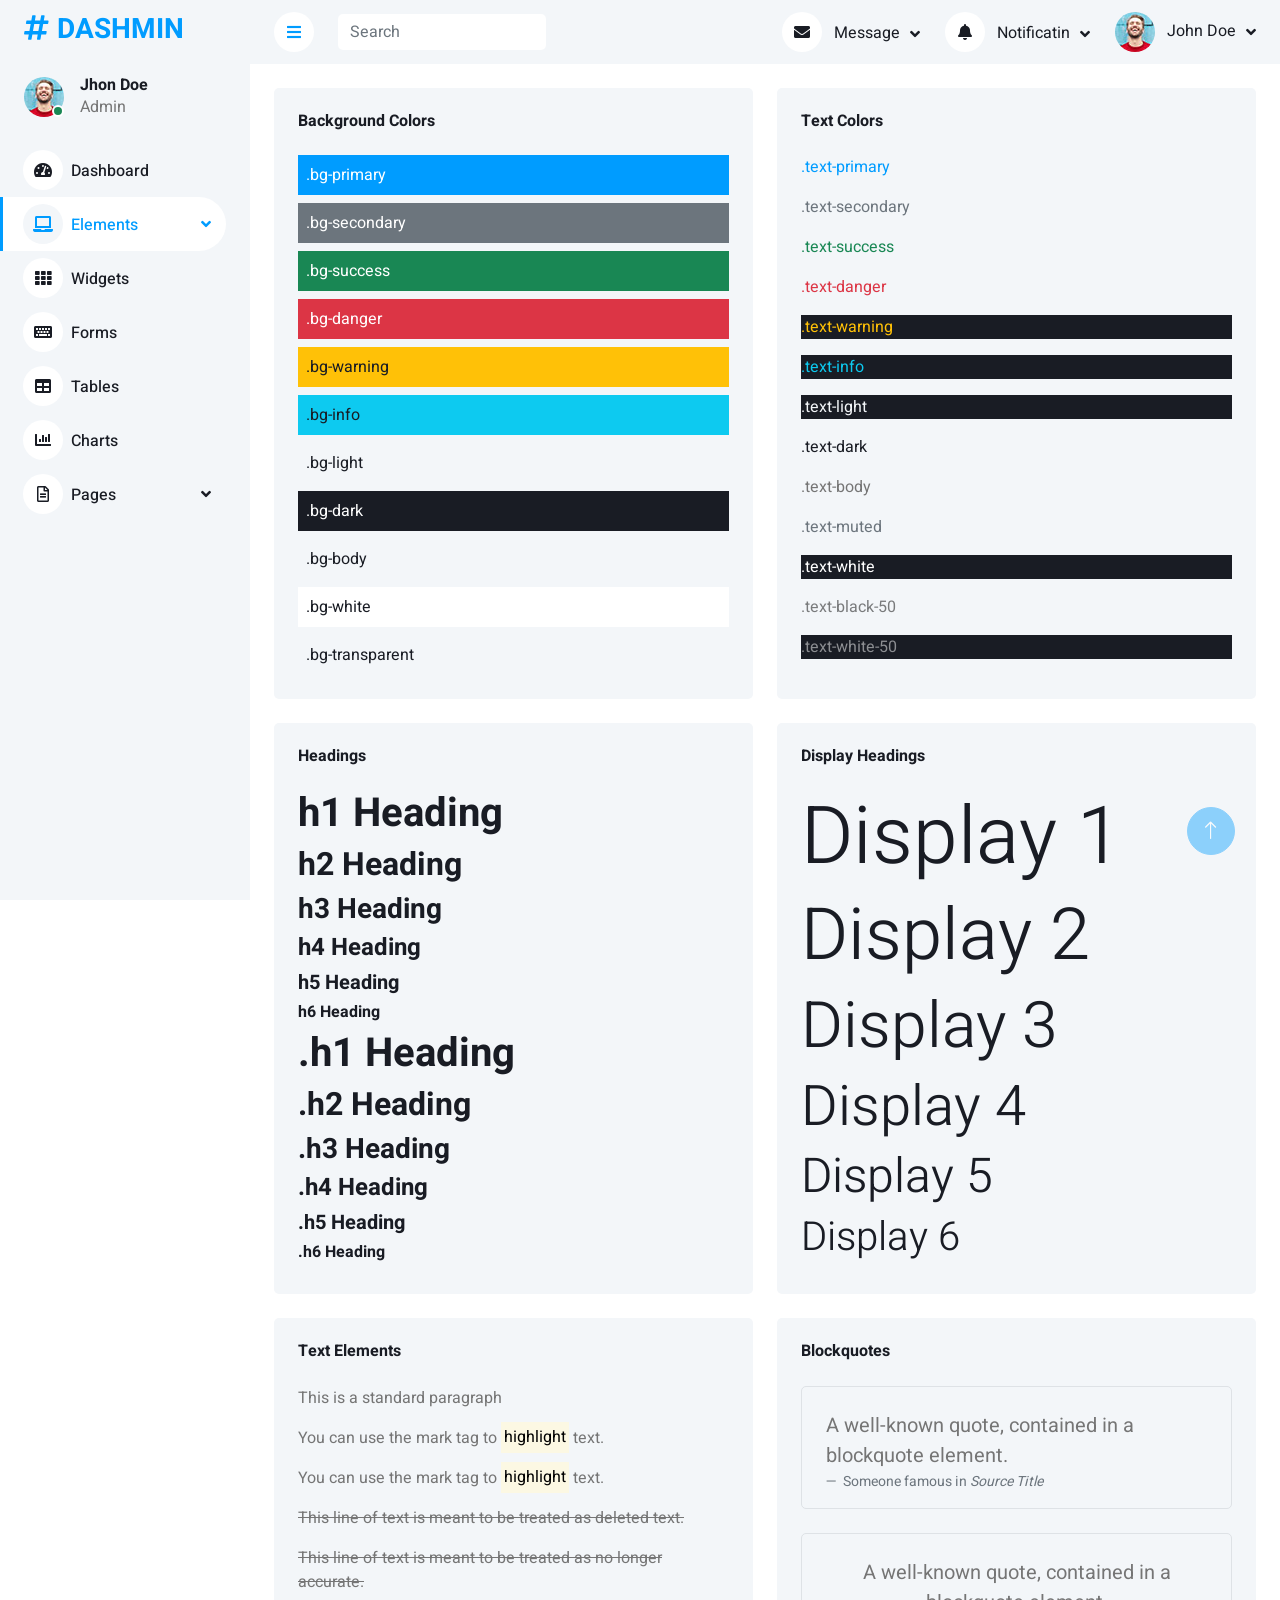
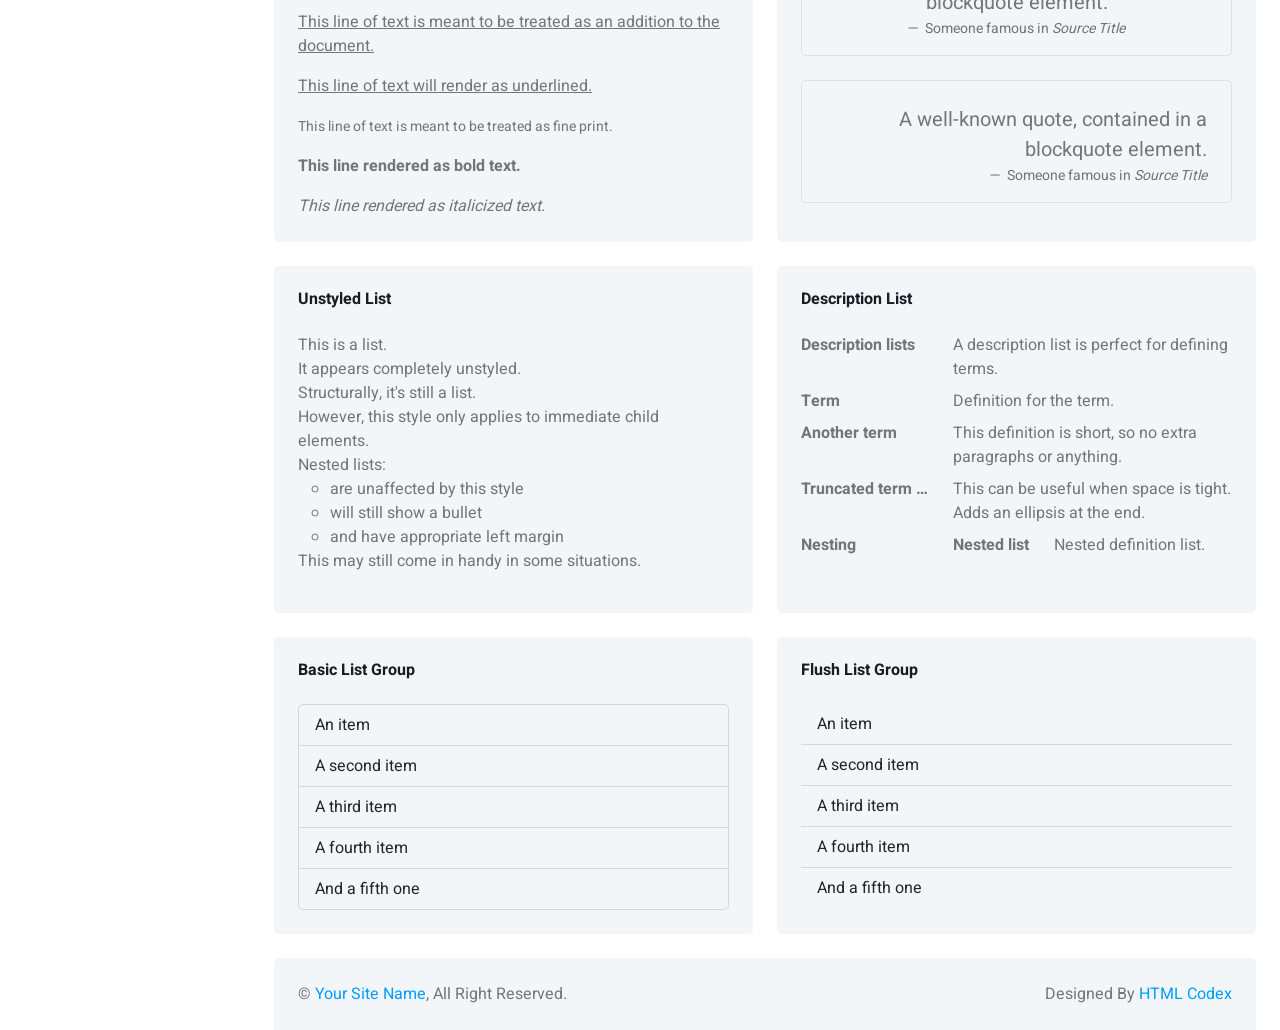
<file: theme/bootstrap-admin-template-free/typography.html>
<!DOCTYPE html>
<html lang="en">

<head>
    <meta charset="utf-8">
    <title>DASHMIN - Bootstrap Admin Template</title>
    <meta content="width=device-width, initial-scale=1.0" name="viewport">
    <meta content="" name="keywords">
    <meta content="" name="description">

    <!-- Favicon -->
    <link href="img/favicon.ico" rel="icon">

    <!-- Google Web Fonts -->
    <link rel="preconnect" href="https://fonts.googleapis.com">
    <link rel="preconnect" href="https://fonts.gstatic.com" crossorigin>
    <link href="https://fonts.googleapis.com/css2?family=Heebo:wght@400;500;600;700&display=swap" rel="stylesheet">
    
    <!-- Icon Font Stylesheet -->
    <link href="https://cdnjs.cloudflare.com/ajax/libs/font-awesome/5.10.0/css/all.min.css" rel="stylesheet">
    <link href="https://cdn.jsdelivr.net/npm/bootstrap-icons@1.4.1/font/bootstrap-icons.css" rel="stylesheet">

    <!-- Libraries Stylesheet -->
    <link href="lib/owlcarousel/assets/owl.carousel.min.css" rel="stylesheet">
    <link href="lib/tempusdominus/css/tempusdominus-bootstrap-4.min.css" rel="stylesheet" />

    <!-- Customized Bootstrap Stylesheet -->
    <link href="css/bootstrap.min.css" rel="stylesheet">

    <!-- Template Stylesheet -->
    <link href="css/style.css" rel="stylesheet">
</head>

<body>
    <div class="container-fluid position-relative bg-white d-flex p-0">
        <!-- Spinner Start -->
        <div id="spinner" class="show bg-white position-fixed translate-middle w-100 vh-100 top-50 start-50 d-flex align-items-center justify-content-center">
            <div class="spinner-border text-primary" style="width: 3rem; height: 3rem;" role="status">
                <span class="sr-only">Loading...</span>
            </div>
        </div>
        <!-- Spinner End -->


        <!-- Sidebar Start -->
        <div class="sidebar pe-4 pb-3">
            <nav class="navbar bg-light navbar-light">
                <a href="index.html" class="navbar-brand mx-4 mb-3">
                    <h3 class="text-primary"><i class="fa fa-hashtag me-2"></i>DASHMIN</h3>
                </a>
                <div class="d-flex align-items-center ms-4 mb-4">
                    <div class="position-relative">
                        <img class="rounded-circle" src="img/user.jpg" alt="" style="width: 40px; height: 40px;">
                        <div class="bg-success rounded-circle border border-2 border-white position-absolute end-0 bottom-0 p-1"></div>
                    </div>
                    <div class="ms-3">
                        <h6 class="mb-0">Jhon Doe</h6>
                        <span>Admin</span>
                    </div>
                </div>
                <div class="navbar-nav w-100">
                    <a href="index.html" class="nav-item nav-link"><i class="fa fa-tachometer-alt me-2"></i>Dashboard</a>
                    <div class="nav-item dropdown">
                        <a href="#" class="nav-link dropdown-toggle active" data-bs-toggle="dropdown"><i class="fa fa-laptop me-2"></i>Elements</a>
                        <div class="dropdown-menu bg-transparent border-0">
                            <a href="button.html" class="dropdown-item">Buttons</a>
                            <a href="typography.html" class="dropdown-item active">Typography</a>
                            <a href="element.html" class="dropdown-item">Other Elements</a>
                        </div>
                    </div>
                    <a href="widget.html" class="nav-item nav-link"><i class="fa fa-th me-2"></i>Widgets</a>
                    <a href="form.html" class="nav-item nav-link"><i class="fa fa-keyboard me-2"></i>Forms</a>
                    <a href="table.html" class="nav-item nav-link"><i class="fa fa-table me-2"></i>Tables</a>
                    <a href="chart.html" class="nav-item nav-link"><i class="fa fa-chart-bar me-2"></i>Charts</a>
                    <div class="nav-item dropdown">
                        <a href="#" class="nav-link dropdown-toggle" data-bs-toggle="dropdown"><i class="far fa-file-alt me-2"></i>Pages</a>
                        <div class="dropdown-menu bg-transparent border-0">
                            <a href="signin.html" class="dropdown-item">Sign In</a>
                            <a href="signup.html" class="dropdown-item">Sign Up</a>
                            <a href="404.html" class="dropdown-item">404 Error</a>
                            <a href="blank.html" class="dropdown-item">Blank Page</a>
                        </div>
                    </div>
                </div>
            </nav>
        </div>
        <!-- Sidebar End -->


        <!-- Content Start -->
        <div class="content">
            <!-- Navbar Start -->
            <nav class="navbar navbar-expand bg-light navbar-light sticky-top px-4 py-0">
                <a href="index.html" class="navbar-brand d-flex d-lg-none me-4">
                    <h2 class="text-primary mb-0"><i class="fa fa-hashtag"></i></h2>
                </a>
                <a href="#" class="sidebar-toggler flex-shrink-0">
                    <i class="fa fa-bars"></i>
                </a>
                <form class="d-none d-md-flex ms-4">
                    <input class="form-control border-0" type="search" placeholder="Search">
                </form>
                <div class="navbar-nav align-items-center ms-auto">
                    <div class="nav-item dropdown">
                        <a href="#" class="nav-link dropdown-toggle" data-bs-toggle="dropdown">
                            <i class="fa fa-envelope me-lg-2"></i>
                            <span class="d-none d-lg-inline-flex">Message</span>
                        </a>
                        <div class="dropdown-menu dropdown-menu-end bg-light border-0 rounded-0 rounded-bottom m-0">
                            <a href="#" class="dropdown-item">
                                <div class="d-flex align-items-center">
                                    <img class="rounded-circle" src="img/user.jpg" alt="" style="width: 40px; height: 40px;">
                                    <div class="ms-2">
                                        <h6 class="fw-normal mb-0">Jhon send you a message</h6>
                                        <small>15 minutes ago</small>
                                    </div>
                                </div>
                            </a>
                            <hr class="dropdown-divider">
                            <a href="#" class="dropdown-item">
                                <div class="d-flex align-items-center">
                                    <img class="rounded-circle" src="img/user.jpg" alt="" style="width: 40px; height: 40px;">
                                    <div class="ms-2">
                                        <h6 class="fw-normal mb-0">Jhon send you a message</h6>
                                        <small>15 minutes ago</small>
                                    </div>
                                </div>
                            </a>
                            <hr class="dropdown-divider">
                            <a href="#" class="dropdown-item">
                                <div class="d-flex align-items-center">
                                    <img class="rounded-circle" src="img/user.jpg" alt="" style="width: 40px; height: 40px;">
                                    <div class="ms-2">
                                        <h6 class="fw-normal mb-0">Jhon send you a message</h6>
                                        <small>15 minutes ago</small>
                                    </div>
                                </div>
                            </a>
                            <hr class="dropdown-divider">
                            <a href="#" class="dropdown-item text-center">See all message</a>
                        </div>
                    </div>
                    <div class="nav-item dropdown">
                        <a href="#" class="nav-link dropdown-toggle" data-bs-toggle="dropdown">
                            <i class="fa fa-bell me-lg-2"></i>
                            <span class="d-none d-lg-inline-flex">Notificatin</span>
                        </a>
                        <div class="dropdown-menu dropdown-menu-end bg-light border-0 rounded-0 rounded-bottom m-0">
                            <a href="#" class="dropdown-item">
                                <h6 class="fw-normal mb-0">Profile updated</h6>
                                <small>15 minutes ago</small>
                            </a>
                            <hr class="dropdown-divider">
                            <a href="#" class="dropdown-item">
                                <h6 class="fw-normal mb-0">New user added</h6>
                                <small>15 minutes ago</small>
                            </a>
                            <hr class="dropdown-divider">
                            <a href="#" class="dropdown-item">
                                <h6 class="fw-normal mb-0">Password changed</h6>
                                <small>15 minutes ago</small>
                            </a>
                            <hr class="dropdown-divider">
                            <a href="#" class="dropdown-item text-center">See all notifications</a>
                        </div>
                    </div>
                    <div class="nav-item dropdown">
                        <a href="#" class="nav-link dropdown-toggle" data-bs-toggle="dropdown">
                            <img class="rounded-circle me-lg-2" src="img/user.jpg" alt="" style="width: 40px; height: 40px;">
                            <span class="d-none d-lg-inline-flex">John Doe</span>
                        </a>
                        <div class="dropdown-menu dropdown-menu-end bg-light border-0 rounded-0 rounded-bottom m-0">
                            <a href="#" class="dropdown-item">My Profile</a>
                            <a href="#" class="dropdown-item">Settings</a>
                            <a href="#" class="dropdown-item">Log Out</a>
                        </div>
                    </div>
                </div>
            </nav>
            <!-- Navbar End -->


            <!-- Typography Start -->
            <div class="container-fluid pt-4 px-4">
                <div class="row g-4">
                    <div class="col-sm-12 col-xl-6">
                        <div class="bg-light rounded h-100 p-4">
                            <h6 class="mb-4">Background Colors</h6>
                            <div class="p-2 mb-2 bg-primary text-white">.bg-primary</div>
                            <div class="p-2 mb-2 bg-secondary text-white">.bg-secondary</div>
                            <div class="p-2 mb-2 bg-success text-white">.bg-success</div>
                            <div class="p-2 mb-2 bg-danger text-white">.bg-danger</div>
                            <div class="p-2 mb-2 bg-warning text-dark">.bg-warning</div>
                            <div class="p-2 mb-2 bg-info text-dark">.bg-info</div>
                            <div class="p-2 mb-2 bg-light text-dark">.bg-light</div>
                            <div class="p-2 mb-2 bg-dark text-white">.bg-dark</div>
                            <div class="p-2 mb-2 bg-body text-dark">.bg-body</div>
                            <div class="p-2 mb-2 bg-white text-dark">.bg-white</div>
                            <div class="p-2 mb-0 bg-transparent text-dark">.bg-transparent</div>
                        </div>
                    </div>
                    <div class="col-sm-12 col-xl-6">
                        <div class="bg-light rounded h-100 p-4">
                            <h6 class="mb-4">Text Colors</h6>
                            <p class="text-primary">.text-primary</p>
                            <p class="text-secondary">.text-secondary</p>
                            <p class="text-success">.text-success</p>
                            <p class="text-danger">.text-danger</p>
                            <p class="text-warning bg-dark">.text-warning</p>
                            <p class="text-info bg-dark">.text-info</p>
                            <p class="text-light bg-dark">.text-light</p>
                            <p class="text-dark">.text-dark</p>
                            <p class="text-body">.text-body</p>
                            <p class="text-muted">.text-muted</p>
                            <p class="text-white bg-dark">.text-white</p>
                            <p class="text-black-50">.text-black-50</p>
                            <p class="text-white-50 bg-dark mb-0">.text-white-50</p>
                        </div>
                    </div>
                    <div class="col-sm-12 col-xl-6">
                        <div class="bg-light rounded h-100 p-4">
                            <h6 class="mb-4">Headings</h6>
                            <h1>h1 Heading</h1>
                            <h2>h2 Heading</h2>
                            <h3>h3 Heading</h3>
                            <h4>h4 Heading</h4>
                            <h5>h5 Heading</h5>
                            <h6>h6 Heading</h6>
                            <p class="h1">.h1 Heading</p>
                            <p class="h2">.h2 Heading</p>
                            <p class="h3">.h3 Heading</p>
                            <p class="h4">.h4 Heading</p>
                            <p class="h5">.h5 Heading</p>
                            <p class="h6">.h6 Heading</p>
                        </div>
                    </div>
                    <div class="col-sm-12 col-xl-6">
                        <div class="bg-light rounded h-100 p-4">
                            <h6 class="mb-4">Display Headings</h6>
                            <h1 class="display-1">Display 1</h1>
                            <h1 class="display-2">Display 2</h1>
                            <h1 class="display-3">Display 3</h1>
                            <h1 class="display-4">Display 4</h1>
                            <h1 class="display-5">Display 5</h1>
                            <h1 class="display-6 mb-0">Display 6</h1>
                        </div>
                    </div>
                    <div class="col-sm-12 col-xl-6">
                        <div class="bg-light rounded h-100 p-4">
                            <h6 class="mb-4">Text Elements</h6>
                            <p>This is a standard paragraph</p>
                            <p>You can use the mark tag to <mark>highlight</mark> text.</p>
                            <p>You can use the mark tag to <mark>highlight</mark> text.</p>
                            <p><del>This line of text is meant to be treated as deleted text.</del></p>
                            <p><s>This line of text is meant to be treated as no longer accurate.</s></p>
                            <p><ins>This line of text is meant to be treated as an addition to the document.</ins></p>
                            <p><u>This line of text will render as underlined.</u></p>
                            <p><small>This line of text is meant to be treated as fine print.</small></p>
                            <p><strong>This line rendered as bold text.</strong></p>
                            <p class="mb-0"><em>This line rendered as italicized text.</em></p>
                        </div>
                    </div>
                    <div class="col-sm-12 col-xl-6">
                        <div class="bg-light rounded h-100 p-4">
                            <h6 class="mb-4">Blockquotes</h6>
                            <div class="border rounded p-4 pb-0 mb-4">
                                <figure>
                                    <blockquote class="blockquote">
                                        <p>A well-known quote, contained in a blockquote element.</p>
                                    </blockquote>
                                    <figcaption class="blockquote-footer">
                                        Someone famous in <cite title="Source Title">Source Title</cite>
                                    </figcaption>
                                </figure>
                            </div>
                            <div class="border rounded p-4 pb-0 mb-4">
                                <figure class="text-center">
                                    <blockquote class="blockquote">
                                        <p>A well-known quote, contained in a blockquote element.</p>
                                    </blockquote>
                                    <figcaption class="blockquote-footer">
                                        Someone famous in <cite title="Source Title">Source Title</cite>
                                    </figcaption>
                                </figure>
                            </div>
                            <div class="border rounded p-4 pb-0 mb-0">
                                <figure class="text-end">
                                    <blockquote class="blockquote">
                                        <p>A well-known quote, contained in a blockquote element.</p>
                                    </blockquote>
                                    <figcaption class="blockquote-footer">
                                        Someone famous in <cite title="Source Title">Source Title</cite>
                                    </figcaption>
                                </figure>
                            </div>
                        </div>
                    </div>
                    <div class="col-sm-12 col-xl-6">
                        <div class="bg-light rounded h-100 p-4">
                            <h6 class="mb-4">Unstyled List</h6>
                            <ul class="list-unstyled mb-0">
                                <li>This is a list.</li>
                                <li>It appears completely unstyled.</li>
                                <li>Structurally, it's still a list.</li>
                                <li>However, this style only applies to immediate child elements.</li>
                                <li>Nested lists:
                                    <ul>
                                        <li>are unaffected by this style</li>
                                        <li>will still show a bullet</li>
                                        <li>and have appropriate left margin</li>
                                    </ul>
                                </li>
                                <li>This may still come in handy in some situations.</li>
                            </ul>
                        </div>
                    </div>
                    <div class="col-sm-12 col-xl-6">
                        <div class="bg-light rounded h-100 p-4">
                            <h6 class="mb-4">Description List</h6>
                            <dl class="row mb-0">
                                <dt class="col-sm-4">Description lists</dt>
                                <dd class="col-sm-8">A description list is perfect for defining terms.</dd>

                                <dt class="col-sm-4">Term</dt>
                                <dd class="col-sm-8">Definition for the term.</dd>

                                <dt class="col-sm-4">Another term</dt>
                                <dd class="col-sm-8">This definition is short, so no extra paragraphs or anything.</dd>

                                <dt class="col-sm-4 text-truncate">Truncated term is truncated</dt>
                                <dd class="col-sm-8">This can be useful when space is tight. Adds an ellipsis at the
                                    end.</dd>

                                <dt class="col-sm-4">Nesting</dt>
                                <dd class="col-sm-8">
                                    <dl class="row">
                                        <dt class="col-sm-4">Nested list</dt>
                                        <dd class="col-sm-8">Nested definition list.</dd>
                                    </dl>
                                </dd>
                            </dl>
                        </div>
                    </div>
                    <div class="col-sm-12 col-xl-6">
                        <div class="bg-light rounded h-100 p-4">
                            <h6 class="mb-4">Basic List Group</h6>
                            <ul class="list-group">
                                <li class="list-group-item bg-transparent">An item</li>
                                <li class="list-group-item bg-transparent">A second item</li>
                                <li class="list-group-item bg-transparent">A third item</li>
                                <li class="list-group-item bg-transparent">A fourth item</li>
                                <li class="list-group-item bg-transparent">And a fifth one</li>
                            </ul>
                        </div>
                    </div>
                    <div class="col-sm-12 col-xl-6">
                        <div class="bg-light rounded h-100 p-4">
                            <h6 class="mb-4">Flush List Group</h6>
                            <ul class="list-group list-group-flush">
                                <li class="list-group-item bg-transparent">An item</li>
                                <li class="list-group-item bg-transparent">A second item</li>
                                <li class="list-group-item bg-transparent">A third item</li>
                                <li class="list-group-item bg-transparent">A fourth item</li>
                                <li class="list-group-item bg-transparent">And a fifth one</li>
                            </ul>
                        </div>
                    </div>
                </div>
            </div>
            <!-- Typography End -->


            <!-- Footer Start -->
            <div class="container-fluid pt-4 px-4">
                <div class="bg-light rounded-top p-4">
                    <div class="row">
                        <div class="col-12 col-sm-6 text-center text-sm-start">
                            &copy; <a href="#">Your Site Name</a>, All Right Reserved. 
                        </div>
                        <div class="col-12 col-sm-6 text-center text-sm-end">
                            <!--/*** This template is free as long as you keep the footer author’s credit link/attribution link/backlink. If you'd like to use the template without the footer author’s credit link/attribution link/backlink, you can purchase the Credit Removal License from "https://htmlcodex.com/credit-removal". Thank you for your support. ***/-->
                            Designed By <a href="https://htmlcodex.com">HTML Codex</a>
                        </div>
                    </div>
                </div>
            </div>
            <!-- Footer End -->
        </div>
        <!-- Content End -->


        <!-- Back to Top -->
        <a href="#" class="btn btn-lg btn-primary btn-lg-square back-to-top"><i class="bi bi-arrow-up"></i></a>
    </div>

    <!-- JavaScript Libraries -->
    <script src="https://code.jquery.com/jquery-3.4.1.min.js"></script>
    <script src="https://cdn.jsdelivr.net/npm/bootstrap@5.0.0/dist/js/bootstrap.bundle.min.js"></script>
    <script src="lib/chart/chart.min.js"></script>
    <script src="lib/easing/easing.min.js"></script>
    <script src="lib/waypoints/waypoints.min.js"></script>
    <script src="lib/owlcarousel/owl.carousel.min.js"></script>
    <script src="lib/tempusdominus/js/moment.min.js"></script>
    <script src="lib/tempusdominus/js/moment-timezone.min.js"></script>
    <script src="lib/tempusdominus/js/tempusdominus-bootstrap-4.min.js"></script>

    <!-- Template Javascript -->
    <script src="js/main.js"></script>
</body>

</html>
</file>
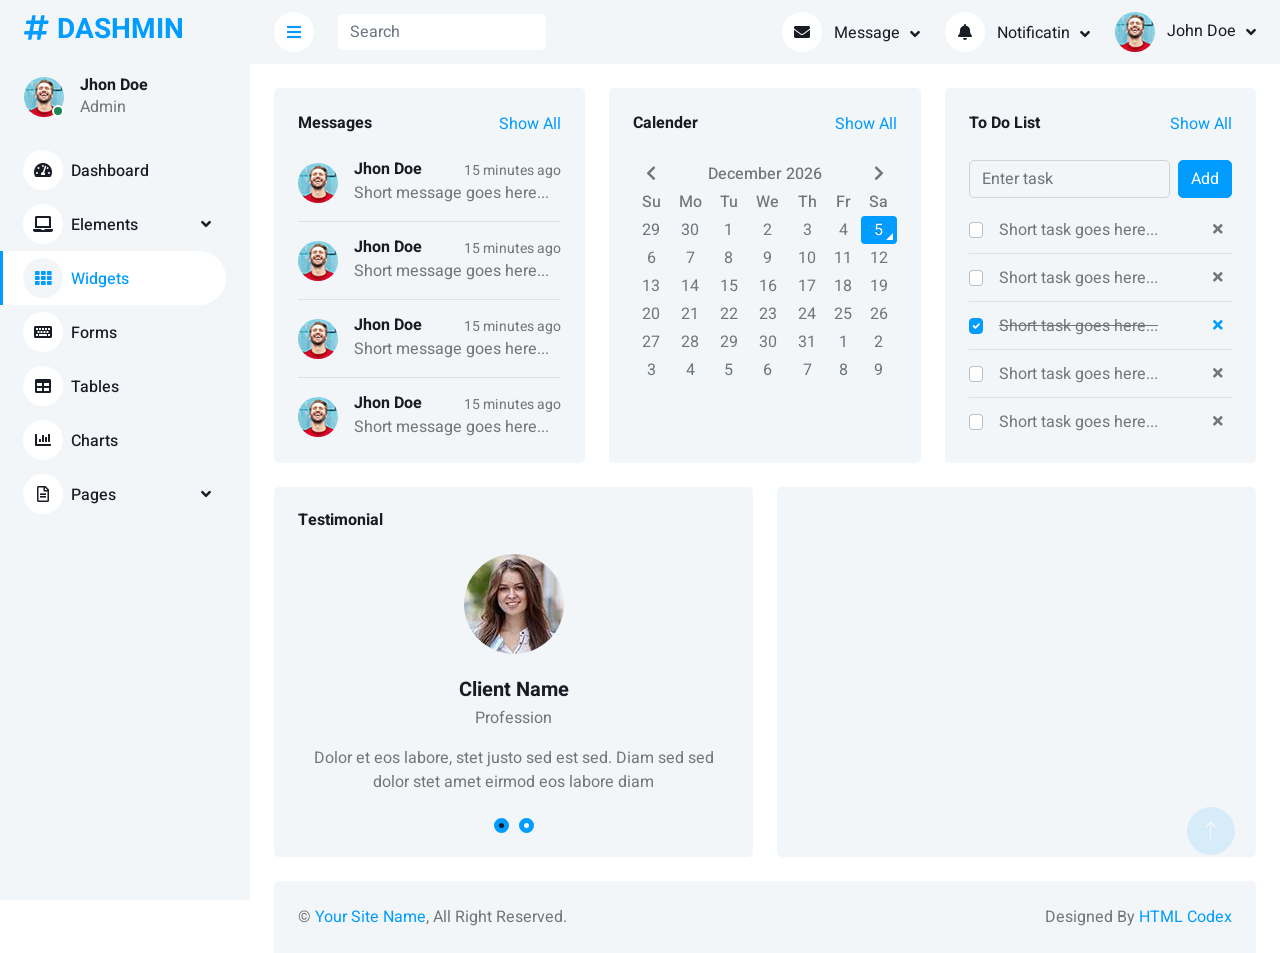
<file: theme/bootstrap-admin-template-free/widget.html>
<!DOCTYPE html>
<html lang="en">

<head>
    <meta charset="utf-8">
    <title>DASHMIN - Bootstrap Admin Template</title>
    <meta content="width=device-width, initial-scale=1.0" name="viewport">
    <meta content="" name="keywords">
    <meta content="" name="description">

    <!-- Favicon -->
    <link href="img/favicon.ico" rel="icon">

    <!-- Google Web Fonts -->
    <link rel="preconnect" href="https://fonts.googleapis.com">
    <link rel="preconnect" href="https://fonts.gstatic.com" crossorigin>
    <link href="https://fonts.googleapis.com/css2?family=Heebo:wght@400;500;600;700&display=swap" rel="stylesheet">
    
    <!-- Icon Font Stylesheet -->
    <link href="https://cdnjs.cloudflare.com/ajax/libs/font-awesome/5.10.0/css/all.min.css" rel="stylesheet">
    <link href="https://cdn.jsdelivr.net/npm/bootstrap-icons@1.4.1/font/bootstrap-icons.css" rel="stylesheet">

    <!-- Libraries Stylesheet -->
    <link href="lib/owlcarousel/assets/owl.carousel.min.css" rel="stylesheet">
    <link href="lib/tempusdominus/css/tempusdominus-bootstrap-4.min.css" rel="stylesheet" />

    <!-- Customized Bootstrap Stylesheet -->
    <link href="css/bootstrap.min.css" rel="stylesheet">

    <!-- Template Stylesheet -->
    <link href="css/style.css" rel="stylesheet">
</head>

<body>
    <div class="container-fluid position-relative bg-white d-flex p-0">
        <!-- Spinner Start -->
        <div id="spinner" class="show bg-white position-fixed translate-middle w-100 vh-100 top-50 start-50 d-flex align-items-center justify-content-center">
            <div class="spinner-border text-primary" style="width: 3rem; height: 3rem;" role="status">
                <span class="sr-only">Loading...</span>
            </div>
        </div>
        <!-- Spinner End -->


        <!-- Sidebar Start -->
        <div class="sidebar pe-4 pb-3">
            <nav class="navbar bg-light navbar-light">
                <a href="index.html" class="navbar-brand mx-4 mb-3">
                    <h3 class="text-primary"><i class="fa fa-hashtag me-2"></i>DASHMIN</h3>
                </a>
                <div class="d-flex align-items-center ms-4 mb-4">
                    <div class="position-relative">
                        <img class="rounded-circle" src="img/user.jpg" alt="" style="width: 40px; height: 40px;">
                        <div class="bg-success rounded-circle border border-2 border-white position-absolute end-0 bottom-0 p-1"></div>
                    </div>
                    <div class="ms-3">
                        <h6 class="mb-0">Jhon Doe</h6>
                        <span>Admin</span>
                    </div>
                </div>
                <div class="navbar-nav w-100">
                    <a href="index.html" class="nav-item nav-link"><i class="fa fa-tachometer-alt me-2"></i>Dashboard</a>
                    <div class="nav-item dropdown">
                        <a href="#" class="nav-link dropdown-toggle" data-bs-toggle="dropdown"><i class="fa fa-laptop me-2"></i>Elements</a>
                        <div class="dropdown-menu bg-transparent border-0">
                            <a href="button.html" class="dropdown-item">Buttons</a>
                            <a href="typography.html" class="dropdown-item">Typography</a>
                            <a href="element.html" class="dropdown-item">Other Elements</a>
                        </div>
                    </div>
                    <a href="widget.html" class="nav-item nav-link active"><i class="fa fa-th me-2"></i>Widgets</a>
                    <a href="form.html" class="nav-item nav-link"><i class="fa fa-keyboard me-2"></i>Forms</a>
                    <a href="table.html" class="nav-item nav-link"><i class="fa fa-table me-2"></i>Tables</a>
                    <a href="chart.html" class="nav-item nav-link"><i class="fa fa-chart-bar me-2"></i>Charts</a>
                    <div class="nav-item dropdown">
                        <a href="#" class="nav-link dropdown-toggle" data-bs-toggle="dropdown"><i class="far fa-file-alt me-2"></i>Pages</a>
                        <div class="dropdown-menu bg-transparent border-0">
                            <a href="signin.html" class="dropdown-item">Sign In</a>
                            <a href="signup.html" class="dropdown-item">Sign Up</a>
                            <a href="404.html" class="dropdown-item">404 Error</a>
                            <a href="blank.html" class="dropdown-item">Blank Page</a>
                        </div>
                    </div>
                </div>
            </nav>
        </div>
        <!-- Sidebar End -->


        <!-- Content Start -->
        <div class="content">
            <!-- Navbar Start -->
            <nav class="navbar navbar-expand bg-light navbar-light sticky-top px-4 py-0">
                <a href="index.html" class="navbar-brand d-flex d-lg-none me-4">
                    <h2 class="text-primary mb-0"><i class="fa fa-hashtag"></i></h2>
                </a>
                <a href="#" class="sidebar-toggler flex-shrink-0">
                    <i class="fa fa-bars"></i>
                </a>
                <form class="d-none d-md-flex ms-4">
                    <input class="form-control border-0" type="search" placeholder="Search">
                </form>
                <div class="navbar-nav align-items-center ms-auto">
                    <div class="nav-item dropdown">
                        <a href="#" class="nav-link dropdown-toggle" data-bs-toggle="dropdown">
                            <i class="fa fa-envelope me-lg-2"></i>
                            <span class="d-none d-lg-inline-flex">Message</span>
                        </a>
                        <div class="dropdown-menu dropdown-menu-end bg-light border-0 rounded-0 rounded-bottom m-0">
                            <a href="#" class="dropdown-item">
                                <div class="d-flex align-items-center">
                                    <img class="rounded-circle" src="img/user.jpg" alt="" style="width: 40px; height: 40px;">
                                    <div class="ms-2">
                                        <h6 class="fw-normal mb-0">Jhon send you a message</h6>
                                        <small>15 minutes ago</small>
                                    </div>
                                </div>
                            </a>
                            <hr class="dropdown-divider">
                            <a href="#" class="dropdown-item">
                                <div class="d-flex align-items-center">
                                    <img class="rounded-circle" src="img/user.jpg" alt="" style="width: 40px; height: 40px;">
                                    <div class="ms-2">
                                        <h6 class="fw-normal mb-0">Jhon send you a message</h6>
                                        <small>15 minutes ago</small>
                                    </div>
                                </div>
                            </a>
                            <hr class="dropdown-divider">
                            <a href="#" class="dropdown-item">
                                <div class="d-flex align-items-center">
                                    <img class="rounded-circle" src="img/user.jpg" alt="" style="width: 40px; height: 40px;">
                                    <div class="ms-2">
                                        <h6 class="fw-normal mb-0">Jhon send you a message</h6>
                                        <small>15 minutes ago</small>
                                    </div>
                                </div>
                            </a>
                            <hr class="dropdown-divider">
                            <a href="#" class="dropdown-item text-center">See all message</a>
                        </div>
                    </div>
                    <div class="nav-item dropdown">
                        <a href="#" class="nav-link dropdown-toggle" data-bs-toggle="dropdown">
                            <i class="fa fa-bell me-lg-2"></i>
                            <span class="d-none d-lg-inline-flex">Notificatin</span>
                        </a>
                        <div class="dropdown-menu dropdown-menu-end bg-light border-0 rounded-0 rounded-bottom m-0">
                            <a href="#" class="dropdown-item">
                                <h6 class="fw-normal mb-0">Profile updated</h6>
                                <small>15 minutes ago</small>
                            </a>
                            <hr class="dropdown-divider">
                            <a href="#" class="dropdown-item">
                                <h6 class="fw-normal mb-0">New user added</h6>
                                <small>15 minutes ago</small>
                            </a>
                            <hr class="dropdown-divider">
                            <a href="#" class="dropdown-item">
                                <h6 class="fw-normal mb-0">Password changed</h6>
                                <small>15 minutes ago</small>
                            </a>
                            <hr class="dropdown-divider">
                            <a href="#" class="dropdown-item text-center">See all notifications</a>
                        </div>
                    </div>
                    <div class="nav-item dropdown">
                        <a href="#" class="nav-link dropdown-toggle" data-bs-toggle="dropdown">
                            <img class="rounded-circle me-lg-2" src="img/user.jpg" alt="" style="width: 40px; height: 40px;">
                            <span class="d-none d-lg-inline-flex">John Doe</span>
                        </a>
                        <div class="dropdown-menu dropdown-menu-end bg-light border-0 rounded-0 rounded-bottom m-0">
                            <a href="#" class="dropdown-item">My Profile</a>
                            <a href="#" class="dropdown-item">Settings</a>
                            <a href="#" class="dropdown-item">Log Out</a>
                        </div>
                    </div>
                </div>
            </nav>
            <!-- Navbar End -->


            <!-- Chart Start -->
            <div class="container-fluid pt-4 px-4">
                <div class="row g-4">
                    <div class="col-sm-12 col-md-6 col-xl-4">
                        <div class="h-100 bg-light rounded p-4">
                            <div class="d-flex align-items-center justify-content-between mb-2">
                                <h6 class="mb-0">Messages</h6>
                                <a href="">Show All</a>
                            </div>
                            <div class="d-flex align-items-center border-bottom py-3">
                                <img class="rounded-circle flex-shrink-0" src="img/user.jpg" alt="" style="width: 40px; height: 40px;">
                                <div class="w-100 ms-3">
                                    <div class="d-flex w-100 justify-content-between">
                                        <h6 class="mb-0">Jhon Doe</h6>
                                        <small>15 minutes ago</small>
                                    </div>
                                    <span>Short message goes here...</span>
                                </div>
                            </div>
                            <div class="d-flex align-items-center border-bottom py-3">
                                <img class="rounded-circle flex-shrink-0" src="img/user.jpg" alt="" style="width: 40px; height: 40px;">
                                <div class="w-100 ms-3">
                                    <div class="d-flex w-100 justify-content-between">
                                        <h6 class="mb-0">Jhon Doe</h6>
                                        <small>15 minutes ago</small>
                                    </div>
                                    <span>Short message goes here...</span>
                                </div>
                            </div>
                            <div class="d-flex align-items-center border-bottom py-3">
                                <img class="rounded-circle flex-shrink-0" src="img/user.jpg" alt="" style="width: 40px; height: 40px;">
                                <div class="w-100 ms-3">
                                    <div class="d-flex w-100 justify-content-between">
                                        <h6 class="mb-0">Jhon Doe</h6>
                                        <small>15 minutes ago</small>
                                    </div>
                                    <span>Short message goes here...</span>
                                </div>
                            </div>
                            <div class="d-flex align-items-center pt-3">
                                <img class="rounded-circle flex-shrink-0" src="img/user.jpg" alt="" style="width: 40px; height: 40px;">
                                <div class="w-100 ms-3">
                                    <div class="d-flex w-100 justify-content-between">
                                        <h6 class="mb-0">Jhon Doe</h6>
                                        <small>15 minutes ago</small>
                                    </div>
                                    <span>Short message goes here...</span>
                                </div>
                            </div>
                        </div>
                    </div>
                    <div class="col-sm-12 col-md-6 col-xl-4">
                        <div class="h-100 bg-light rounded p-4">
                            <div class="d-flex align-items-center justify-content-between mb-4">
                                <h6 class="mb-0">Calender</h6>
                                <a href="">Show All</a>
                            </div>
                            <div id="calender"></div>
                        </div>
                    </div>
                    <div class="col-sm-12 col-md-6 col-xl-4">
                        <div class="h-100 bg-light rounded p-4">
                            <div class="d-flex align-items-center justify-content-between mb-4">
                                <h6 class="mb-0">To Do List</h6>
                                <a href="">Show All</a>
                            </div>
                            <div class="d-flex mb-2">
                                <input class="form-control bg-transparent" type="text" placeholder="Enter task">
                                <button type="button" class="btn btn-primary ms-2">Add</button>
                            </div>
                            <div class="d-flex align-items-center border-bottom py-2">
                                <input class="form-check-input m-0" type="checkbox">
                                <div class="w-100 ms-3">
                                    <div class="d-flex w-100 align-items-center justify-content-between">
                                        <span>Short task goes here...</span>
                                        <button class="btn btn-sm"><i class="fa fa-times"></i></button>
                                    </div>
                                </div>
                            </div>
                            <div class="d-flex align-items-center border-bottom py-2">
                                <input class="form-check-input m-0" type="checkbox">
                                <div class="w-100 ms-3">
                                    <div class="d-flex w-100 align-items-center justify-content-between">
                                        <span>Short task goes here...</span>
                                        <button class="btn btn-sm"><i class="fa fa-times"></i></button>
                                    </div>
                                </div>
                            </div>
                            <div class="d-flex align-items-center border-bottom py-2">
                                <input class="form-check-input m-0" type="checkbox" checked>
                                <div class="w-100 ms-3">
                                    <div class="d-flex w-100 align-items-center justify-content-between">
                                        <span><del>Short task goes here...</del></span>
                                        <button class="btn btn-sm text-primary"><i class="fa fa-times"></i></button>
                                    </div>
                                </div>
                            </div>
                            <div class="d-flex align-items-center border-bottom py-2">
                                <input class="form-check-input m-0" type="checkbox">
                                <div class="w-100 ms-3">
                                    <div class="d-flex w-100 align-items-center justify-content-between">
                                        <span>Short task goes here...</span>
                                        <button class="btn btn-sm"><i class="fa fa-times"></i></button>
                                    </div>
                                </div>
                            </div>
                            <div class="d-flex align-items-center pt-2">
                                <input class="form-check-input m-0" type="checkbox">
                                <div class="w-100 ms-3">
                                    <div class="d-flex w-100 align-items-center justify-content-between">
                                        <span>Short task goes here...</span>
                                        <button class="btn btn-sm"><i class="fa fa-times"></i></button>
                                    </div>
                                </div>
                            </div>
                        </div>
                    </div>
                    <div class="col-sm-12 col-xl-6">
                        <div class="bg-light rounded h-100 p-4">
                            <h6 class="mb-4">Testimonial</h6>
                            <div class="owl-carousel testimonial-carousel">
                                <div class="testimonial-item text-center">
                                    <img class="img-fluid rounded-circle mx-auto mb-4" src="img/testimonial-1.jpg" style="width: 100px; height: 100px;">
                                    <h5 class="mb-1">Client Name</h5>
                                    <p>Profession</p>
                                    <p class="mb-0">Dolor et eos labore, stet justo sed est sed. Diam sed sed dolor stet amet eirmod eos labore diam</p>
                                </div>
                                <div class="testimonial-item text-center">
                                    <img class="img-fluid rounded-circle mx-auto mb-4" src="img/testimonial-2.jpg" style="width: 100px; height: 100px;">
                                    <h5 class="mb-1">Client Name</h5>
                                    <p>Profession</p>
                                    <p class="mb-0">Dolor et eos labore, stet justo sed est sed. Diam sed sed dolor stet amet eirmod eos labore diam</p>
                                </div>
                            </div>
                        </div>
                    </div>
                    <div class="col-sm-12 col-xl-6">
                        <div class="bg-light rounded h-100 p-4">
                            <iframe class="position-relative rounded w-100 h-100"
                            src="https://www.google.com/maps/embed?pb=!1m18!1m12!1m3!1d3001156.4288297426!2d-78.01371936852176!3d42.72876761954724!2m3!1f0!2f0!3f0!3m2!1i1024!2i768!4f13.1!3m3!1m2!1s0x4ccc4bf0f123a5a9%3A0xddcfc6c1de189567!2sNew%20York%2C%20USA!5e0!3m2!1sen!2sbd!4v1603794290143!5m2!1sen!2sbd"
                            frameborder="0" style="border:0;" allowfullscreen="" aria-hidden="false"
                            tabindex="0"></iframe>
                        </div>
                    </div>
                </div>
            </div>
            <!-- Chart End -->


            <!-- Footer Start -->
            <div class="container-fluid pt-4 px-4">
                <div class="bg-light rounded-top p-4">
                    <div class="row">
                        <div class="col-12 col-sm-6 text-center text-sm-start">
                            &copy; <a href="#">Your Site Name</a>, All Right Reserved. 
                        </div>
                        <div class="col-12 col-sm-6 text-center text-sm-end">
                            <!--/*** This template is free as long as you keep the footer author’s credit link/attribution link/backlink. If you'd like to use the template without the footer author’s credit link/attribution link/backlink, you can purchase the Credit Removal License from "https://htmlcodex.com/credit-removal". Thank you for your support. ***/-->
                            Designed By <a href="https://htmlcodex.com">HTML Codex</a>
                        </div>
                    </div>
                </div>
            </div>
            <!-- Footer End -->
        </div>
        <!-- Content End -->


        <!-- Back to Top -->
        <a href="#" class="btn btn-lg btn-primary btn-lg-square back-to-top"><i class="bi bi-arrow-up"></i></a>
    </div>

    <!-- JavaScript Libraries -->
    <script src="https://code.jquery.com/jquery-3.4.1.min.js"></script>
    <script src="https://cdn.jsdelivr.net/npm/bootstrap@5.0.0/dist/js/bootstrap.bundle.min.js"></script>
    <script src="lib/chart/chart.min.js"></script>
    <script src="lib/easing/easing.min.js"></script>
    <script src="lib/waypoints/waypoints.min.js"></script>
    <script src="lib/owlcarousel/owl.carousel.min.js"></script>
    <script src="lib/tempusdominus/js/moment.min.js"></script>
    <script src="lib/tempusdominus/js/moment-timezone.min.js"></script>
    <script src="lib/tempusdominus/js/tempusdominus-bootstrap-4.min.js"></script>

    <!-- Template Javascript -->
    <script src="js/main.js"></script>
</body>

</html>
</file>
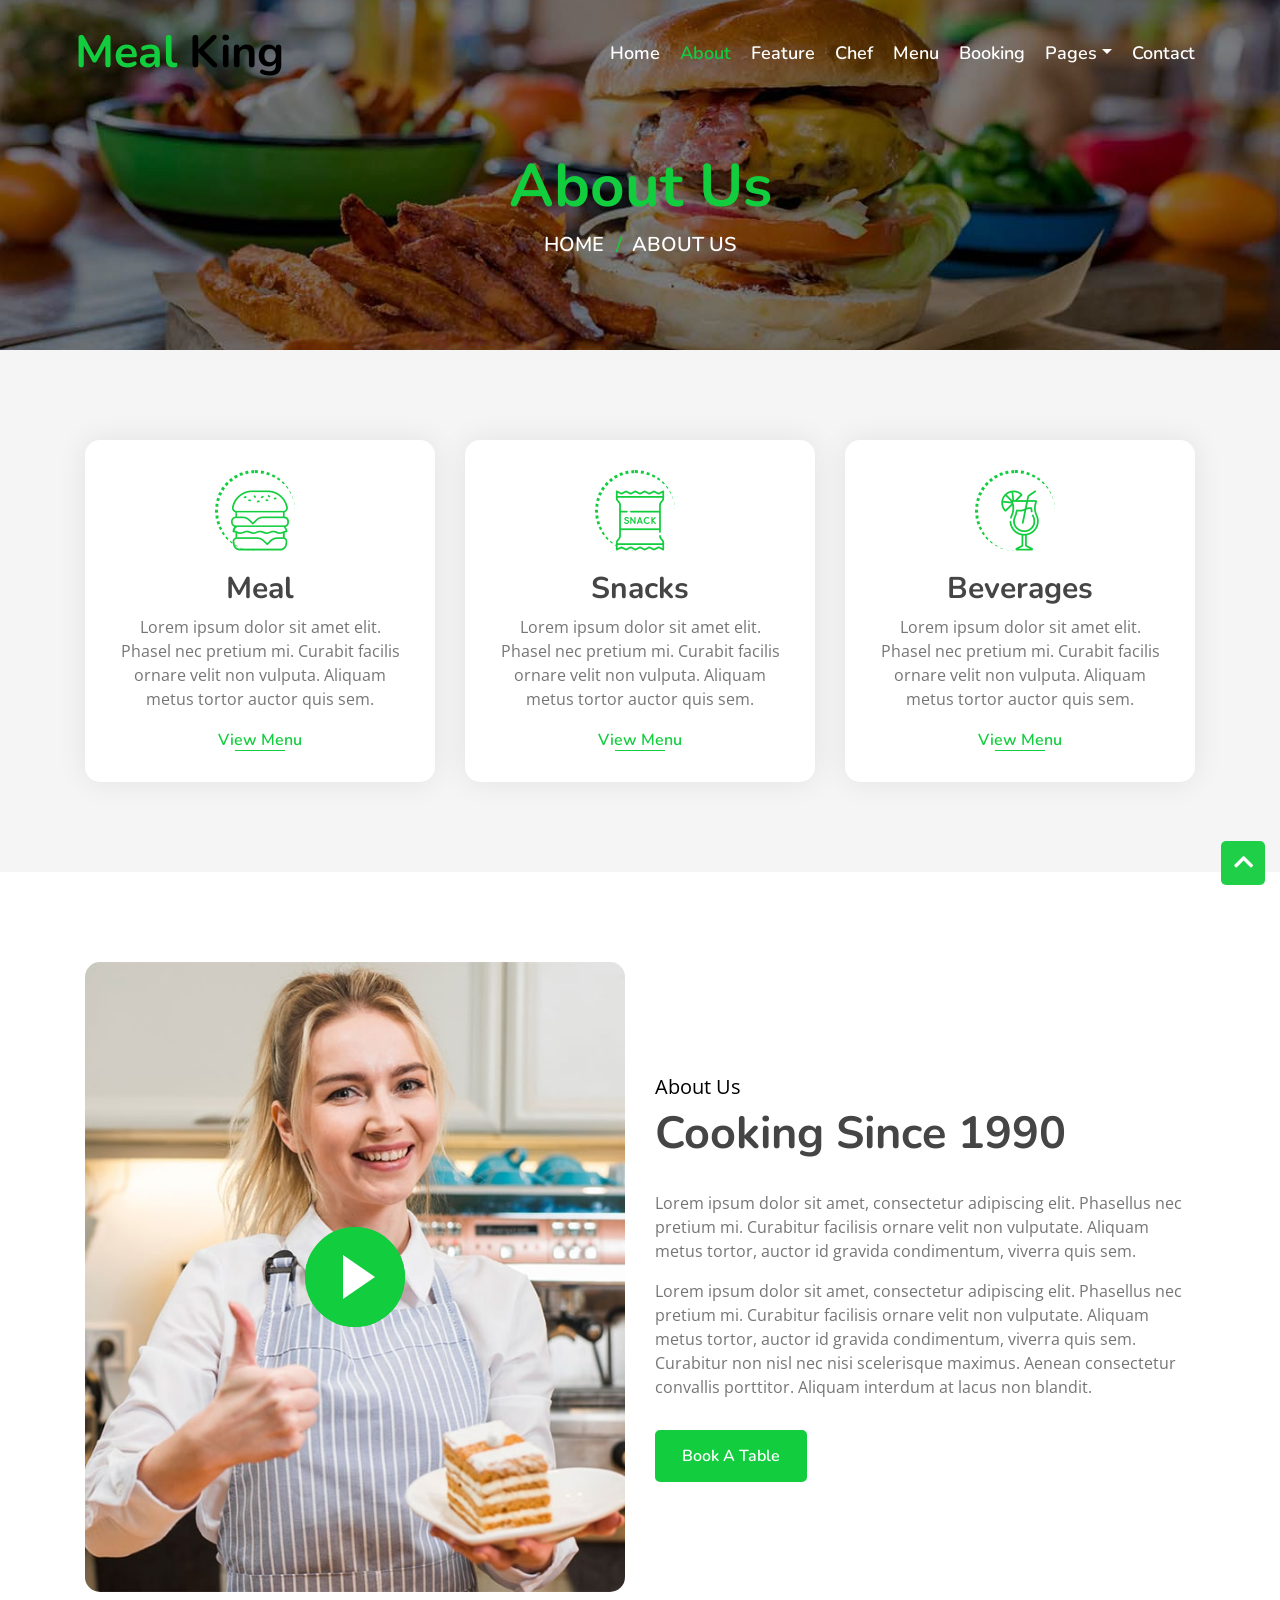
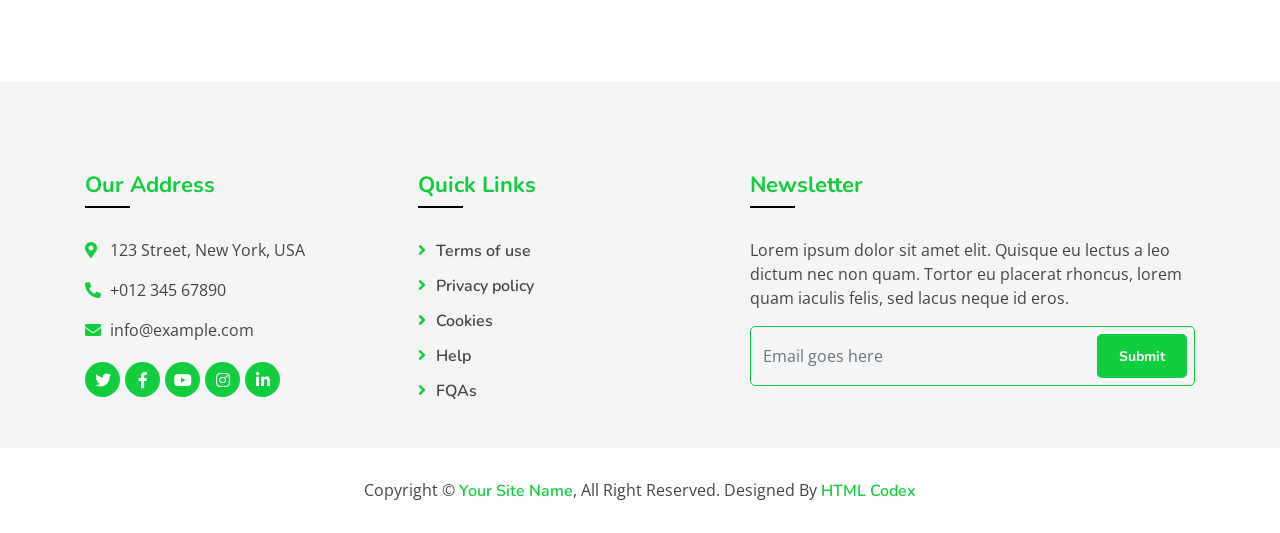
<file: theme/food-website-template/about.html>
<!DOCTYPE html>
<html lang="en">
    <head>
        <meta charset="utf-8">
        <title>Meal King - Food Website Template</title>
        <meta content="width=device-width, initial-scale=1.0" name="viewport">
        <meta content="Free Website Template" name="keywords">
        <meta content="Free Website Template" name="description">

        <!-- Favicon -->
        <link href="img/favicon.ico" rel="icon">

        <!-- Google Font -->
        <link href="https://fonts.googleapis.com/css?family=Open+Sans:300,400|Nunito:600,700" rel="stylesheet">

        <!-- CSS Libraries -->
        <link href="https://stackpath.bootstrapcdn.com/bootstrap/4.4.1/css/bootstrap.min.css" rel="stylesheet">
        <link href="https://cdnjs.cloudflare.com/ajax/libs/font-awesome/5.10.0/css/all.min.css" rel="stylesheet">
        <link href="lib/animate/animate.min.css" rel="stylesheet">
        <link href="lib/owlcarousel/assets/owl.carousel.min.css" rel="stylesheet">
        <link href="lib/flaticon/font/flaticon.css" rel="stylesheet">
        <link href="lib/tempusdominus/css/tempusdominus-bootstrap-4.min.css" rel="stylesheet" />

        <!-- Template Stylesheet -->
        <link href="css/style.css" rel="stylesheet">
    </head>

    <body>
        <!-- Nav Bar Start -->
        <div class="navbar navbar-expand-lg bg-light navbar-light">
            <div class="container-fluid">
                <a href="index.html" class="navbar-brand">Meal <span>King</span></a>
                <button type="button" class="navbar-toggler" data-toggle="collapse" data-target="#navbarCollapse">
                    <span class="navbar-toggler-icon"></span>
                </button>

                <div class="collapse navbar-collapse justify-content-between" id="navbarCollapse">
                    <div class="navbar-nav ml-auto">
                        <a href="index.html" class="nav-item nav-link">Home</a>
                        <a href="about.html" class="nav-item nav-link active">About</a>
                        <a href="feature.html" class="nav-item nav-link">Feature</a>
                        <a href="team.html" class="nav-item nav-link">Chef</a>
                        <a href="menu.html" class="nav-item nav-link">Menu</a>
                        <a href="booking.html" class="nav-item nav-link">Booking</a>
                        <div class="nav-item dropdown">
                            <a href="#" class="nav-link dropdown-toggle" data-toggle="dropdown">Pages</a>
                            <div class="dropdown-menu">
                                <a href="blog.html" class="dropdown-item">Blog Grid</a>
                                <a href="single.html" class="dropdown-item">Blog Detail</a>
                            </div>
                        </div>
                        <a href="contact.html" class="nav-item nav-link">Contact</a>
                    </div>
                </div>
            </div>
        </div>
        <!-- Nav Bar End -->


        <!-- Page Header Start -->
        <div class="page-header mb-0">
            <div class="container">
                <div class="row">
                    <div class="col-12">
                        <h2>About Us</h2>
                    </div>
                    <div class="col-12">
                        <a href="">Home</a>
                        <a href="">About Us</a>
                    </div>
                </div>
            </div>
        </div>
        <!-- Page Header End -->


        <!-- Food Start -->
        <div class="food mt-0">
            <div class="container">
                <div class="row align-items-center">
                    <div class="col-md-4">
                        <div class="food-item">
                            <i class="flaticon-Meal"></i>
                            <h2>Meal</h2>
                            <p>
                                Lorem ipsum dolor sit amet elit. Phasel nec pretium mi. Curabit facilis ornare velit non vulputa. Aliquam metus tortor auctor quis sem.
                            </p>
                            <a href="">View Menu</a>
                        </div>
                    </div>
                    <div class="col-md-4">
                        <div class="food-item">
                            <i class="flaticon-snack"></i>
                            <h2>Snacks</h2>
                            <p>
                                Lorem ipsum dolor sit amet elit. Phasel nec pretium mi. Curabit facilis ornare velit non vulputa. Aliquam metus tortor auctor quis sem.
                            </p>
                            <a href="">View Menu</a>
                        </div>
                    </div>
                    <div class="col-md-4">
                        <div class="food-item">
                            <i class="flaticon-cocktail"></i>
                            <h2>Beverages</h2>
                            <p>
                                Lorem ipsum dolor sit amet elit. Phasel nec pretium mi. Curabit facilis ornare velit non vulputa. Aliquam metus tortor auctor quis sem.
                            </p>
                            <a href="">View Menu</a>
                        </div>
                    </div>
                </div>
            </div>
        </div>
        <!-- Food End -->


        <!-- About Start -->
        <div class="about">
            <div class="container">
                <div class="row align-items-center">
                    <div class="col-lg-6">
                        <div class="about-img">
                            <img src="img/about.jpg" alt="Image">
                            <button type="button" class="btn-play" data-toggle="modal" data-src="https://www.youtube.com/embed/DWRcNpR6Kdc" data-target="#videoModal">
                                <span></span>
                            </button>
                        </div>
                    </div>
                    <div class="col-lg-6">
                        <div class="about-content">
                            <div class="section-header">
                                <p>About Us</p>
                                <h2>Cooking Since 1990</h2>
                            </div>
                            <div class="about-text">
                                <p>
                                    Lorem ipsum dolor sit amet, consectetur adipiscing elit. Phasellus nec pretium mi. Curabitur facilisis ornare velit non vulputate. Aliquam metus tortor, auctor id gravida condimentum, viverra quis sem.
                                </p>
                                <p>
                                    Lorem ipsum dolor sit amet, consectetur adipiscing elit. Phasellus nec pretium mi. Curabitur facilisis ornare velit non vulputate. Aliquam metus tortor, auctor id gravida condimentum, viverra quis sem. Curabitur non nisl nec nisi scelerisque maximus. Aenean consectetur convallis porttitor. Aliquam interdum at lacus non blandit.
                                </p>
                                <a class="btn custom-btn" href="">Book A Table</a>
                            </div>
                        </div>
                    </div>
                </div>
            </div>
        </div>
        <!-- About End -->


        <!-- Video Modal Start-->
        <div class="modal fade" id="videoModal" tabindex="-1" role="dialog" aria-labelledby="exampleModalLabel" aria-hidden="true">
            <div class="modal-dialog" role="document">
                <div class="modal-content">
                    <div class="modal-body">
                        <button type="button" class="close" data-dismiss="modal" aria-label="Close">
                            <span aria-hidden="true">&times;</span>
                        </button>
                        <!-- 16:9 aspect ratio -->
                        <div class="embed-responsive embed-responsive-16by9">
                            <iframe class="embed-responsive-item" src="" id="video"  allowscriptaccess="always" allow="autoplay"></iframe>
                        </div>
                    </div>
                </div>
            </div>
        </div>
        <!-- Video Modal End -->


        <!-- Footer Start -->
        <div class="footer">
            <div class="container">
                <div class="row">
                    <div class="col-lg-7">
                        <div class="row">
                            <div class="col-md-6">
                                <div class="footer-contact">
                                    <h2>Our Address</h2>
                                    <p><i class="fa fa-map-marker-alt"></i>123 Street, New York, USA</p>
                                    <p><i class="fa fa-phone-alt"></i>+012 345 67890</p>
                                    <p><i class="fa fa-envelope"></i>info@example.com</p>
                                    <div class="footer-social">
                                        <a href=""><i class="fab fa-twitter"></i></a>
                                        <a href=""><i class="fab fa-facebook-f"></i></a>
                                        <a href=""><i class="fab fa-youtube"></i></a>
                                        <a href=""><i class="fab fa-instagram"></i></a>
                                        <a href=""><i class="fab fa-linkedin-in"></i></a>
                                    </div>
                                </div>
                            </div>
                            <div class="col-md-6">
                                <div class="footer-link">
                                    <h2>Quick Links</h2>
                                    <a href="">Terms of use</a>
                                    <a href="">Privacy policy</a>
                                    <a href="">Cookies</a>
                                    <a href="">Help</a>
                                    <a href="">FQAs</a>
                                </div>
                            </div>
                        </div>
                    </div>
                    <div class="col-lg-5">
                        <div class="footer-newsletter">
                            <h2>Newsletter</h2>
                            <p>
                                Lorem ipsum dolor sit amet elit. Quisque eu lectus a leo dictum nec non quam. Tortor eu placerat rhoncus, lorem quam iaculis felis, sed lacus neque id eros.
                            </p>
                            <div class="form">
                                <input class="form-control" placeholder="Email goes here">
                                <button class="btn custom-btn">Submit</button>
                            </div>
                        </div>
                    </div>
                </div>
            </div>
            <div class="copyright">
                <div class="container">
                    <p>Copyright &copy; <a href="#">Your Site Name</a>, All Right Reserved.</p>
                    <p>Designed By <a href="https://htmlcodex.com">HTML Codex</a></p>
                </div>
            </div>
        </div>
        <!-- Footer End -->

        <a href="#" class="back-to-top"><i class="fa fa-chevron-up"></i></a>

        <!-- JavaScript Libraries -->
        <script src="https://code.jquery.com/jquery-3.4.1.min.js"></script>
        <script src="https://stackpath.bootstrapcdn.com/bootstrap/4.4.1/js/bootstrap.bundle.min.js"></script>
        <script src="lib/easing/easing.min.js"></script>
        <script src="lib/owlcarousel/owl.carousel.min.js"></script>
        <script src="lib/tempusdominus/js/moment.min.js"></script>
        <script src="lib/tempusdominus/js/moment-timezone.min.js"></script>
        <script src="lib/tempusdominus/js/tempusdominus-bootstrap-4.min.js"></script>

        <!-- Contact Javascript File -->
        <script src="mail/jqBootstrapValidation.min.js"></script>
        <script src="mail/contact.js"></script>

        <!-- Template Javascript -->
        <script src="js/main.js"></script>
    </body>
</html>
</file>
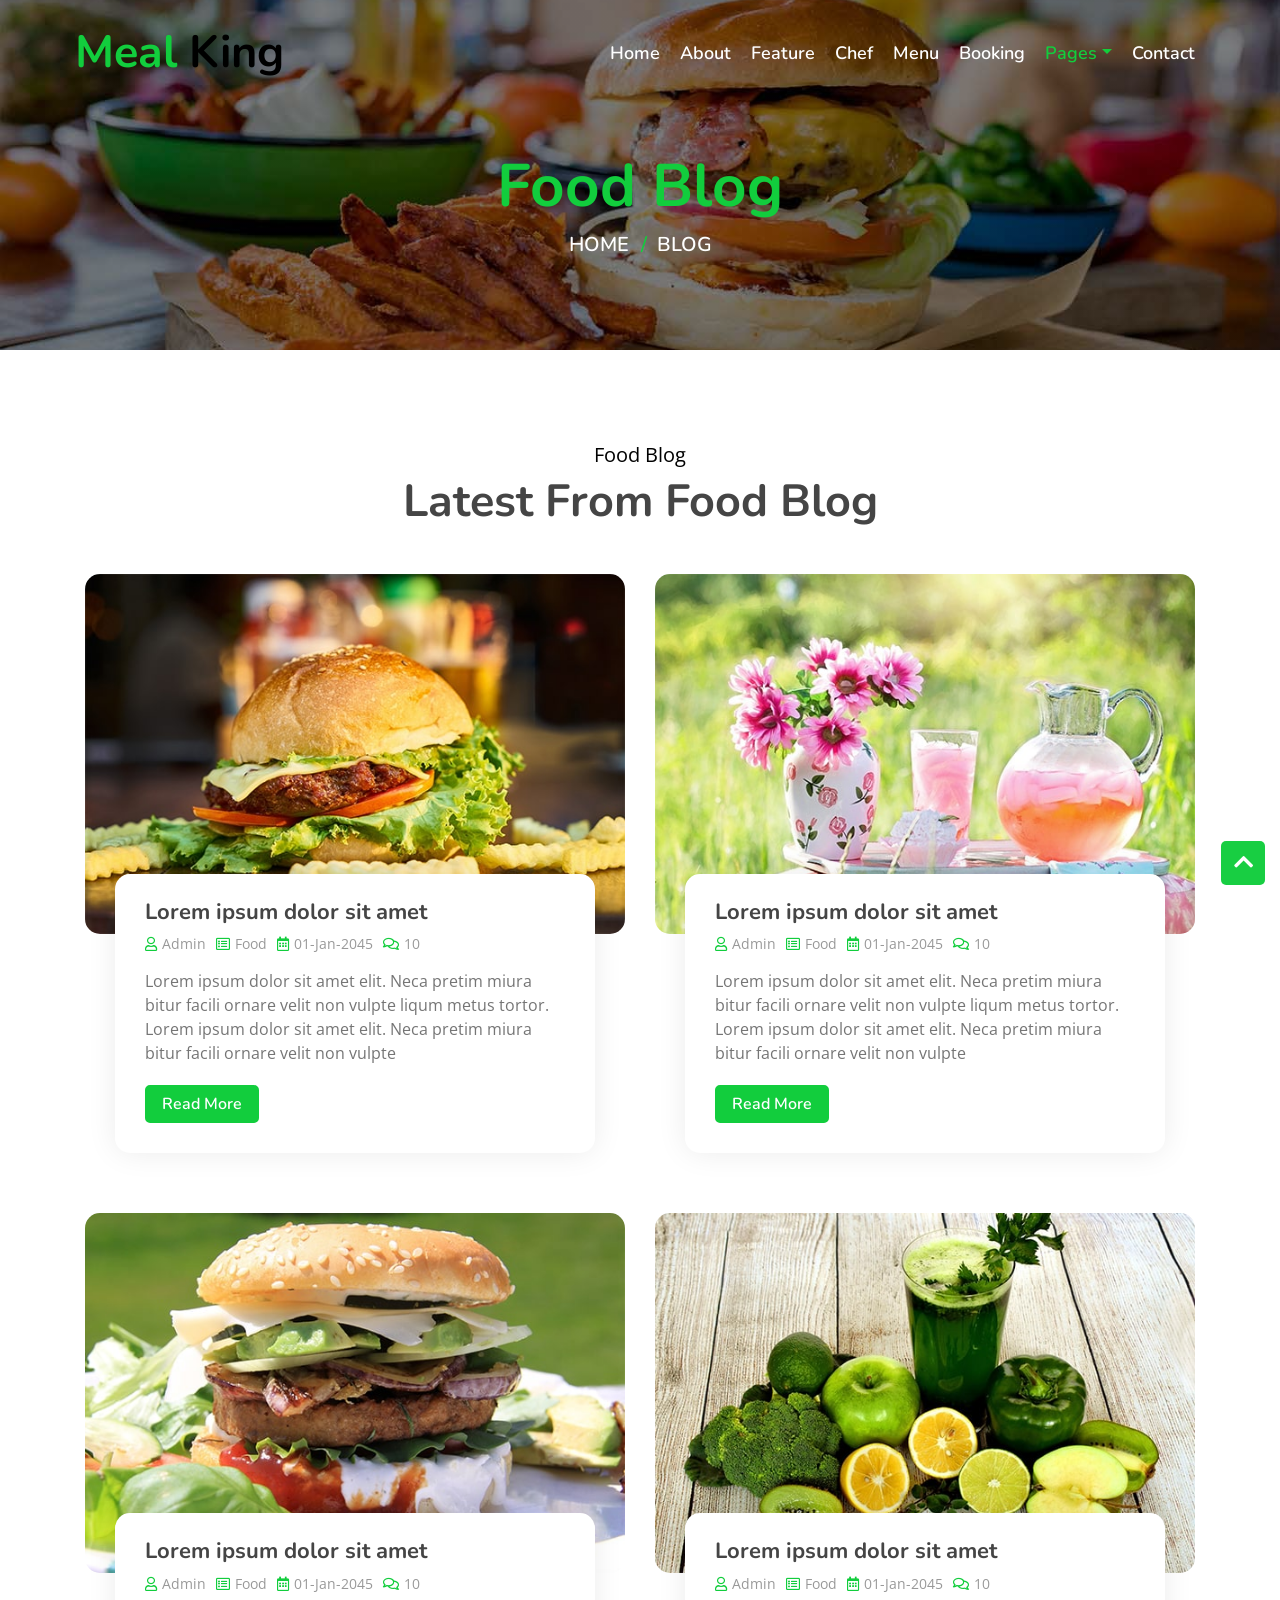
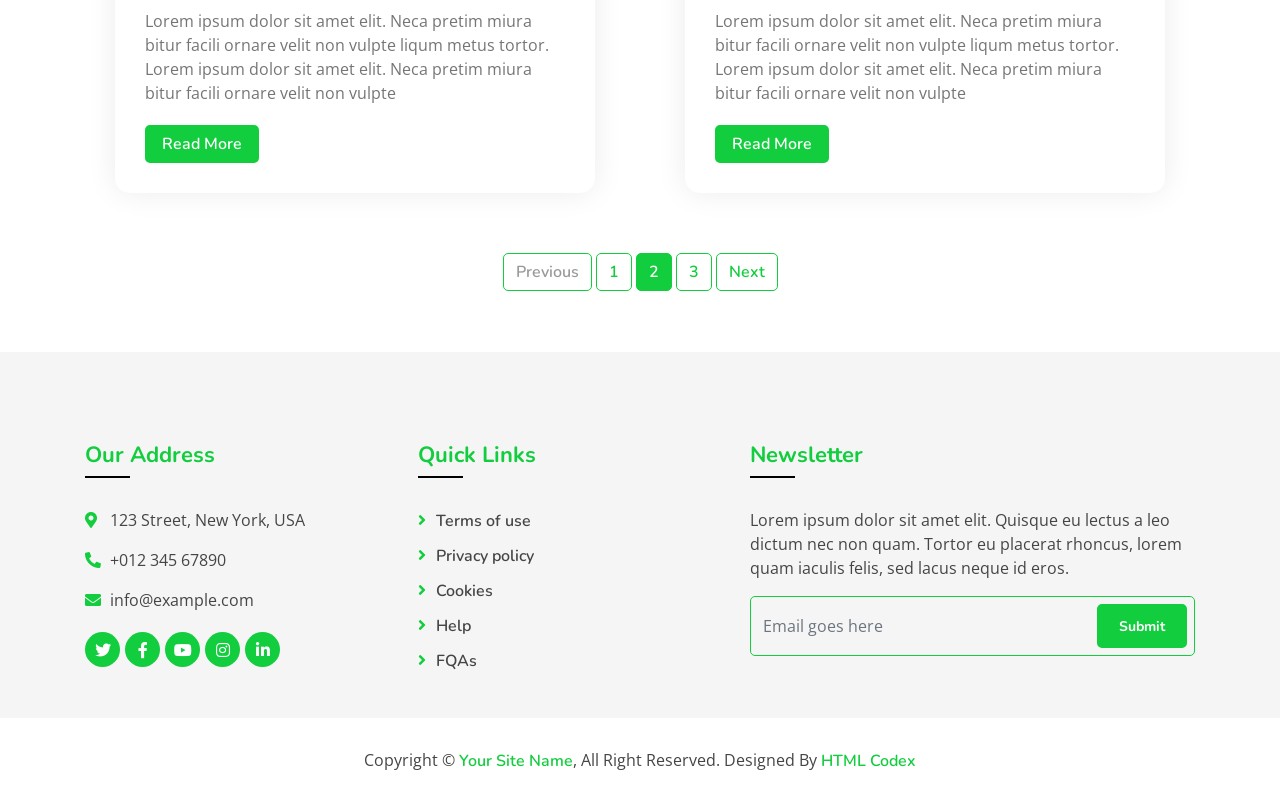
<file: theme/food-website-template/blog.html>
<!DOCTYPE html>
<html lang="en">
    <head>
        <meta charset="utf-8">
        <title>Meal King - Food Website Template</title>
        <meta content="width=device-width, initial-scale=1.0" name="viewport">
        <meta content="Free Website Template" name="keywords">
        <meta content="Free Website Template" name="description">

        <!-- Favicon -->
        <link href="img/favicon.ico" rel="icon">

        <!-- Google Font -->
        <link href="https://fonts.googleapis.com/css?family=Open+Sans:300,400|Nunito:600,700" rel="stylesheet">

        <!-- CSS Libraries -->
        <link href="https://stackpath.bootstrapcdn.com/bootstrap/4.4.1/css/bootstrap.min.css" rel="stylesheet">
        <link href="https://cdnjs.cloudflare.com/ajax/libs/font-awesome/5.10.0/css/all.min.css" rel="stylesheet">
        <link href="lib/animate/animate.min.css" rel="stylesheet">
        <link href="lib/owlcarousel/assets/owl.carousel.min.css" rel="stylesheet">
        <link href="lib/flaticon/font/flaticon.css" rel="stylesheet">
        <link href="lib/tempusdominus/css/tempusdominus-bootstrap-4.min.css" rel="stylesheet" />

        <!-- Template Stylesheet -->
        <link href="css/style.css" rel="stylesheet">
    </head>

    <body>
        <!-- Nav Bar Start -->
        <div class="navbar navbar-expand-lg bg-light navbar-light">
            <div class="container-fluid">
                <a href="index.html" class="navbar-brand">Meal <span>King</span></a>
                <button type="button" class="navbar-toggler" data-toggle="collapse" data-target="#navbarCollapse">
                    <span class="navbar-toggler-icon"></span>
                </button>

                <div class="collapse navbar-collapse justify-content-between" id="navbarCollapse">
                    <div class="navbar-nav ml-auto">
                        <a href="index.html" class="nav-item nav-link">Home</a>
                        <a href="about.html" class="nav-item nav-link">About</a>
                        <a href="feature.html" class="nav-item nav-link">Feature</a>
                        <a href="team.html" class="nav-item nav-link">Chef</a>
                        <a href="menu.html" class="nav-item nav-link">Menu</a>
                        <a href="booking.html" class="nav-item nav-link">Booking</a>
                        <div class="nav-item dropdown">
                            <a href="#" class="nav-link dropdown-toggle active" data-toggle="dropdown">Pages</a>
                            <div class="dropdown-menu">
                                <a href="blog.html" class="dropdown-item">Blog Grid</a>
                                <a href="single.html" class="dropdown-item">Blog Detail</a>
                            </div>
                        </div>
                        <a href="contact.html" class="nav-item nav-link">Contact</a>
                    </div>
                </div>
            </div>
        </div>
        <!-- Nav Bar End -->


        <!-- Page Header Start -->
        <div class="page-header">
            <div class="container">
                <div class="row">
                    <div class="col-12">
                        <h2>Food Blog</h2>
                    </div>
                    <div class="col-12">
                        <a href="">Home</a>
                        <a href="">Blog</a>
                    </div>
                </div>
            </div>
        </div>
        <!-- Page Header End -->


        <!-- Blog Start -->
        <div class="blog">
            <div class="container">
                <div class="section-header text-center">
                    <p>Food Blog</p>
                    <h2>Latest From Food Blog</h2>
                </div>
                <div class="row">
                    <div class="col-md-6">
                        <div class="blog-item">
                            <div class="blog-img">
                                <img src="img/blog-1.jpg" alt="Blog">
                            </div>
                            <div class="blog-content">
                                <h2 class="blog-title">Lorem ipsum dolor sit amet</h2>
                                <div class="blog-meta">
                                    <p><i class="far fa-user"></i>Admin</p>
                                    <p><i class="far fa-list-alt"></i>Food</p>
                                    <p><i class="far fa-calendar-alt"></i>01-Jan-2045</p>
                                    <p><i class="far fa-comments"></i>10</p>
                                </div>
                                <div class="blog-text">
                                    <p>
                                        Lorem ipsum dolor sit amet elit. Neca pretim miura bitur facili ornare velit non vulpte liqum metus tortor. Lorem ipsum dolor sit amet elit. Neca pretim miura bitur facili ornare velit non vulpte
                                    </p>
                                    <a class="btn custom-btn" href="">Read More</a>
                                </div>
                            </div>
                        </div>
                    </div>
                    <div class="col-md-6">
                        <div class="blog-item">
                            <div class="blog-img">
                                <img src="img/blog-2.jpg" alt="Blog">
                            </div>
                            <div class="blog-content">
                                <h2 class="blog-title">Lorem ipsum dolor sit amet</h2>
                                <div class="blog-meta">
                                    <p><i class="far fa-user"></i>Admin</p>
                                    <p><i class="far fa-list-alt"></i>Food</p>
                                    <p><i class="far fa-calendar-alt"></i>01-Jan-2045</p>
                                    <p><i class="far fa-comments"></i>10</p>
                                </div>
                                <div class="blog-text">
                                    <p>
                                        Lorem ipsum dolor sit amet elit. Neca pretim miura bitur facili ornare velit non vulpte liqum metus tortor. Lorem ipsum dolor sit amet elit. Neca pretim miura bitur facili ornare velit non vulpte
                                    </p>
                                    <a class="btn custom-btn" href="">Read More</a>
                                </div>
                            </div>
                        </div>
                    </div>
                    <div class="col-md-6">
                        <div class="blog-item">
                            <div class="blog-img">
                                <img src="img/blog-3.jpg" alt="Blog">
                            </div>
                            <div class="blog-content">
                                <h2 class="blog-title">Lorem ipsum dolor sit amet</h2>
                                <div class="blog-meta">
                                    <p><i class="far fa-user"></i>Admin</p>
                                    <p><i class="far fa-list-alt"></i>Food</p>
                                    <p><i class="far fa-calendar-alt"></i>01-Jan-2045</p>
                                    <p><i class="far fa-comments"></i>10</p>
                                </div>
                                <div class="blog-text">
                                    <p>
                                        Lorem ipsum dolor sit amet elit. Neca pretim miura bitur facili ornare velit non vulpte liqum metus tortor. Lorem ipsum dolor sit amet elit. Neca pretim miura bitur facili ornare velit non vulpte
                                    </p>
                                    <a class="btn custom-btn" href="">Read More</a>
                                </div>
                            </div>
                        </div>
                    </div>
                    <div class="col-md-6">
                        <div class="blog-item">
                            <div class="blog-img">
                                <img src="img/blog-4.jpg" alt="Blog">
                            </div>
                            <div class="blog-content">
                                <h2 class="blog-title">Lorem ipsum dolor sit amet</h2>
                                <div class="blog-meta">
                                    <p><i class="far fa-user"></i>Admin</p>
                                    <p><i class="far fa-list-alt"></i>Food</p>
                                    <p><i class="far fa-calendar-alt"></i>01-Jan-2045</p>
                                    <p><i class="far fa-comments"></i>10</p>
                                </div>
                                <div class="blog-text">
                                    <p>
                                        Lorem ipsum dolor sit amet elit. Neca pretim miura bitur facili ornare velit non vulpte liqum metus tortor. Lorem ipsum dolor sit amet elit. Neca pretim miura bitur facili ornare velit non vulpte
                                    </p>
                                    <a class="btn custom-btn" href="">Read More</a>
                                </div>
                            </div>
                        </div>
                    </div>
                </div>
                <div class="row">
                    <div class="col-12">
                        <ul class="pagination justify-content-center">
                            <li class="page-item disabled"><a class="page-link" href="#">Previous</a></li>
                            <li class="page-item"><a class="page-link" href="#">1</a></li>
                            <li class="page-item active"><a class="page-link" href="#">2</a></li>
                            <li class="page-item"><a class="page-link" href="#">3</a></li>
                            <li class="page-item"><a class="page-link" href="#">Next</a></li>
                        </ul>
                    </div>
                </div>
            </div>
        </div>
        <!-- Blog End -->


        <!-- Footer Start -->
        <div class="footer">
            <div class="container">
                <div class="row">
                    <div class="col-lg-7">
                        <div class="row">
                            <div class="col-md-6">
                                <div class="footer-contact">
                                    <h2>Our Address</h2>
                                    <p><i class="fa fa-map-marker-alt"></i>123 Street, New York, USA</p>
                                    <p><i class="fa fa-phone-alt"></i>+012 345 67890</p>
                                    <p><i class="fa fa-envelope"></i>info@example.com</p>
                                    <div class="footer-social">
                                        <a href=""><i class="fab fa-twitter"></i></a>
                                        <a href=""><i class="fab fa-facebook-f"></i></a>
                                        <a href=""><i class="fab fa-youtube"></i></a>
                                        <a href=""><i class="fab fa-instagram"></i></a>
                                        <a href=""><i class="fab fa-linkedin-in"></i></a>
                                    </div>
                                </div>
                            </div>
                            <div class="col-md-6">
                                <div class="footer-link">
                                    <h2>Quick Links</h2>
                                    <a href="">Terms of use</a>
                                    <a href="">Privacy policy</a>
                                    <a href="">Cookies</a>
                                    <a href="">Help</a>
                                    <a href="">FQAs</a>
                                </div>
                            </div>
                        </div>
                    </div>
                    <div class="col-lg-5">
                        <div class="footer-newsletter">
                            <h2>Newsletter</h2>
                            <p>
                                Lorem ipsum dolor sit amet elit. Quisque eu lectus a leo dictum nec non quam. Tortor eu placerat rhoncus, lorem quam iaculis felis, sed lacus neque id eros.
                            </p>
                            <div class="form">
                                <input class="form-control" placeholder="Email goes here">
                                <button class="btn custom-btn">Submit</button>
                            </div>
                        </div>
                    </div>
                </div>
            </div>
            <div class="copyright">
                <div class="container">
                    <p>Copyright &copy; <a href="#">Your Site Name</a>, All Right Reserved.</p>
                    <p>Designed By <a href="https://htmlcodex.com">HTML Codex</a></p>
                </div>
            </div>
        </div>
        <!-- Footer End -->

        <a href="#" class="back-to-top"><i class="fa fa-chevron-up"></i></a>

        <!-- JavaScript Libraries -->
        <script src="https://code.jquery.com/jquery-3.4.1.min.js"></script>
        <script src="https://stackpath.bootstrapcdn.com/bootstrap/4.4.1/js/bootstrap.bundle.min.js"></script>
        <script src="lib/easing/easing.min.js"></script>
        <script src="lib/owlcarousel/owl.carousel.min.js"></script>
        <script src="lib/tempusdominus/js/moment.min.js"></script>
        <script src="lib/tempusdominus/js/moment-timezone.min.js"></script>
        <script src="lib/tempusdominus/js/tempusdominus-bootstrap-4.min.js"></script>

        <!-- Contact Javascript File -->
        <script src="mail/jqBootstrapValidation.min.js"></script>
        <script src="mail/contact.js"></script>

        <!-- Template Javascript -->
        <script src="js/main.js"></script>
    </body>
</html>
</file>
<file: theme/bootstrap-admin-template-free/css/style.css>
/********** Template CSS **********/
:root {
    --primary: #009CFF;
    --light: #F3F6F9;
    --dark: #191C24;
}

.back-to-top {
    position: fixed;
    display: none;
    right: 45px;
    bottom: 45px;
    z-index: 99;
}


/*** Spinner ***/
#spinner {
    opacity: 0;
    visibility: hidden;
    transition: opacity .5s ease-out, visibility 0s linear .5s;
    z-index: 99999;
}

#spinner.show {
    transition: opacity .5s ease-out, visibility 0s linear 0s;
    visibility: visible;
    opacity: 1;
}


/*** Button ***/
.btn {
    transition: .5s;
}

.btn.btn-primary {
    color: #FFFFFF;
}

.btn-square {
    width: 38px;
    height: 38px;
}

.btn-sm-square {
    width: 32px;
    height: 32px;
}

.btn-lg-square {
    width: 48px;
    height: 48px;
}

.btn-square,
.btn-sm-square,
.btn-lg-square {
    padding: 0;
    display: inline-flex;
    align-items: center;
    justify-content: center;
    font-weight: normal;
    border-radius: 50px;
}


/*** Layout ***/
.sidebar {
    position: fixed;
    top: 0;
    left: 0;
    bottom: 0;
    width: 250px;
    height: 100vh;
    overflow-y: auto;
    background: var(--light);
    transition: 0.5s;
    z-index: 999;
}

.content {
    margin-left: 250px;
    min-height: 100vh;
    background: #FFFFFF;
    transition: 0.5s;
}

@media (min-width: 992px) {
    .sidebar {
        margin-left: 0;
    }

    .sidebar.open {
        margin-left: -250px;
    }

    .content {
        width: calc(100% - 250px);
    }

    .content.open {
        width: 100%;
        margin-left: 0;
    }
}

@media (max-width: 991.98px) {
    .sidebar {
        margin-left: -250px;
    }

    .sidebar.open {
        margin-left: 0;
    }

    .content {
        width: 100%;
        margin-left: 0;
    }
}


/*** Navbar ***/
.sidebar .navbar .navbar-nav .nav-link {
    padding: 7px 20px;
    color: var(--dark);
    font-weight: 500;
    border-left: 3px solid var(--light);
    border-radius: 0 30px 30px 0;
    outline: none;
}

.sidebar .navbar .navbar-nav .nav-link:hover,
.sidebar .navbar .navbar-nav .nav-link.active {
    color: var(--primary);
    background: #FFFFFF;
    border-color: var(--primary);
}

.sidebar .navbar .navbar-nav .nav-link i {
    width: 40px;
    height: 40px;
    display: inline-flex;
    align-items: center;
    justify-content: center;
    background: #FFFFFF;
    border-radius: 40px;
}

.sidebar .navbar .navbar-nav .nav-link:hover i,
.sidebar .navbar .navbar-nav .nav-link.active i {
    background: var(--light);
}

.sidebar .navbar .dropdown-toggle::after {
    position: absolute;
    top: 15px;
    right: 15px;
    border: none;
    content: "\f107";
    font-family: "Font Awesome 5 Free";
    font-weight: 900;
    transition: .5s;
}

.sidebar .navbar .dropdown-toggle[aria-expanded=true]::after {
    transform: rotate(-180deg);
}

.sidebar .navbar .dropdown-item {
    padding-left: 25px;
    border-radius: 0 30px 30px 0;
}

.content .navbar .navbar-nav .nav-link {
    margin-left: 25px;
    padding: 12px 0;
    color: var(--dark);
    outline: none;
}

.content .navbar .navbar-nav .nav-link:hover,
.content .navbar .navbar-nav .nav-link.active {
    color: var(--primary);
}

.content .navbar .sidebar-toggler,
.content .navbar .navbar-nav .nav-link i {
    width: 40px;
    height: 40px;
    display: inline-flex;
    align-items: center;
    justify-content: center;
    background: #FFFFFF;
    border-radius: 40px;
}

.content .navbar .dropdown-toggle::after {
    margin-left: 6px;
    vertical-align: middle;
    border: none;
    content: "\f107";
    font-family: "Font Awesome 5 Free";
    font-weight: 900;
    transition: .5s;
}

.content .navbar .dropdown-toggle[aria-expanded=true]::after {
    transform: rotate(-180deg);
}

@media (max-width: 575.98px) {
    .content .navbar .navbar-nav .nav-link {
        margin-left: 15px;
    }
}


/*** Date Picker ***/
.bootstrap-datetimepicker-widget.bottom {
    top: auto !important;
}

.bootstrap-datetimepicker-widget .table * {
    border-bottom-width: 0px;
}

.bootstrap-datetimepicker-widget .table th {
    font-weight: 500;
}

.bootstrap-datetimepicker-widget.dropdown-menu {
    padding: 10px;
    border-radius: 2px;
}

.bootstrap-datetimepicker-widget table td.active,
.bootstrap-datetimepicker-widget table td.active:hover {
    background: var(--primary);
}

.bootstrap-datetimepicker-widget table td.today::before {
    border-bottom-color: var(--primary);
}


/*** Testimonial ***/
.progress .progress-bar {
    width: 0px;
    transition: 2s;
}


/*** Testimonial ***/
.testimonial-carousel .owl-dots {
    margin-top: 24px;
    display: flex;
    align-items: flex-end;
    justify-content: center;
}

.testimonial-carousel .owl-dot {
    position: relative;
    display: inline-block;
    margin: 0 5px;
    width: 15px;
    height: 15px;
    border: 5px solid var(--primary);
    border-radius: 15px;
    transition: .5s;
}

.testimonial-carousel .owl-dot.active {
    background: var(--dark);
    border-color: var(--primary);
}
</file>
<file: theme/food-website-template/lib/flaticon/font/flaticon.css>
/*
  	Flaticon icon font: Flaticon
  	Creation date: 19/09/2020 16:59
  	*/

@font-face {
  font-family: "Flaticon";
  src: url("./Flaticon.eot");
  src: url("./Flaticon.eot?#iefix") format("embedded-opentype"),
       url("./Flaticon.woff2") format("woff2"),
       url("./Flaticon.woff") format("woff"),
       url("./Flaticon.ttf") format("truetype"),
       url("./Flaticon.svg#Flaticon") format("svg");
  font-weight: normal;
  font-style: normal;
}

@media screen and (-webkit-min-device-pixel-ratio:0) {
  @font-face {
    font-family: "Flaticon";
    src: url("./Flaticon.svg#Flaticon") format("svg");
  }
}

[class^="flaticon-"]:before, [class*=" flaticon-"]:before,
[class^="flaticon-"]:after, [class*=" flaticon-"]:after {
  font-family: Flaticon;
        font-size: 20px;
font-style: normal;
margin-left: 20px;
}

.flaticon-Meal:before { content: "\f100"; }
.flaticon-fast-food:before { content: "\f101"; }
.flaticon-snack:before { content: "\f102"; }
.flaticon-cocktail:before { content: "\f103"; }
.flaticon-vegetable:before { content: "\f104"; }
.flaticon-meat:before { content: "\f105"; }
.flaticon-medal:before { content: "\f106"; }
.flaticon-fruits-and-vegetables:before { content: "\f107"; }
.flaticon-cooking:before { content: "\f108"; }
.flaticon-courier:before { content: "\f109"; }
</file>
<file: theme/food-website-template/css/style.css>
/*******************************/
/********* General CSS *********/
/*******************************/
body {
    color: #757575;
    background: #ffffff;
    font-family: 'open sans', sans-serif;
}

h1,
h2,
h3,
h4,
h5,
h6 {
    color: #454545;
    font-family: 'Nunito', sans-serif;
}

a {
    font-family: 'Nunito', sans-serif;
    font-weight: 600;
    color: #12cd3d;
    transition: .3s;
}

a:hover,
a:active,
a:focus {
    color: #000000;
    outline: none;
    text-decoration: none;
}

.btn.custom-btn {
    padding: 12px 25px;
    font-family: 'Nunito', sans-serif;
    font-size: 16px;
    font-weight: 600;
    color: #ffffff;
    background: #12cd3d;
    border: 2px solid #12cd3d;
    border-radius: 5px;
    transition: .5s;
}

.btn.custom-btn:hover {
    color: #12cd3d;
    background: transparent;
}

.btn.custom-btn:focus,
.form-control:focus,
.custom-select:focus {
    box-shadow: none;
}

.container-fluid {
    max-width: 1366px;
}

.back-to-top {
    position: fixed;
    display: none;
    background: #12cd3d;
    width: 44px;
    height: 44px;
    text-align: center;
    line-height: 1;
    font-size: 22px;
    right: 15px;
    bottom: 15px;
    border-radius: 5px;
    transition: background 0.5s;
    z-index: 9;
}

.back-to-top i {
    color: #ffffff;
    padding-top: 10px;
}

.back-to-top:hover {
    background: #000000;
}

[class^="flaticon-"]:before, [class*=" flaticon-"]:before,
[class^="flaticon-"]:after, [class*=" flaticon-"]:after {
    font-size: inherit;
    margin-left: 0;
}


/**********************************/
/*********** Nav Bar CSS **********/
/**********************************/
.navbar {
    position: relative;
    transition: .5s;
    z-index: 999;
}

.navbar.nav-sticky {
    position: fixed;
    top: 0;
    width: 100%;
    box-shadow: 0 2px 5px rgba(0, 0, 0, .3);
}

.navbar .navbar-brand {
    margin: 0;
    color: #12cd3d;
    font-size: 45px;
    line-height: 0px;
    font-weight: 700;
    font-family: 'Nunito', sans-serif;
    transition: .5s;

}

.navbar .navbar-brand span {
    color: #000000;
}

.navbar .navbar-brand:hover {
    color: #12cd3d;
}

.navbar .navbar-brand:hover span {
    color: #12cd3d;
}

.navbar .navbar-brand img {
    max-width: 100%;
    max-height: 40px;
}

.navbar .dropdown-menu {
    margin-top: 0;
    border: 0;
    border-radius: 0;
    background: #f8f9fa;
}

@media (min-width: 992px) {
    .navbar {
        position: absolute;
        width: 100%;
        padding: 30px 60px;
        background: transparent !important;
        z-index: 9;
    }

    .navbar.nav-sticky {
        padding: 10px 60px;
        background: #ffffff !important;
    }

    .navbar .navbar-brand {
        color: #12cd3d;
    }

    .navbar.nav-sticky .navbar-brand {
        color: #12cd3d;
    }

    .navbar-light .navbar-nav .nav-link,
    .navbar-light .navbar-nav .nav-link:focus {
        padding: 10px 10px 8px 10px;
        font-family: 'Nunito', sans-serif;
        color: #ffffff;
        font-size: 18px;
        font-weight: 600;
    }

    .navbar-light.nav-sticky .navbar-nav .nav-link,
    .navbar-light.nav-sticky .navbar-nav .nav-link:focus {
        color: #666666;
    }

    .navbar-light .navbar-nav .nav-link:hover,
    .navbar-light .navbar-nav .nav-link.active {
        color: #12cd3d;
    }

    .navbar-light.nav-sticky .navbar-nav .nav-link:hover,
    .navbar-light.nav-sticky .navbar-nav .nav-link.active {
        color: #12cd3d;
    }
}

@media (max-width: 991.98px) {
    .navbar {
        padding: 15px;
        background: #ffffff !important;
    }

    .navbar .navbar-brand {
        color: #12cd3d;
    }

    .navbar .navbar-nav {
        margin-top: 15px;
    }

    .navbar a.nav-link {
        padding: 5px;
    }

    .navbar .dropdown-menu {
        box-shadow: none;
    }
}


/*******************************/
/********** Hero CSS ***********/
/*******************************/
.carousel {
    position: relative;
    width: 100%;
    height: 100vh;
    min-height: 400px;
    background: #ffffff;
}

.carousel .container-fluid {
    padding: 0;
}

.carousel .carousel-item {
    position: relative;
    width: 100%;
    height: 100vh;
    display: flex;
    align-items: center;
    justify-content: center;
    flex-direction: column;
}

.carousel .carousel-img {
    position: relative;
    width: 100%;
    height: 100%;
    text-align: right;
    overflow: hidden;
}

.carousel .carousel-img::after {
    position: absolute;
    content: "";
    top: 0;
    right: 0;
    bottom: 0;
    left: 0;
    background: rgba(0, 0, 0, 0.6);
    z-index: 1;
}

.carousel .carousel-img img {
    width: 100%;
    height: 100%;
    object-fit: cover;
}

.carousel .carousel-text {
    position: absolute;
    max-width: 700px;
    height: calc(100vh - 35px);
    display: flex;
    align-items: center;
    justify-content: center;
    flex-direction: column;
    z-index: 2;
}

.carousel .carousel-text h1 {
    text-align: center;
    color: #ffffff;
    font-size: 60px;
    font-weight: 700;
    margin-bottom: 30px;
}

.carousel .carousel-text h1 span {
    color: #12cd3d;
}

.carousel .carousel-text p {
    color: #ffffff;
    text-align: center;
    font-size: 20px;
    margin-bottom: 35px;
}

.carousel .carousel-btn .btn:last-child {
    margin-left: 10px;
    background: #000000;
    border-color: #000000;
}

.carousel .carousel-btn .btn:last-child:hover {
    color: #000000;
    background: transparent;
}

.carousel .animated {
    -webkit-animation-duration: 1s;
    animation-duration: 1s;
}

@media (max-width: 991.98px) {
    .carousel,
    .carousel .carousel-item,
    .carousel .carousel-text {
        height: calc(100vh - 105px);
    }

    .carousel .carousel-text h1 {
        font-size: 35px;
    }

    .carousel .carousel-text p {
        font-size: 16px;
    }

    .carousel .carousel-text .btn {
        padding: 12px 30px;
        font-size: 15px;
        letter-spacing: 0;
    }
}

@media (max-width: 767.98px) {
    .carousel,
    .carousel .carousel-item,
    .carousel .carousel-text {
        height: calc(100vh - 70px);
    }

    .carousel .carousel-text h1 {
        font-size: 30px;
    }

    .carousel .carousel-text .btn {
        padding: 10px 25px;
        font-size: 15px;
        letter-spacing: 0;
    }
}

@media (max-width: 575.98px) {
    .carousel .carousel-text h1 {
        font-size: 25px;
    }

    .carousel .carousel-text .btn {
        padding: 8px 20px;
        font-size: 14px;
        letter-spacing: 0;
    }
}


/*******************************/
/******* Page Header CSS *******/
/*******************************/
.page-header {
    position: relative;
    margin-bottom: 45px;
    padding: 150px 0 90px 0;
    text-align: center;
    background: linear-gradient(rgba(0, 0, 0, .5), rgba(0, 0, 0, .5)), url(../img/page-header.jpg);
    background-position: center;
    background-repeat: no-repeat;
    background-size: cover;
}

.page-header h2 {
    position: relative;
    color: #12cd3d;
    font-size: 60px;
    font-weight: 700;
}

.page-header a {
    position: relative;
    padding: 0 12px;
    font-size: 20px;
    text-transform: uppercase;
    color: #ffffff;
}

.page-header a:hover {
    color: #ffffff;
}

.page-header a::after {
    position: absolute;
    content: "/";
    width: 8px;
    height: 8px;
    top: -1px;
    right: -7px;
    text-align: center;
    color: #12cd3d;
}

.page-header a:last-child::after {
    display: none;
}

@media (max-width: 767.98px) {
    .page-header h2 {
        font-size: 35px;
    }

    .page-header a {
        font-size: 18px;
    }
}


/*******************************/
/******* Section Header ********/
/*******************************/
.section-header {
    position: relative;
    margin-bottom: 45px;
}

.section-header p {
    color: #000000;
    margin-bottom: 5px;
    position: relative;
    font-size: 20px;
}

.section-header h2 {
    margin: 0;
    position: relative;
    font-size: 45px;
    font-weight: 700;
}

@media (max-width: 991.98px) {
    .section-header h2 {
        font-size: 40px;
        font-weight: 600;
    }
}

@media (max-width: 767.98px) {
    .section-header h2 {
        font-size: 35px;
        font-weight: 600;
    }
}

@media (max-width: 575.98px) {
    .section-header h2 {
        font-size: 30px;
        font-weight: 600;
    }
}


/*******************************/
/********* Booking CSS *********/
/*******************************/
.booking {
    position: relative;
    width: 100%;
    margin-bottom: 45px;
    background: rgba(0, 0, 0, .04);
}

.booking .booking-content {
    padding: 45px 0 15px 0;
}

.booking .booking-content .section-header {
    margin-bottom: 30px;
}

.booking .booking-form {
    padding: 60px 30px;
    background: #12cd3d;
}

.booking .booking-form .control-group {
    margin-bottom: 15px;
}

.booking .booking-form .input-group-text {
    position: absolute;
    padding: 0;
    border: none;
    background: none;
    top: 15px;
    right: 15px;
    color: #ffffff;
    font-size: 14px;
}

.booking .booking-form .form-control {
    height: 45px;
    font-size: 14px;
    color: #ffffff;
    padding: 0 15px;
    border-radius: 5px !important;
    border: 1px solid #ffffff;
    background: transparent;
}

.booking .booking-form select.form-control {
    padding: 0 10px;
}

.booking .booking-form .form-control::placeholder {
    color: #ffffff;
    opacity: 1;
}

.booking .booking-form .form-control:-ms-input-placeholder,
.booking .booking-form .form-control::-ms-input-placeholder {
    color: #ffffff;
}

.booking .booking-form .input-group [data-toggle="datetimepicker"] {
    cursor: default;
}

.booking .booking-form .btn.custom-btn {
    width: 100%;
    color: #12cd3d;
    background: #ffffff;
    border: 1px solid #ffffff;
}

.booking .booking-form .btn.custom-btn:hover {
    color: #ffffff;
    background: transparent;
}


/*******************************/
/********** Menu CSS ***********/
/*******************************/
.food {
    position: relative;
    width: 100%;
    padding: 90px 0 60px 0;
    margin: 45px 0;
    background: rgba(0, 0, 0, .04);
}

.food .food-item {
    position: relative;
    width: 100%;
    margin-bottom: 30px;
    padding: 50px 30px 30px;
    text-align: center;
    background: #ffffff;
    border-radius: 15px;
    box-shadow: 0 0 30px rgba(0, 0, 0, .08);
    transition: .3s;
}

.food .food-item:hover {
    box-shadow: none;
}

.food .food-item i {
    position: relative;
    display: inline-block;
    color: #12cd3d;
    font-size: 60px;
    line-height: 60px;
    margin-bottom: 20px;
    transition: .3s;
}

.food .food-item:hover i {
    color: #000000;
}

.food .food-item i::after {
    position: absolute;
    content: "";
    width: calc(100% + 20px);
    height: calc(100% + 20px);
    top: -20px;
    left: -15px;
    border: 3px dotted #12cd3d;
    border-right: transparent;
    border-bottom: transparent;
    border-radius: 100px;
    transition: .3s;
}

.food .food-item:hover i::after {
    border: 3px dotted #000000;
    border-right: transparent;
    border-bottom: transparent;
}

.food .food-item h2 {
    font-size: 30px;
    font-weight: 700;
}

.food .food-item a {
    position: relative;
    font-size: 16px;
}

.food .food-item a::after {
    position: absolute;
    content: "";
    width: 50px;
    height: 1px;
    bottom: 0;
    left: calc(50% - 25px);
    background: #12cd3d;
    transition: .3s;
}

.food .food-item a:hover::after {
    width: 100%;
    left: 0;
    background: #000000;
}



/*******************************/
/********** About CSS **********/
/*******************************/
.about {
    position: relative;
    width: 100%;
    padding: 45px 0;
}

.about .section-header {
    margin-bottom: 30px;
    margin-left: 0;
}

.about .about-img {
    position: relative;
}

.about .about-img img {
    position: relative;
    width: 100%;
    border-radius: 15px;
}

.about .btn-play {
    position: absolute;
    z-index: 1;
    top: 50%;
    left: 50%;
    transform: translateX(-50%) translateY(-50%);
    box-sizing: content-box;
    display: block;
    width: 32px;
    height: 44px;
    border-radius: 50%;
    border: none;
    outline: none;
    padding: 18px 20px 18px 28px;
}

.about .btn-play:before {
    content: "";
    position: absolute;
    z-index: 0;
    left: 50%;
    top: 50%;
    transform: translateX(-50%) translateY(-50%);
    display: block;
    width: 100px;
    height: 100px;
    background: #12cd3d;
    border-radius: 50%;
    animation: pulse-border 1500ms ease-out infinite;
}

.about .btn-play:after {
    content: "";
    position: absolute;
    z-index: 1;
    left: 50%;
    top: 50%;
    transform: translateX(-50%) translateY(-50%);
    display: block;
    width: 100px;
    height: 100px;
    background: #12cd3d;
    border-radius: 50%;
    transition: all 200ms;
}

.about .btn-play img {
    position: relative;
    z-index: 3;
    max-width: 100%;
    width: auto;
    height: auto;
}

.about .btn-play span {
    display: block;
    position: relative;
    z-index: 3;
    width: 0;
    height: 0;
    border-left: 32px solid #ffffff;
    border-top: 22px solid transparent;
    border-bottom: 22px solid transparent;
}

@keyframes pulse-border {
  0% {
    transform: translateX(-50%) translateY(-50%) translateZ(0) scale(1);
    opacity: 1;
  }
  100% {
    transform: translateX(-50%) translateY(-50%) translateZ(0) scale(1.5);
    opacity: 0;
  }
}

#videoModal {
    padding-left: 17px;
}

#videoModal .modal-dialog {
    position: relative;
    max-width: 800px;
    margin: 60px auto 0 auto;
}

#videoModal .modal-body {
    position: relative;
    padding: 0px;
}

#videoModal .close {
    position: absolute;
    width: 30px;
    height: 30px;
    right: 0px;
    top: -30px;
    z-index: 999;
    font-size: 30px;
    font-weight: normal;
    color: #ffffff;
    background: #000000;
    opacity: 1;
}

.about .about-content {
    position: relative;
}

.about .about-text p {
    font-size: 16px;
}

.about .about-text a.btn {
    position: relative;
    margin-top: 15px;
}

@media (max-width: 991.98px) {
    .about .about-img {
        margin-bottom: 30px;
    }
}


/*******************************/
/********* Feature CSS *********/
/*******************************/
.feature {
    position: relative;
    width: 100%;
    padding: 45px 0 0 0;
}

.feature .section-header {
    margin-bottom: 30px;
}

.feature .feature-text {
    position: relative;
    width: 100%;
}

.feature .feature-img {
    border-radius: 15px;
    margin-bottom: 25px;
    overflow: hidden;
}

.feature .feature-img .col-6,
.feature .feature-img .col-12 {
    padding: 0;
    overflow: hidden;
}

.feature .feature-img img {
    width: 100%;
    transition: .3s;
}

.feature .feature-img img:hover {
    transform: scale(1.1);
}

.feature .feature-text .btn {
    width: 100%;
    margin-top: 15px;
    margin-bottom: 45px;
}

.feature .feature-item {
    width: 100%;
    margin-bottom: 45px;
}

.feature .feature-item i {
    position: relative;
    display: block;
    color: #000000;
    font-size: 60px;
    line-height: 60px;
    margin-bottom: 15px;
    background-image: linear-gradient(#000000, #12cd3d);
    -webkit-background-clip: text;
    -webkit-text-fill-color: transparent;
}

.feature .feature-item i::after {
    position: absolute;
    content: "";
    width: 40px;
    height: 40px;
    top: -10px;
    left: 20px;
    background: #12cd3d;
    border-radius: 30px;
    z-index: -1;
}

.feature .feature-item h3 {
    font-size: 22px;
    font-weight: 700;
}


/*******************************/
/*********** Menu CSS **********/
/*******************************/
.menu {
    position: relative;
    padding: 45px 0 15px 0;
}

.menu .menu-tab {
    position: relative;
}

.menu .menu-tab img {
    max-width: 100%;
    border-radius: 15px;
}

.menu .menu-tab .nav.nav-pills .nav-link {
    color: #ffffff;
    background: #12cd3d;
    border-radius: 5px;
    margin: 0 5px;
}

.menu .menu-tab .nav.nav-pills .nav-link:hover,
.menu .menu-tab .nav.nav-pills .nav-link.active {
    color: #ffffff;
    background: #000000;
}

.menu .menu-tab .tab-content {
    padding: 30px 0 0 0;
    background: transparent;
}

.menu .menu-tab .tab-content .container {
    padding: 0;
}

.menu .menu-item {
    position: relative;
    margin-bottom: 30px;
    display: flex;
    align-items: center;
}

.menu .menu-img {
    width: 80px;
    margin-right: 20px;
}

.menu .menu-img img {
    width: 100%;
    border-radius: 100px;
}

.menu .menu-text {
    width: calc(100% - 100px);
}

.menu .menu-text h3 {
    position: relative;
    display: block;
    font-size: 22px;
    font-weight: 700;
}

.menu .menu-text h3::after {
    position: absolute;
    content: "";
    width: 100%;
    height: 0;
    top: 13px;
    left: 0;
    border-top: 2px dotted #cccccc;
    z-index: -1;
}

.menu .menu-text h3 span {
    display: inline-block;
    float: left;
    padding-right: 5px;
    background: #ffffff;
}

.menu .menu-text h3 strong {
    display: inline-block;
    float: right;
    padding-left: 5px;
    color: #12cd3d;
    background: #ffffff;
}

.menu .menu-text p {
    position: relative;
    margin: 5px 0 0 0;
    float: left;
    display: block;
}

@media(max-width: 575.98px) {
    .menu .menu-text p,
    .menu .menu-text h3,
    .menu .menu-text h3 span,
    .menu .menu-text h3 strong {
        display: block;
        float: none;
        padding: 0;
        margin: 0;
    }

    .menu .menu-text h3 {
        font-size: 18px;
        margin-bottom: 0;
    }

    .menu .menu-text h3 span {
        margin-bottom: 3px;
    }

    .menu .menu-text h3::after {
        display: none;
    }
}


/*******************************/
/*********** Team CSS **********/
/*******************************/
.team {
    position: relative;
    width: 100%;
    padding: 45px 0 15px 0;
}

.team .team-item {
    position: relative;
    margin-bottom: 30px;
    background: #ffffff;
}

.team .team-img {
    position: relative;
    border-radius: 15px 15px 0 0;
    overflow: hidden;
}

.team .team-img img {
    position: relative;
    width: 100%;
    margin-top: 15px;
    transform: scale(1.1);
    transition: .3s;
}

.team .team-item:hover img {
    margin-top: 0;
    margin-bottom: 15px;
}

.team .team-social {
    position: absolute;
    width: 100%;
    height: 100%;
    top: 0;
    left: 0;
    display: flex;
    align-items: center;
    justify-content: center;
    transition: .5s;
}

.team .team-social a {
    position: relative;
    margin: 0 3px;
    margin-top: 100px;
    width: 40px;
    height: 40px;
    display: flex;
    align-items: center;
    justify-content: center;
    border-radius: 40px;
    font-size: 16px;
    color: #ffffff;
    background: #12cd3d;
    opacity: 0;
}

.team .team-social a:hover {
    color: #ffffff;
    background: #000000;
}

.team .team-item:hover .team-social {
    background: rgba(256, 256, 256, .5);
}

.team .team-item:hover .team-social a:first-child {
    opacity: 1;
    margin-top: 0;
    transition: .3s 0s;
}

.team .team-item:hover .team-social a:nth-child(2) {
    opacity: 1;
    margin-top: 0;
    transition: .3s .1s;
}

.team .team-item:hover .team-social a:nth-child(3) {
    opacity: 1;
    margin-top: 0;
    transition: .3s .2s;
}

.team .team-item:hover .team-social a:nth-child(4) {
    opacity: 1;
    margin-top: 0;
    transition: .3s .3s;
}

.team .team-text {
    position: relative;
    padding: 25px 15px;
    text-align: center;
    background: #ffffff;
    border: 1px solid rgba(0, 0, 0, .07);
    border-top: none;
    border-radius: 0 0 15px 15px;
}

.team .team-text h2 {
    font-size: 22px;
    font-weight: 700;
}

.team .team-text p {
    margin: 0;
    font-size: 16px;
}


/*******************************/
/******* Testimonial CSS *******/
/*******************************/
.testimonial {
    position: relative;
    width: 100%;
    padding: 90px 0;
    margin: 45px 0;
    background: rgba(0, 0, 0, .04);
}

.testimonial .testimonials-carousel {
    position: relative;
    width: calc(100% + 30px);
    margin: 0 -15px;
}

.testimonial .testimonial-item {
    position: relative;
    margin: 15px;
    padding: 30px;
    display: flex;
    align-items: center;
    justify-content: center;
    flex-direction: column;
    background: #ffffff;
    border-radius: 15px;
    box-shadow: 0 0 15px rgba(0, 0, 0, .08);
    transition: .3s;
    overflow: hidden;
}

.testimonial .testimonial-item:hover {
    box-shadow: none;
}

.testimonial .testimonial-img {
    position: relative;
    width: 100px;
    border-radius: 100px;
    margin-bottom: 20px;
    overflow: hidden;
}

.testimonial .testimonial-img img {
    width: 100%;
    border-radius: 100px;
}

.testimonial .testimonial-item p {
    text-align: center;
    margin-bottom: 10px;
}

.testimonial .testimonial-item h2 {
    position: relative;
    font-size: 18px;
    font-weight: 700;
    margin-bottom: 2px;
}

.testimonial .testimonial-item h3 {
    color: #999999;
    font-size: 16px;
    font-weight: 600;
    margin: 0;
}

.testimonial .owl-dots {
    margin-top: 10px;
    text-align: center;
}

.testimonial .owl-dot {
    display: inline-block;
    margin: 0 5px;
    width: 12px;
    height: 12px;
    border-radius: 50%;
    background: #12cd3d;
}

.testimonial .owl-dot.active {
    background: #000000;
}


/*******************************/
/*********** Blog CSS **********/
/*******************************/
.blog {
    position: relative;
    width: 100%;
    padding: 45px 0 0 0;
}

.blog .blog-item {
    position: relative;
}

.blog .blog-img {
    position: relative;
    width: 100%;
    border-radius: 15px;
    overflow: hidden;
    z-index: 1;
}

.blog .blog-img img {
    width: 100%;
}

.blog .blog-content {
    position: relative;
    width: calc(100% - 60px);
    top: -60px;
    left: 30px;
    padding: 25px 30px 30px 30px;
    background: #ffffff;
    box-shadow: 0 0 30px rgba(0, 0, 0, .08);
    border-radius: 15px;
    z-index: 2;
}

.blog .blog-content h2.blog-title {
    font-size: 22px;
    font-weight: 700;
}

.blog .blog-meta {
    position: relative;
    display: flex;
    flex-wrap: wrap;
    margin-bottom: 15px;
}

.blog .blog-meta p {
    margin: 0 10px 0 0;
    font-size: 14px;
    color: #999999;
}

.blog .blog-meta i {
    color: #12cd3d;
    margin-right: 5px;
}

.blog .blog-meta p:last-child {
    margin: 0;
}

.blog .blog-text {
    position: relative;
}

.blog .blog-text p {
    margin-bottom: 10px;
}

.blog .blog-item a.btn {
    margin-top: 10px;
    padding: 5px 15px;
}

.blog .pagination .page-link {
    color: #12cd3d;
    border-radius: 5px;
    border-color: #12cd3d;
    margin: 0 2px;
}

.blog .pagination .page-link:hover,
.blog .pagination .page-item.active .page-link {
    color: #ffffff;
    background: #12cd3d;
}

.blog .pagination .disabled .page-link {
    color: #999999;
}

@media(max-width: 575.98px){
    .blog .blog-meta p {
        flex: 50%;
        font-size: 13px;
        margin: 0 0 5px 0;
    }
}


/*******************************/
/******* Single Post CSS *******/
/*******************************/
.single {
    position: relative;
    padding: 45px 0;
}

.single .single-content {
    position: relative;
    margin-bottom: 30px;
    overflow: hidden;
}

.single .single-content img {
    margin-bottom: 20px;
    width: 100%;
}

.single .single-tags {
    margin: -5px -5px 41px -5px;
    font-size: 0;
}

.single .single-tags a {
    margin: 5px;
    display: inline-block;
    padding: 7px 15px;
    font-size: 14px;
    font-weight: 400;
    color: #12cd3d;
    border: 1px solid #dddddd;
    border-radius: 5px;
}

.single .single-tags a:hover {
    color: #ffffff;
    background: #12cd3d;
    border-color: #12cd3d;
}

.single .single-bio {
    margin-bottom: 45px;
    padding: 30px;
    background: rgba(0, 0, 0, .04);
    display: flex;
}

.single .single-bio-img {
    width: 100%;
    max-width: 100px;
}

.single .single-bio-img img {
    width: 100%;
    border-radius: 100px;
}

.single .single-bio-text {
    padding-left: 30px;
}

.single .single-bio-text h3 {
    font-size: 20px;
    font-weight: 700;
}

.single .single-bio-text p {
    margin: 0;
}

.single .single-related {
    margin-bottom: 45px;
}

.single .single-related h2 {
    font-size: 30px;
    font-weight: 700;
    margin-bottom: 25px;
}

.single .related-slider {
    position: relative;
    margin: 0 -15px;
    width: calc(100% + 30px);
}

.single .related-slider .post-item {
    margin: 0 15px;
}

.single .post-item {
    display: flex;
    align-items: center;
    margin-bottom: 15px;
}

.single .post-item .post-img {
    width: 100%;
    max-width: 80px;
}

.single .post-item .post-img img {
    width: 100%;
    border-radius: 5px;
}

.single .post-item .post-text {
    padding-left: 15px;
}

.single .post-item .post-text a {
    color: #757575;
    font-size: 17px;
}

.single .post-item .post-text a:hover {
    color: #12cd3d;
}

.single .post-item .post-meta {
    display: flex;
    margin-top: 8px;
}

.single .post-item .post-meta p {
    display: inline-block;
    margin: 0;
    padding: 0 3px;
    font-size: 14px;
    font-weight: 300;
    font-style: italic;
}

.single .post-item .post-meta p a {
    margin-left: 5px;
    color: #999999;
    font-size: 14px;
    font-weight: 300;
    font-style: normal;
}

.single .related-slider .owl-nav {
    position: absolute;
    width: 90px;
    top: -55px;
    right: 15px;
    display: flex;
}

.single .related-slider .owl-nav .owl-prev,
.single .related-slider .owl-nav .owl-next {
    margin-left: 15px;
    width: 30px;
    height: 30px;
    display: flex;
    align-items: center;
    justify-content: center;
    color: #ffffff;
    background: #12cd3d;
    font-size: 16px;
    transition: .3s;
}

.single .related-slider .owl-nav .owl-prev:hover,
.single .related-slider .owl-nav .owl-next:hover {
    color: #ffffff;
    background: #000000;
}

.single .single-comment {
    position: relative;
    margin-bottom: 45px;
}

.single .single-comment h2 {
    font-size: 30px;
    font-weight: 700;
    margin-bottom: 25px;
}

.single .comment-list {
    list-style: none;
    padding: 0;
}

.single .comment-child {
    list-style: none;
}

.single .comment-body {
    display: flex;
    margin-bottom: 30px;
}

.single .comment-img {
    width: 60px;
}

.single .comment-img img {
    width: 100%;
    border-radius: 100px;
}

.single .comment-text {
    padding-left: 15px;
    width: calc(100% - 60px);
}

.single .comment-text h3 {
    font-size: 18px;
    font-weight: 600;
    margin-bottom: 3px;
}

.single .comment-text span {
    display: block;
    font-size: 14px;
    font-weight: 300;
    margin-bottom: 5px;
}

.single .comment-text .btn {
    padding: 3px 10px;
    font-size: 14px;
    color: #454545;
    background: #dddddd;
    border-radius: 5px;
}

.single .comment-text .btn:hover {
    background: #12cd3d;
}

.single .comment-form {
    position: relative;
}

.single .comment-form h2 {
    font-size: 30px;
    font-weight: 700;
    margin-bottom: 25px;
}

.single .comment-form form {
    padding: 30px;
    background: #f3f6ff;
}

.single .comment-form form .form-group:last-child {
    margin: 0;
}

.single .comment-form input,
.single .comment-form textarea {
    border-radius: 5px;
}


/**********************************/
/*********** Sidebar CSS **********/
/**********************************/
.sidebar {
    position: relative;
    width: 100%;
}

@media(max-width: 991.98px) {
    .sidebar {
        margin-top: 45px;
    }
}

.sidebar .sidebar-widget {
    position: relative;
    margin-bottom: 45px;
}

.sidebar .sidebar-widget .widget-title {
    position: relative;
    margin-bottom: 30px;
    padding-bottom: 5px;
    font-size: 25px;
    font-weight: 700;
}

.sidebar .sidebar-widget .widget-title::after {
    position: absolute;
    content: "";
    width: 60px;
    height: 2px;
    bottom: 0;
    left: 0;
    background: #12cd3d;
}

.sidebar .sidebar-widget .search-widget {
    position: relative;
}

.sidebar .search-widget input {
    height: 50px;
    border: 1px solid #dddddd;
    border-radius: 5px;
}

.sidebar .search-widget input:focus {
    box-shadow: none;
}

.sidebar .search-widget .btn {
    position: absolute;
    top: 6px;
    right: 15px;
    height: 40px;
    padding: 0;
    font-size: 25px;
    color: #12cd3d;
    background: none;
    border-radius: 0;
    border: none;
    transition: .3s;
}

.sidebar .search-widget .btn:hover {
    color: #000000;
}

.sidebar .sidebar-widget .recent-post {
    position: relative;
}

.sidebar .sidebar-widget .tab-post {
    position: relative;
}

.sidebar .tab-post .nav.nav-pills .nav-link {
    color: #ffffff;
    background: #12cd3d;
    border-radius: 0;
}

.sidebar .tab-post .nav.nav-pills .nav-link:hover,
.sidebar .tab-post .nav.nav-pills .nav-link.active {
    color: #ffffff;
    background: #000000;
}

.sidebar .tab-post .tab-content {
    padding: 15px 0 0 0;
    background: transparent;
}

.sidebar .tab-post .tab-content .container {
    padding: 0;
}

.sidebar .sidebar-widget .category-widget {
    position: relative;
}

.sidebar .category-widget ul {
    margin: 0;
    padding: 0;
    list-style: none;
}

.sidebar .category-widget ul li {
    margin: 0 0 12px 22px;
}

.sidebar .category-widget ul li:last-child {
    margin-bottom: 0;
}

.sidebar .category-widget ul li a {
    display: inline-block;
    line-height: 23px;
}

.sidebar .category-widget ul li::before {
    position: absolute;
    content: '\f105';
    font-family: 'Font Awesome 5 Free';
    font-weight: 900;
    color: #12cd3d;
    left: 1px;
}

.sidebar .category-widget ul li span {
    display: inline-block;
    float: right;
}

.sidebar .sidebar-widget .tag-widget {
    position: relative;
    margin: -5px -5px;
}

.single .tag-widget a {
    margin: 5px;
    display: inline-block;
    padding: 7px 15px;
    font-size: 14px;
    font-weight: 400;
    color: #12cd3d;
    border: 1px solid #dddddd;
    border-radius: 5px;
}

.single .tag-widget a:hover {
    color: #ffffff;
    background: #12cd3d;
    border-color: #12cd3d;
}

.sidebar .image-widget {
    display: block;
    width: 100%;
    overflow: hidden;
}

.sidebar .image-widget img {
    max-width: 100%;
    transition: .3s;
}

.sidebar .image-widget img:hover {
    transform: scale(1.1);
}


/*******************************/
/********* Contact CSS *********/
/*******************************/
.contact {
    position: relative;
    width: 100%;
    padding: 45px 0 15px 0;
}

.contact .contact-information {
    min-height: 150px;
    margin: 0 0 30px 0;
    padding: 30px 15px 0 15px;
    background: rgba(0, 0, 0, .04);
}

.contact .contact-info {
    position: relative;
    display: flex;
    align-items: center;
    margin-bottom: 30px;
}

.contact .contact-icon {
    position: relative;
    width: 50px;
    height: 50px;
    display: flex;
    align-items: center;
    justify-content: center;
    background: #12cd3d;
    border-radius: 50px;
}

.contact .contact-icon i {
    font-size: 18px;
    color: #ffffff;
}

.contact .contact-text {
    position: relative;
    width: calc(100% - 50px);
    display: flex;
    flex-direction: column;
    padding-left: 15px;
}

.contact .contact-text h3 {
    font-size: 18px;
    font-weight: 700;
    color: #000000;
}

.contact .contact-text p {
    margin: 0;
    font-size: 16px;
    color: #454545;
}

.contact .contact-social a {
    margin-right: 10px;
    font-size: 18px;
    color: #12cd3d;
}

.contact .contact-social a:hover {
    color: #000000;
}

.contact .contact-form iframe {
    width: 100%;
    height: 380px;
    border-radius: 15px;
    margin-bottom: 25px;
}

.contact .contact-form input {
    padding: 15px;
    background: none;
    border-radius: 5px;
    border: 1px solid rgba(0, 0, 0, .1);
}

.contact .contact-form textarea {
    height: 150px;
    padding: 8px 15px;
    background: none;
    border-radius: 5px;
    border: 1px solid rgba(0, 0, 0, .1);
}

.contact .help-block ul {
    margin: 0;
    padding: 0;
    list-style-type: none;
}


/*******************************/
/********* Footer CSS **********/
/*******************************/
.footer {
    position: relative;
    margin-top: 45px;
    padding-top: 90px;
    background: rgba(0, 0, 0, .04);
}

.footer .footer-contact,
.footer .footer-link,
.footer .footer-newsletter {
    position: relative;
    margin-bottom: 45px;
    color: #454545;
}

.footer .footer-contact h2,
.footer .footer-link h2,
.footer .footer-newsletter h2 {
    position: relative;
    margin-bottom: 30px;
    padding-bottom: 10px;
    font-size: 22px;
    font-weight: 700;
    color: #12cd3d;
}

.footer .footer-contact h2::after,
.footer .footer-link h2::after,
.footer .footer-newsletter h2::after {
    position: absolute;
    content: "";
    width: 45px;
    height: 2px;
    bottom: 0;
    left: 0;
    background: #000000;
}

.footer .footer-link a {
    display: block;
    margin-bottom: 10px;
    color: #454545;
    transition: .3s;
}

.footer .footer-link a::before {
    position: relative;
    content: "\f105";
    font-family: "Font Awesome 5 Free";
    font-weight: 900;
    margin-right: 10px;
    color: #12cd3d;
}

.footer .footer-link a:hover {
    color: #12cd3d;
    letter-spacing: 1px;
}

.footer .footer-contact p i {
    width: 25px;
    color: #12cd3d;
}

.footer .footer-social {
    position: relative;
    margin-top: 20px;
    display: flex;
}

.footer .footer-social a {
    display: inline-block;
    margin-right: 5px;
    width: 35px;
    height: 35px;
    display: flex;
    align-items: center;
    justify-content: center;
    background: #12cd3d;
    border-radius: 35px;
    font-size: 16px;
    color: #ffffff;
}

.footer .footer-social a:hover {
    background: #000000;
}

.footer .footer-social a:last-child {
    margin: 0;
}

.footer .footer-newsletter .form {
    position: relative;
    width: 100%;
}

.footer .footer-newsletter input {
    height: 60px;
    background: transparent;
    border: 1px solid #12cd3d;
    border-radius: 5px;
}

.footer .footer-newsletter .btn {
    position: absolute;
    top: 8px;
    right: 8px;
    height: 44px;
    padding: 8px 20px;
    font-size: 14px;
    font-weight: 700;
}

.footer .copyright {
    position: relative;
    width: 100%;
    padding: 30px 0;
    text-align: center;
    background: #ffffff;
}

.footer .copyright p {
    margin: 0;
    display: inline-block;
    color: #454545;
}

.footer .copyright p a {
    color: #12cd3d;
}

.footer .copyright p a:hover {
    color: #000000;
}
</file>
